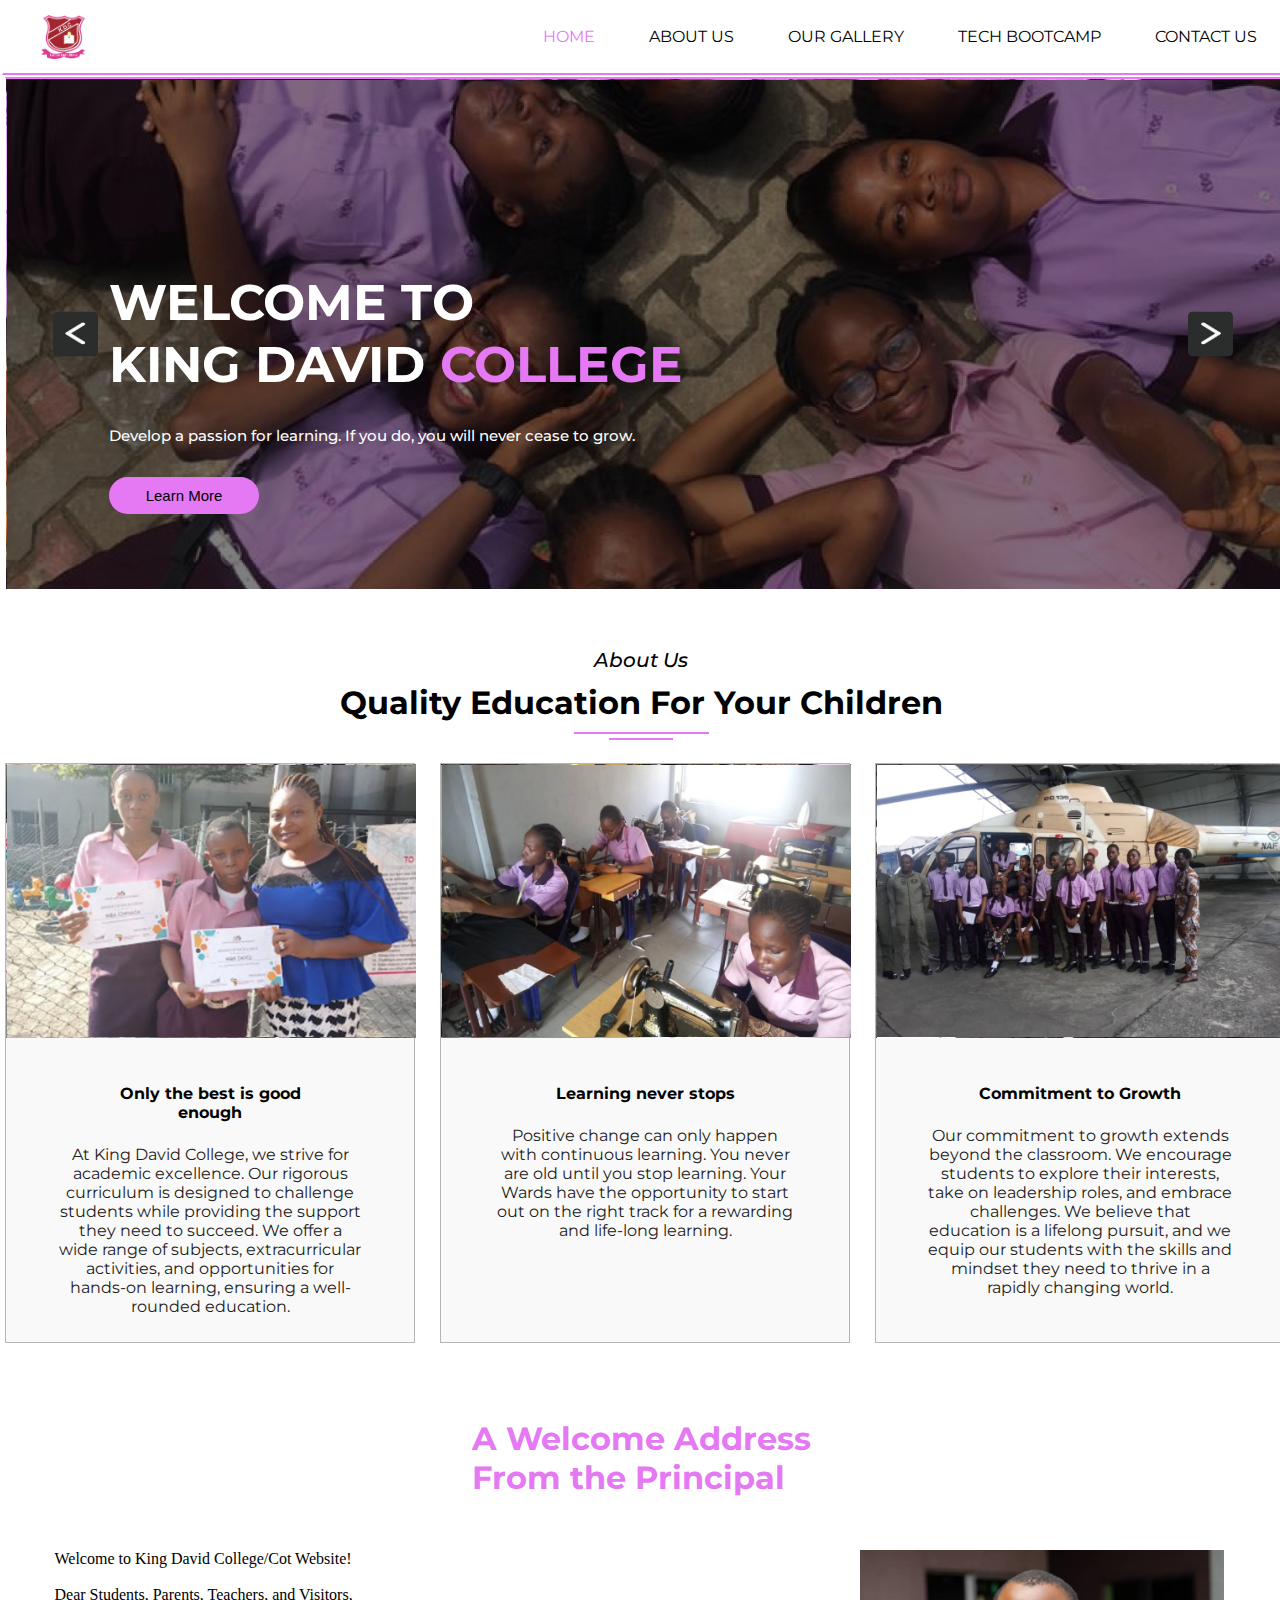
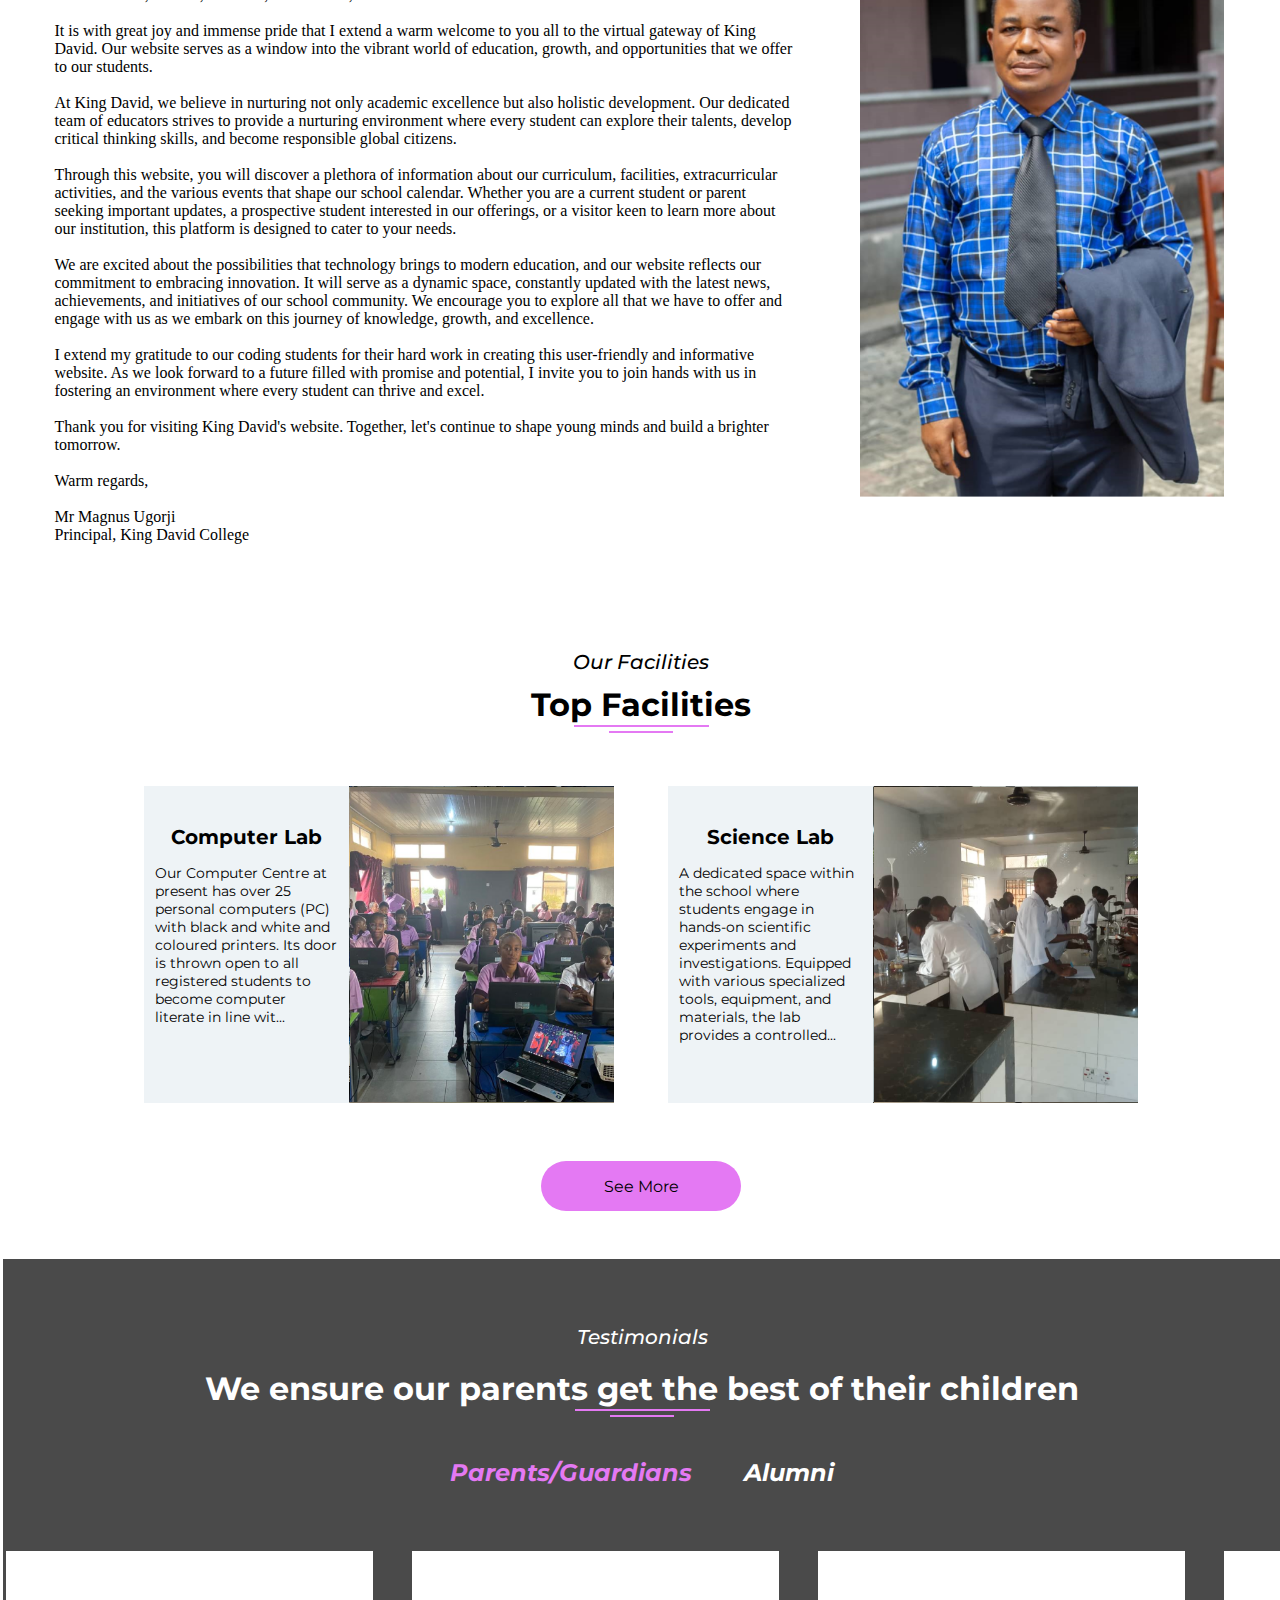
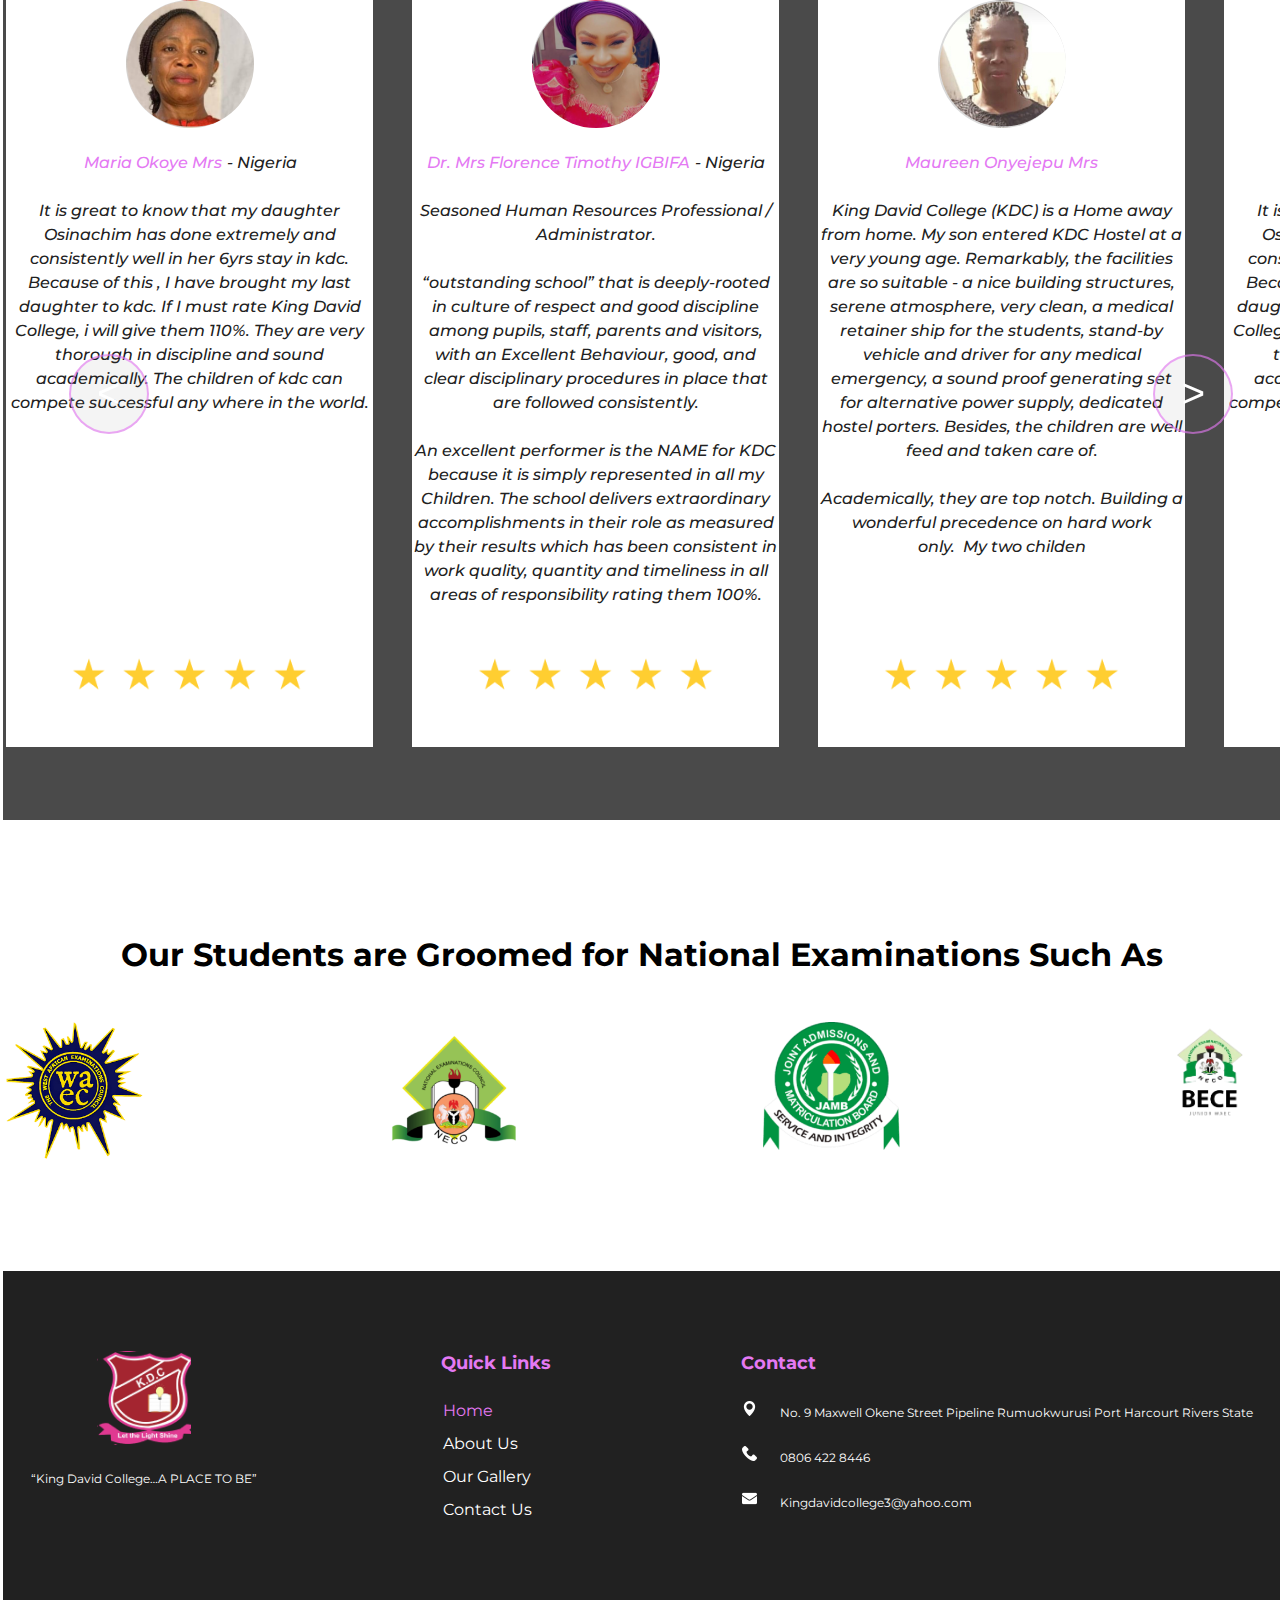
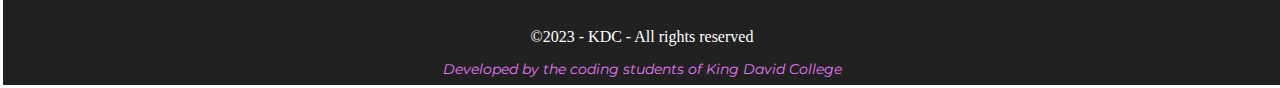
<file: index.html>
<!DOCTYPE html>
<html lang="en">

<head>
  <meta charset="UTF-8" />
  <meta name="viewport" content="width=device-width, initial-scale=1.0" />
  <link rel="stylesheet" href="./styles.css" />
  <link href="https://fonts.googleapis.com/css?family=Montserrat:400,500,700,900|Ubuntu:400,500,700" rel="stylesheet" />
  <title>King David College</title>
  <link rel="shortcut icon" href="./Resources/kdc bag.png" type="image/x-icon">
</head>

<body id="root">
  <div class="sandwichmenu">
    <button id="close"></button>
    <ul>
      <a href="./index.html"><li>Home</li></a>
      <a href="./AboutUsCollege/index.html"><li>About Us</li></a>
      <a href="./Bootcamp/index.html"><li>Tech Bootcamp</li></a>
      <a href="./Gallery/index.html"><li>Our Gallery</li></a>
      <a href="./ContactUs/index.html"><li>Contact Us</li></a>
      
    </ul>
  </div>
  <nav>
    <img src="./Resources/kdc bag.png" onclick="logoClick()">
    <ul>
      <a href="./index.html">
        <li>HOME</li>
      </a>
      <a href="./AboutUsCollege/index.html">
        <li>ABOUT US</li>
      </a>
      <a href="./Gallery/index.html">
        <li>OUR GALLERY</li>
      </a>
      <a href="./Bootcamp/index.html">
        <li>TECH BOOTCAMP</li>
      </a>
      <a href="./ContactUs/index.html">
        <li>CONTACT US</li>
      </a>
    </ul>
    <button id="sandwichbutton"></button>
  </nav>
  <main>
    <div class="slidercontainer">
      <div class="sliderwrapper">
        <button id='left' class="arrow"><img src="./Resources/arrowleft.png" alt=""></button>
        <button id='right' class="arrow"><img src="./Resources/arrowright.png" alt=""></button>
        <div class='slider' id="sliderid">

          <div id="slide1" class='slides'>
            <div class='overlay'>
              <h1>
                WELCOME TO <br />
                KING DAVID<span> COLLEGE</span>
              </h1>
              <p>
                Develop a passion for learning. If you do, you will never
                cease to grow.
              </p>
              <a href="./AboutUsCollege/index.html"><button>Learn More</button></a>
            </div>
          </div>
          <div id="slide2" class='slides'>
            <div class='overlay'>
              <h1>
                WELCOME TO <br />
                KING DAVID<span> COT</span>
              </h1>
              <p>
                Develop a passion for learning. If you do, you will never
                cease to grow.
              </p>
              <a href="./AboutUsCot/index.html"><button>Learn More</button></a>
            </div>
          </div>
          <div id="slide3" class="slides">
            <div class='overlay'>
              <h1>
                LEARN CODING<span> SKILLS</span>
              </h1>
              <p>
                Develop a passion for learning. If you do, you will never
                cease to grow.
              </p>
              <a href="./Bootcamp/index.html"><button>Learn More</button></a>
            </div>
          </div>
        </div>
      </div>
    </div>
    <section class="aboutus">
      <h6>About Us</h6>
      <h2>Quality Education For Your Children</h2>
      <div class="longline"></div>
      <div class="shortline"></div>
      <div class="mothercard">
        <div class="card">
          <div id="cardimage1"></div>
          <h6>Only the best is good<br>enough</h6>
          <p>At King David College, we strive for academic excellence. Our rigorous curriculum is designed to challenge
            students while providing the support they need to succeed. We offer a wide range of subjects,
            extracurricular activities, and opportunities for hands-on learning, ensuring a well-rounded education.</p>
        </div>
        <div class="card">
          <div id="cardimage2"></div>
          <h6>Learning never stops</h6>
          <p>Positive change can only happen with continuous learning. You never are old until you stop learning. Your
            Wards have the opportunity to start out on the right track for a rewarding and life-long learning.</p>
        </div>
        <div class="card">
          <div id="cardimage3"></div>
          <h6>Commitment to Growth</h6>
          <p>Our commitment to growth extends beyond the classroom. We encourage students to explore their interests,
            take on leadership roles, and embrace challenges. We believe that education is a lifelong pursuit, and we
            equip our students with the skills and mindset they need to thrive in a rapidly changing world.
          </p>
        </div>
      </div>
      </div>
    </section>
    <section id="WelcomeAddress">
      <h2>A Welcome Address<br>From the Principal</h2>
      <div id="flex">
        <article>
          Welcome to King David College/Cot Website! <br><br>

          Dear Students, Parents, Teachers, and Visitors,<br><br>

          It is with great joy and immense pride that I extend a warm welcome to you all to the virtual gateway of King
          David. Our website serves as a window into the vibrant world of education, growth, and opportunities that we
          offer to our students.<br><br>

          At King David, we believe in nurturing not only academic excellence but also holistic development. Our
          dedicated team of educators strives to provide a nurturing environment where every student can explore their
          talents, develop critical thinking skills, and become responsible global citizens.<br><br>

          Through this website, you will discover a plethora of information about our curriculum, facilities,
          extracurricular activities, and the various events that shape our school calendar. Whether you are a current
          student or parent seeking important updates, a prospective student interested in our offerings, or a visitor
          keen to learn more about our institution, this platform is designed to cater to your needs.<br><br>

          We are excited about the possibilities that technology brings to modern education, and our website reflects
          our commitment to embracing innovation. It will serve as a dynamic space, constantly updated with the latest
          news, achievements, and initiatives of our school community. We encourage you to explore all that we have to
          offer and engage with us as we embark on this journey of knowledge, growth, and excellence.<br><br>

          I extend my gratitude to our coding students for their hard work in creating this user-friendly and
          informative website. As we look forward to a future filled with promise and potential, I invite you to join
          hands with us in fostering an environment where every student can thrive and excel.<br><br>

          Thank you for visiting King David's website. Together, let's continue to shape young minds and build a
          brighter tomorrow.<br><br>

          Warm regards,<br><br>

          Mr Magnus Ugorji<br>
          Principal, King David College
        </article>
        <img src="./Resources/principal.png">
      </div>
    </section>
    <section id="facilities">
      <h6>Our Facilities</h6>
      <h3>Top Facilities</h3>
      <div class="longline"></div>
      <div class="shortline"></div>
      <div class="motherlab">
        <div class="labcard">
          <div class="labcardtextbox">
            <p>Computer Lab</p>
            <article>Our Computer Centre at present has over 25 personal computers (PC) with black and white and
              coloured printers. Its door is thrown open to all registered students to become computer literate in line
              wit...</article>
          </div>
          <div class="computerlab">
          </div>
        </div>
        <div class="labcard">
          <div class="labcardtextbox">
            <p> Science Lab</p>
            <article>A  dedicated space within the school where students engage in hands-on scientific experiments and investigations. Equipped with various specialized tools, equipment, and materials, the lab provides a controlled...</article>
          </div>
          <div class="sciencelab"></div>
        </div>
      </div>
      <a href="./Facilities/index.html"><button>See More</button></a>
    </section>
    <section id="Testimonials">
      <p>Testimonials</p>
      <h3>We ensure our parents get the best of their children</h3>
      <div class="longline"></div>
      <div class="shortline"></div>
      <ul>
        <li id='parentsbutton'>Parents/Guardians</li>
        <li id="alumnibutton">Alumni</li>
      </ul>
      <div class="testimonialswrapper">
        <div class="MTestimonialcardswrapper">
          <button id="testleft" class = 'testbuttons'><</button>
          <button id="testright" class = 'testbuttons'>></button>
          <div class="MTestimonialcards">
          <div class="Testimonialcard">
            <div class="circle" id="parent1"></div>
            <p id="comment"><span>Maria Okoye Mrs</span> - Nigeria <br><br> It is great to know that my daughter
              Osinachim
              has done extremely and consistently well in her 6yrs stay in kdc. Because of this , I have brought my last
              daughter to kdc. If I must rate King David College, i will give them 110%. They are very thorough in
              discipline and sound academically. The children of kdc can compete successful any where in the world.</p>
            <img src="./Resources/Stars.png">
          </div>
          <div class="Testimonialcard">
            <div class="circle" id="parent2"></div>
            <p id="comment"><span>Dr. Mrs Florence Timothy IGBIFA</span> - Nigeria <br><br> Seasoned Human Resources
              Professional / Administrator. <br><br> “outstanding school” that is deeply-rooted in culture of respect and good
              discipline among pupils, staff, parents and visitors, with an Excellent Behaviour, good, and clear
              disciplinary procedures in place that are followed consistently. <br><br> An excellent performer is the NAME for
              KDC
              because it is simply represented in all my Children. The school delivers extraordinary accomplishments in
              their role as measured by their results which has been consistent in work quality, quantity and timeliness
              in all areas of responsibility rating them 100%.</p>
            <img src="./Resources/Stars.png">
          </div>
          <div class="Testimonialcard">
            <div class="circle" id="parent3"></div>
            <p id="comment"><span>Maureen Onyejepu Mrs</span><br><br> 

              King David College (KDC) is a Home away from home.   My son entered KDC Hostel at a very young age.  Remarkably,  the facilities are so suitable - a nice building structures, serene atmosphere, very clean, a medical retainer ship for the students, stand-by vehicle and driver for any medical emergency, a sound proof generating set for alternative power supply, dedicated hostel porters.  Besides, the children are well feed and taken care of.
              
             <br><br> Academically, they are top notch.  Building a wonderful precedence on hard work only.  My two childen</p>
            <img src="./Resources/Stars.png">
          </div>
          <div class="Testimonialcard">
            <div class="circle" id="parent1"></div>
            <p id="comment"><span>Maria Okoye Mrs</span> - Nigeria <br><br> It is great to know that my daughter
              Osinachim
              has done extremely and consistently well in her 6yrs stay in kdc. Because of this , I have brought my last
              daughter to kdc. If I must rate King David College, i will give them 110%. They are very thorough in
              discipline and sound academically. The children of kdc can compete successful any where in the world.</p>
            <img src="./Resources/Stars.png">
          </div>
        </div>
      </div>
      <div class="MTestimonialcardswrapper">
        <button id="testleft2" class = 'testbuttons'><</button>
          <button id="testright2" class = 'testbuttons'>></button>
        <div class="MTestimonialcards">
          <div class="Testimonialcard">
            <div class="circle" id="alum1"></div>
            <p id="comment"><span>Chimdi Alexis Onyekesi.</span><br><br><strong> Ex-student King David College, 2010 graduating
              class. <br> Profession: Medical Doctor</strong><br><br> Rating - 10/10. King David College instilled the right values and
              confidence that propelled my growth in my career and in life. As our motto says; "let the light shine,"
              I'm
              doing just that as an alumnus of this great school.</p>
            <img src="./Resources/Stars.png">
          </div>
          <div class="Testimonialcard">
            <div class="circle" id="alum2"></div>
            <p id="comment"><span>Asanwana Senior Asanwana (LL.B, BL, LL.M)</span><br><br><strong>  Legal Practitioner (Currently a Legal Officer with one of the major oil marketers in Nigeria) <br> Area of specialization, Oil and Gas, Energy Law & Maritime Law. <br> Senior Prefect, graduation set of 2009/2010</strong><br><br> I rate KDC my Alma mater a 10/10 as the solid foundations that were laid guided me and shaped my path in life into becoming a beacon of shining light.</p>
            <img src="./Resources/Stars.png">
          </div>
          <div class="Testimonialcard">
            <div class="circle" id="alum3"></div>
            <p id="comment"><span> Elekwachi Godselect B.MLS,AMLSCN,MPH,MSC,HCPC</span> <br><br><strong>( Biomedical scientist, Chemical pathologist, public health expert) <br> Ex student King David College</strong> <br><br> Rating - 100 % Character and in learning</p>
            <img src="./Resources/Stars.png">
          </div>
        </div>
        </div>
      </div>
    </section>
    <section id="Exams">
      <h3>Our Students are Groomed for National Examinations Such As</h3>
      <div class="examlogos">
        <div class="logo" id="logo1"></div>
        <div class="logo" id="logo2"></div>
        <div class="logo" id="logo3"></div>
        <div class="logo" id="logo4"></div>
      </div>
    </section>
    <footer>
      <div class="links">
        <div class="badge" onclick="logoClick()">
          <div class="img"></div>
          <p>“King David College…A PLACE TO BE”</p>
        </div>
        <div class="quicklinks">
          <h3>Quick Links</h3>
          <ul>
            <li><a href="./index.html">Home</a></li>
            <li><a href="./AboutUsCollege/index.html">About Us</a></li>
            <li><a href="./Gallery/index.html">Our Gallery</a></li>
            <li><a href="./ContactUs/index.html">Contact Us</a></li>
          </ul>

        </div>
        <div class="contact">
          <h3>Contact </h3>
          <div class="location">
            <img src="./Resources/location-pin 1.png">
            <p>No. 9 Maxwell Okene Street Pipeline Rumuokwurusi Port Harcourt Rivers State</p>
          </div>
          <div class="contact">
            <img src="./Resources/phone-call 1.png">
            <p>0806 422 8446</p>
          </div>
          <div class="email">
            <img src="./Resources/email (1) 1.png">
            <p>Kingdavidcollege3@yahoo.com</p>
          </div>
        </div>
      </div>
      <p class="copyright">©2023 - KDC - All rights reserved</p>
      <p class="developers">Developed by the coding students of King David College</p>
    </footer>
  </main>
</body>
<script type="text/javascript">
  const logoClick = () => {
    window.open('./index.html', '_self')
  }

  if (screen.width <= 1275) {
    document.getElementById('root').style.width = `${screen.width}px`
  }

  document.getElementById('sandwichbutton').addEventListener('click', () => {
    document.getElementsByClassName('sandwichmenu')[0].classList.toggle('active')
  })
  document.getElementById('close').addEventListener('click', () => {
    document.getElementsByClassName('sandwichmenu')[0].classList.toggle('active')
  })
  document.addEventListener('click', ({target}) => {
    if(target != document.getElementById('sandwichbutton') && !document.getElementsByClassName('sandwichmenu')[0].contains(target)) {
      document.getElementsByClassName('sandwichmenu')[0].classList.remove('active')
    }
  })

  let navIcons = document.getElementsByTagName('a')
    for (let i = 0; i < navIcons.length; i++) {
        if (navIcons[i].getAttribute('href') === './index.html') {
            navIcons[i].style.color = '#E479F3'
            if (navIcons[i].children[0]) {
              navIcons[i].children[0].style.color = '#E479F3'
            }
        }
    }

  let sliderIndex = 0
  let sliderIndexLeft = 1

  const slider = document.getElementById('sliderid')
  let sliderClone = slider.cloneNode(true)

  const testimonialSlider = document.getElementsByClassName('testimonialswrapper')[0]
  document.getElementById("right").addEventListener("click", () => {
    if ((slider.children.length - 1) * slider.clientWidth <= slider.scrollLeft) {
      const first = slider.children[sliderIndex].cloneNode(true)
      slider.appendChild(first)
      sliderIndex++
    }
    document.getElementById("sliderid").scrollBy({
      top: 0,
      left: screen.width,
      scrollBehavior: "smooth"
    })
    console.log(slider.scrollLeft)

  })

  document.getElementById("left").addEventListener("click", () => {
    if (slider.scrollLeft < 100) {
      const last = sliderClone.children[sliderClone.children.length - sliderIndexLeft].cloneNode(true)
      slider.prepend(last)
      sliderIndexLeft >= sliderClone.children.length ? sliderIndexLeft = 1 : sliderIndexLeft++
    }
    document.getElementById("sliderid").scrollBy({
      top: 0,
      left: -screen.width,
      scrollBehavior: "smooth"
    })
  })

  if (testimonialSlider.scrollLeft < testimonialSlider.clientWidth) {
    document.getElementById('parentsbutton').style.color = '#E479F3'
    document.getElementById('alumnibutton').style.color = '#ffffff'
  }

  document.getElementById('parentsbutton').addEventListener('click', () => {
    testimonialSlider.scrollLeft = 0
  })

  document.getElementById('alumnibutton').addEventListener('click', () => {
    testimonialSlider.scrollLeft = testimonialSlider.clientWidth
  })

  testimonialSlider.addEventListener('scroll', () => {
    if (testimonialSlider.scrollLeft >= testimonialSlider.clientWidth) {
      document.getElementById('parentsbutton').style.color = '#ffffff'
      document.getElementById('alumnibutton').style.color = '#E479F3'
    } else {
      document.getElementById('parentsbutton').style.color = '#E479F3'
      document.getElementById('alumnibutton').style.color = '#ffffff'
    }
  })

  let carouselFocus = false
  slider.addEventListener('mouseenter', ()=>{
    carouselFocus = true
  })
  slider.addEventListener('mouseleave', ()=>{
    carouselFocus = false
  })

  setInterval(() => {
    if (!carouselFocus && !document.getElementsByClassName('sandwichmenu')[0].classList.contains('active')) {
      document.getElementById('right').click()
    }
  }, 5000)

  for (let i = 0; i < 2; i++) {
    if (document.getElementsByClassName('MTestimonialcards')[i].children.length < 4) {
      document.getElementsByClassName('MTestimonialcards')[i].style.justifyContent = 'center'
    }
  }

  let buttonRightFocus = false
  let buttonRightFocus2 = false
  let buttonLeftFocus = false
  let buttonLeftFocus2 = false
  document.getElementById('testright').addEventListener('mouseover', () => {
    buttonRightFocus = true
  })
  document.getElementById('testright2').addEventListener('mouseover', () => {
    buttonRightFocus2 = true
  })
  document.getElementById('testright').addEventListener('mouseleave', () => {
    buttonRightFocus = false
  })
  document.getElementById('testright2').addEventListener('mouseleave', () => {
    buttonRightFocus2 = false
  })

  document.getElementById('testleft').addEventListener('mouseover', () => {
    buttonLeftFocus = true
  })
  document.getElementById('testleft2').addEventListener('mouseover', () => {
    buttonLeftFocus2 = true
  })
  document.getElementById('testleft').addEventListener('mouseleave', () => {
    buttonLeftFocus = false
  })
  document.getElementById('testleft2').addEventListener('mouseleave', () => {
    buttonLeftFocus2 = false
  })

  setInterval(()=>{
    if(buttonRightFocus) {
      document.getElementsByClassName('MTestimonialcards')[0].scrollLeft = document.getElementsByClassName('MTestimonialcards')[0].scrollLeft + 10
      document.getElementById('testright').style.backgroundColor = '#4a4a4a'
    } else {
      document.getElementById('testright').style.backgroundColor = '#4a4a4a10'
    }
    if(buttonRightFocus2) {
      document.getElementsByClassName('MTestimonialcards')[1].scrollLeft = document.getElementsByClassName('MTestimonialcards')[1].scrollLeft + 10
      document.getElementById('testright2').style.backgroundColor = '#4a4a4a'
    } else {
      document.getElementById('testright2').style.backgroundColor = '#4a4a4a10'
    }

    if(buttonLeftFocus) {
      document.getElementsByClassName('MTestimonialcards')[0].scrollLeft = document.getElementsByClassName('MTestimonialcards')[0].scrollLeft - 10
      document.getElementById('testleft').style.backgroundColor = '#4a4a4a'
    } else {
      document.getElementById('testleft').style.backgroundColor = '#4a4a4a10'
    }
    if(buttonLeftFocus2) {
      document.getElementsByClassName('MTestimonialcards')[1].scrollLeft = document.getElementsByClassName('MTestimonialcards')[1].scrollLeft - 10
      document.getElementById('testleft2').style.backgroundColor = '#4a4a4a'
    } else {
      document.getElementById('testleft2').style.backgroundColor = '#4a4a4a10'
    }

    /*if (document.getElementsByClassName('MTestimonialcards')[0].scrollLeft + document.getElementsByClassName('MTestimonialcards')[0].offsetWidth >= document.getElementsByClassName('MTestimonialcards')[0].scrollWidth -50) {
        document.getElementById('testright').style.backgroundColor = '#4a4a4a80'
      } else {
        document.getElementById('testright').style.backgroundColor = '#4a4a4a'
      }
    if (document.getElementsByClassName('MTestimonialcards')[1].scrollLeft + document.getElementsByClassName('MTestimonialcards')[1].offsetWidth >= document.getElementsByClassName('MTestimonialcards')[1].scrollWidth -50) {
        document.getElementById('testright2').style.backgroundColor = '#4a4a4a80'
      } else {
        document.getElementById('testright2').style.backgroundColor = '#4a4a4a'
      }

    if (document.getElementsByClassName('MTestimonialcards')[0].scrollLeft === 0) {
      document.getElementById('testleft').style.backgroundColor = '#4a4a4a80'
    } else {
      document.getElementById('testleft').style.backgroundColor = '#4a4a4a'
    }
    if (document.getElementsByClassName('MTestimonialcards')[1].scrollLeft === 0) {
      document.getElementById('testleft2').style.backgroundColor = '#4a4a4a80'
    } else {
      document.getElementById('testleft2').style.backgroundColor = '#4a4a4a'
    }*/
  },10)

</script>

</html>
</file>
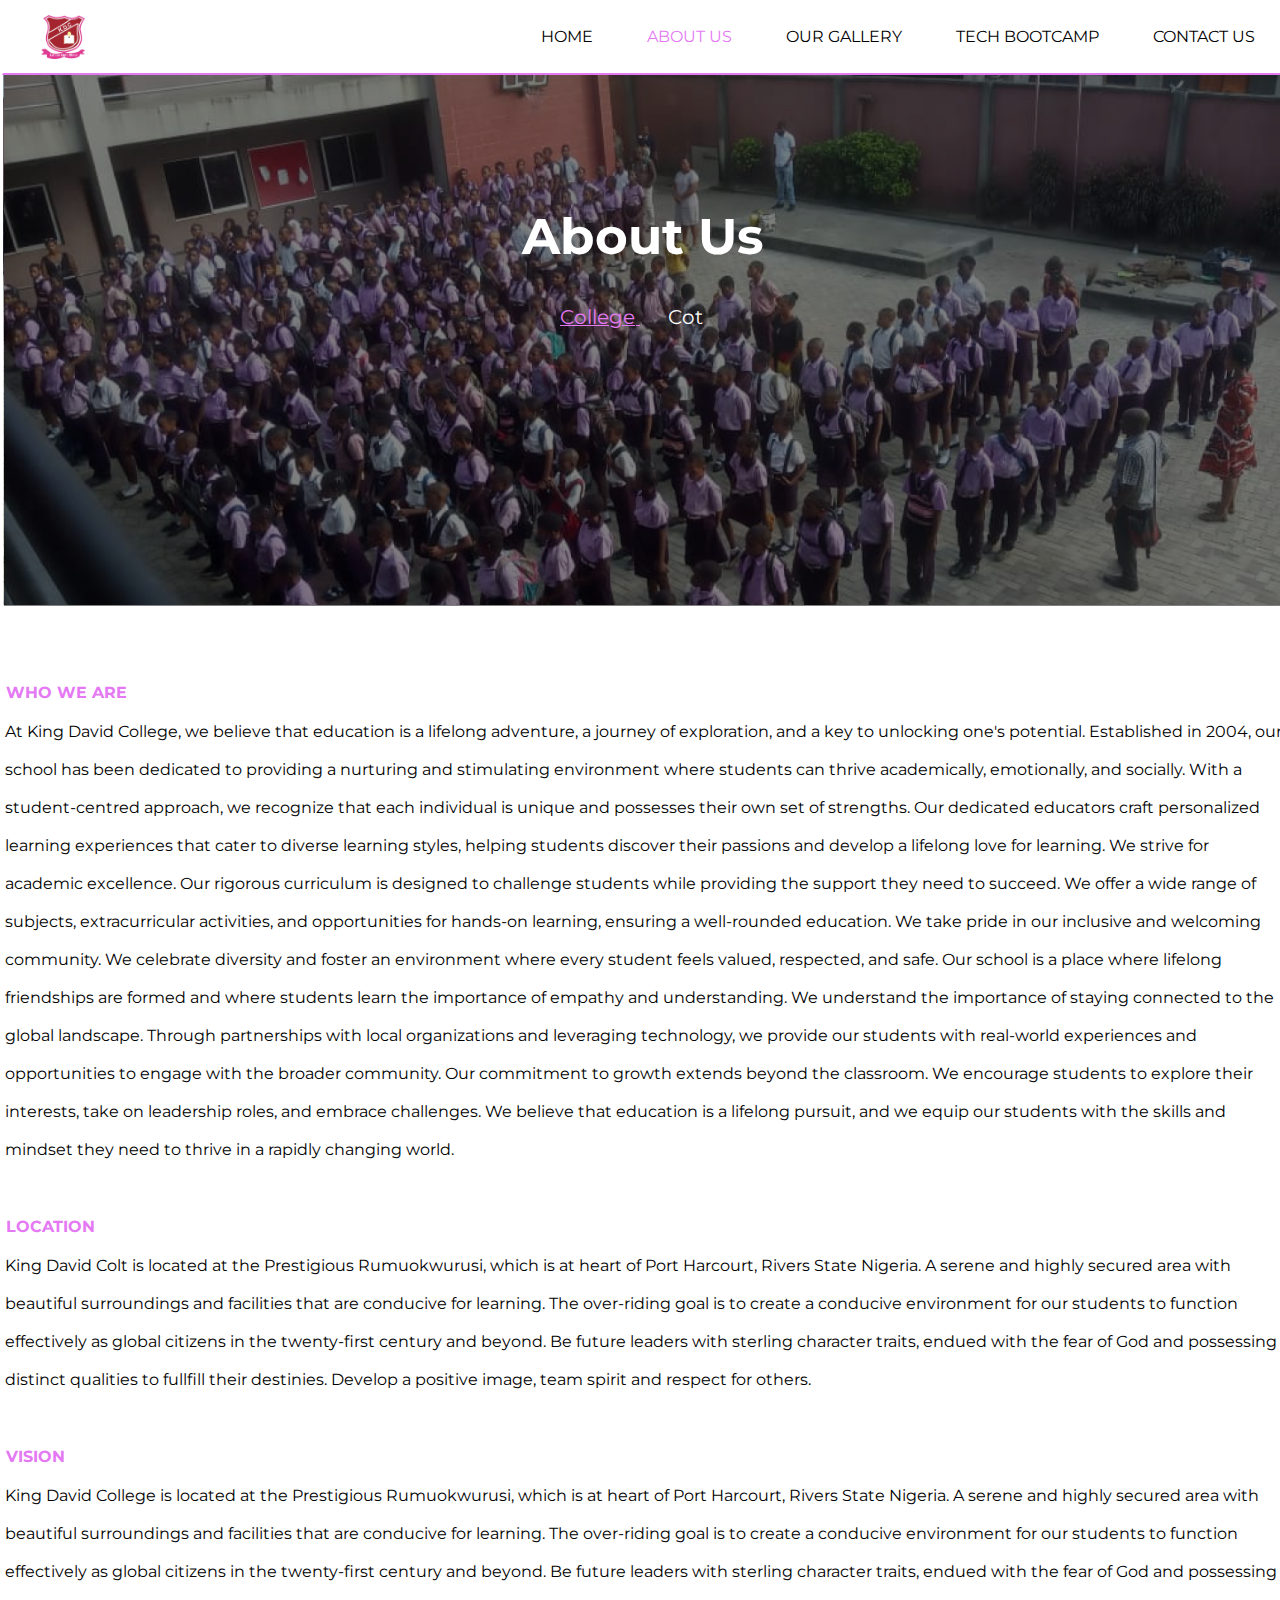
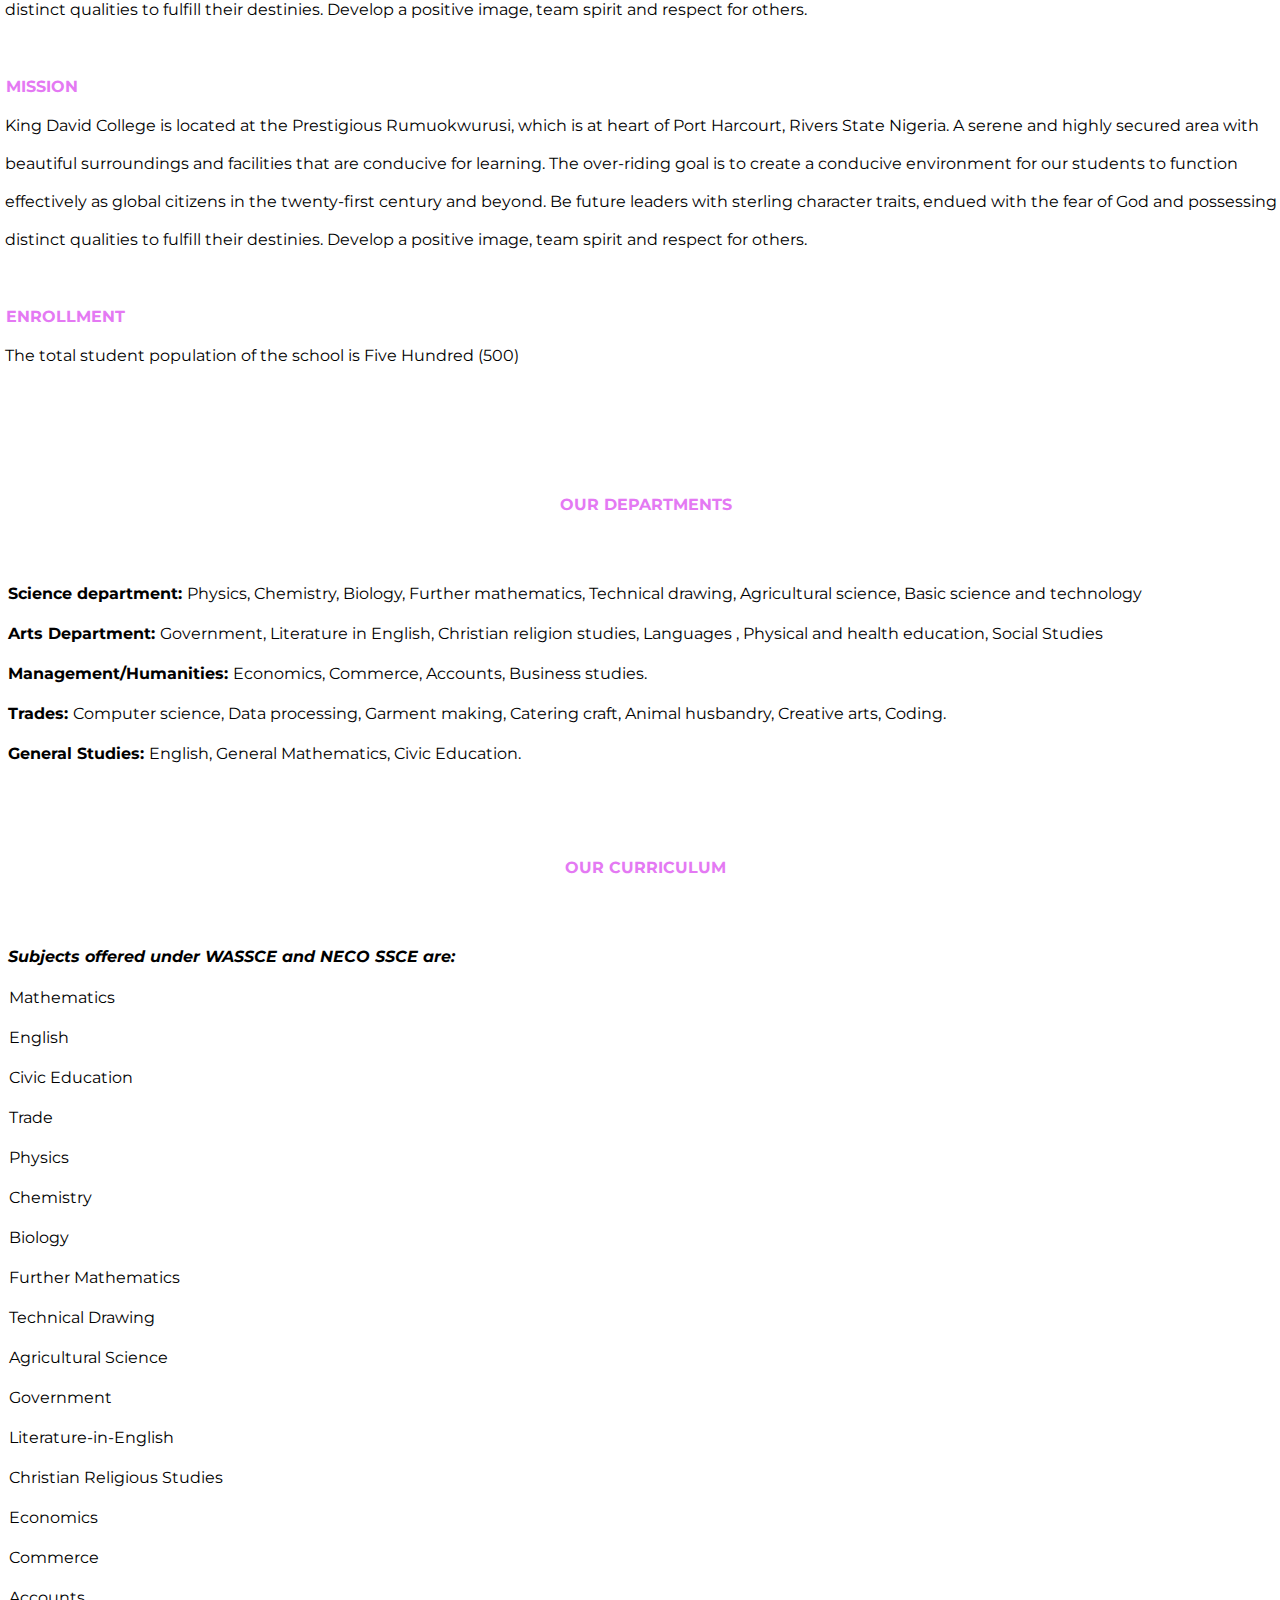
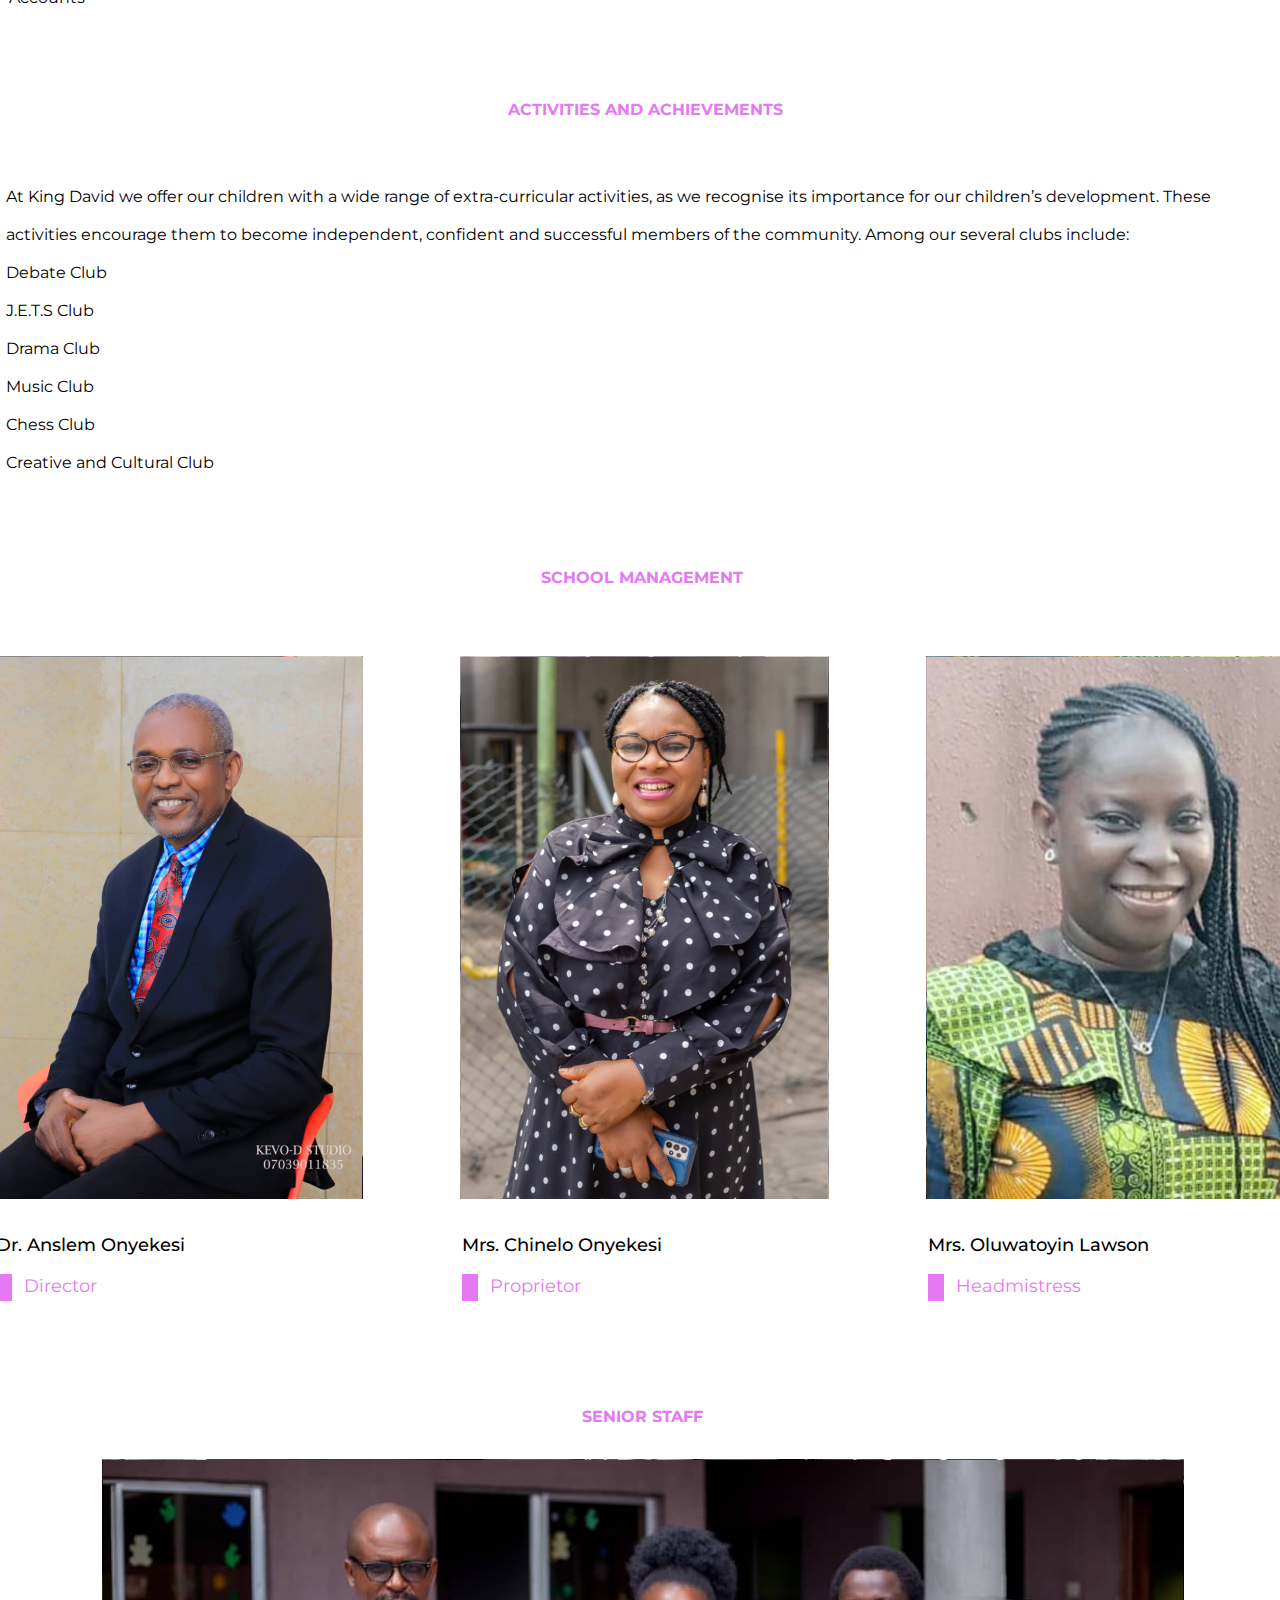
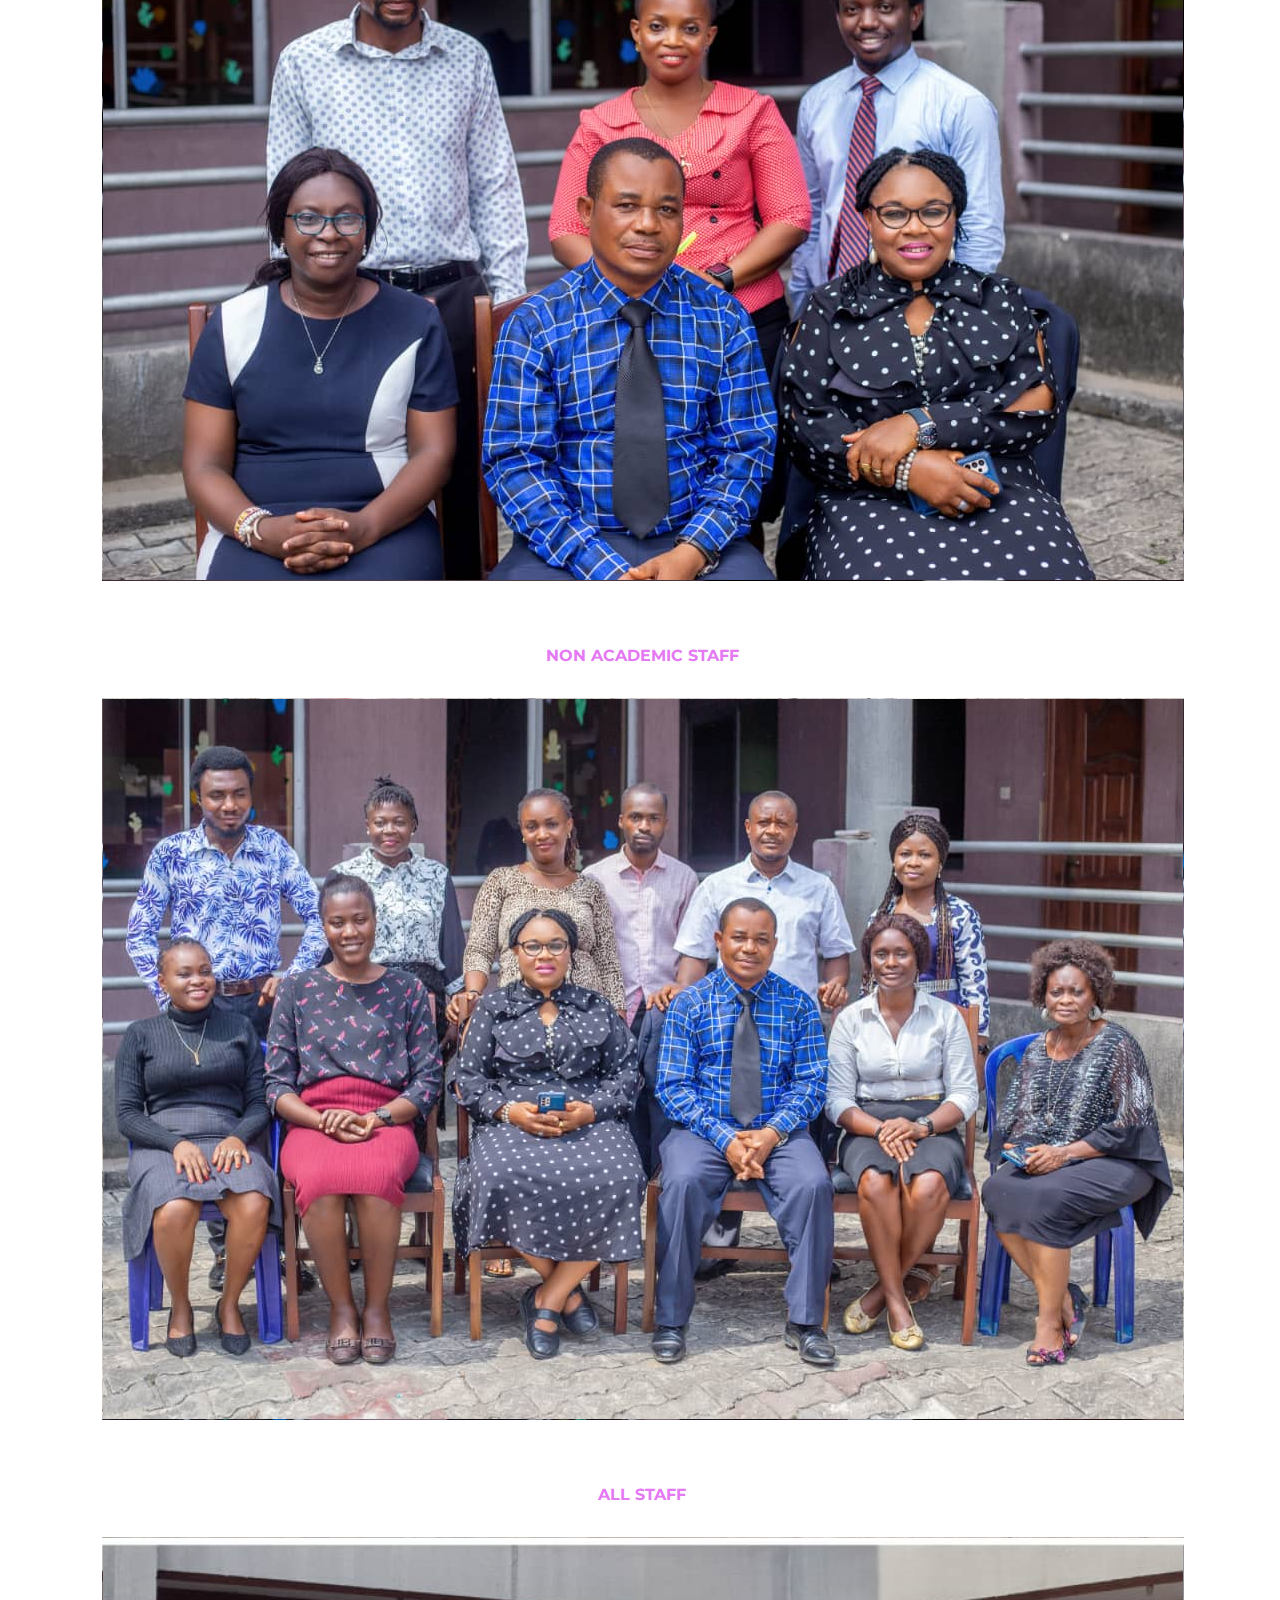
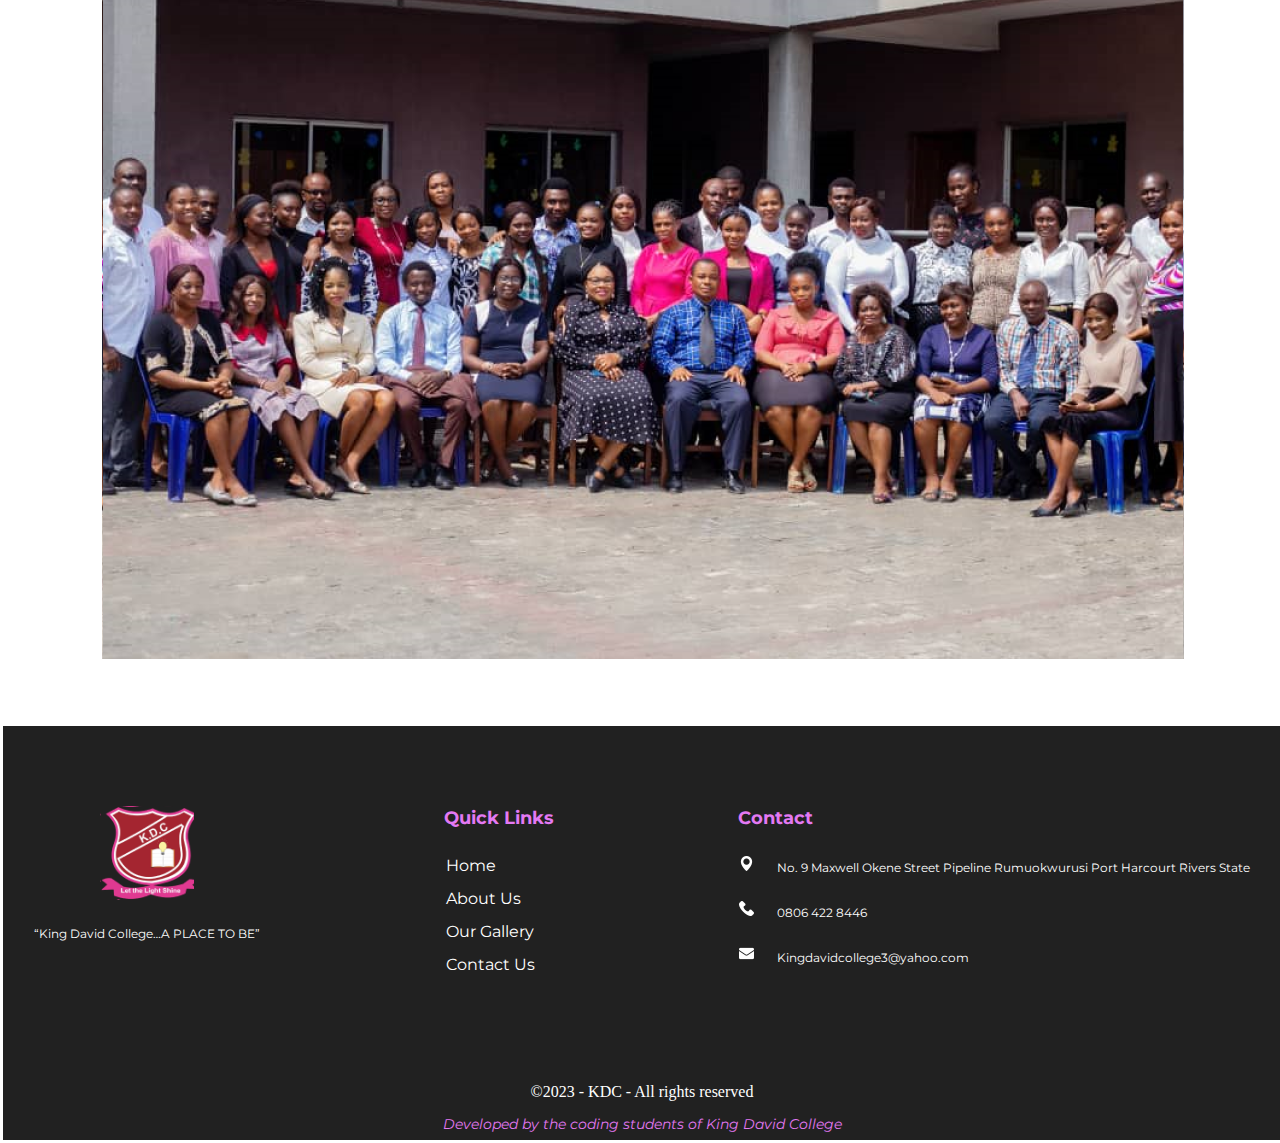
<file: AboutUsCollege/index.html>
<!DOCTYPE html>
<html lang="en">

<head>
    <meta charset="UTF-8" />
    <meta name="viewport" content="width=device-width, initial-scale=1.0" />
    <link rel="stylesheet" href="./styles.css" />
    <link href="https://fonts.googleapis.com/css?family=Montserrat:400,500,700,900|Ubuntu:400,500,700"
        rel="stylesheet" />
    <title>College | King David College</title>
    <link rel="shortcut icon" href="../Resources/kdc bag.png" type="image/x-icon">
</head>

<body>
    <div class="sandwichmenu">
        <button id="close"></button>
        <ul>
          <a href="../index.html"><li>Home</li></a>
          <a href="../AboutUsCollege/index.html"><li>About Us</li></a>
          <a href="../Bootcamp/index.html"><li>Tech Bootcamp</li></a>
          <a href="../Gallery/index.html"><li>Our Gallery</li></a>
          <a href="../ContactUs/index.html"><li>Contact Us</li></a>
          
        </ul>
      </div>
    <nav>
        <img src="../Resources/kdc bag.png" onclick="logoClick()">
        <ul>
            <a href="../index.html">
                <li>HOME</li>
            </a>
            <a href="../AboutUSCollege/index.html">
                <li>ABOUT US</li>
            </a>
            <a href="../Gallery/index.html">
                <li>OUR GALLERY</li>
            </a>
            <a href="../Bootcamp/index.html">
                <li>TECH BOOTCAMP</li>
            </a>
            <a href="../ContactUs/index.html">
                <li>CONTACT US</li>
            </a>
        </ul>
        <button id="sandwichbutton"></button>
    </nav>
    <main>
        <div class="banner">
            <div class="overlay">
                <h1>About Us</h1>
                <ul>
                    <span><a id="college" href="./index.html">
                            <li>College</li>
                        </a></span>
                    <a href="../AboutUsCot/index.html" id="cot">
                        <li>Cot</li>
                    </a>
                </ul>
            </div>
        </div>
        <section class="about">
            <article>
                <h6>WHO WE ARE</h6>
                At King David College, we believe that education is a lifelong adventure, a journey of exploration, and
                a key to unlocking one's potential. Established in 2004, our school has been dedicated to providing a
                nurturing and stimulating environment where students can thrive academically, emotionally, and socially.
                With a student-centred approach, we recognize that each individual is unique and possesses their own set
                of strengths. Our dedicated educators craft personalized learning experiences that cater to diverse
                learning styles, helping students discover their passions and develop a lifelong love for learning.
                We strive for academic excellence. Our rigorous curriculum is designed to challenge students while
                providing the support they need to succeed. We offer a wide range of subjects, extracurricular
                activities, and opportunities for hands-on learning, ensuring a well-rounded education. We take pride in
                our inclusive and welcoming community. We celebrate diversity and foster an environment where every
                student feels valued, respected, and safe. Our school is a place where lifelong friendships are formed
                and where students learn the importance of empathy and understanding.
                We understand the importance of staying connected to the global landscape. Through partnerships with
                local organizations and leveraging technology, we provide our students with real-world experiences and
                opportunities to engage with the broader community. Our commitment to growth extends beyond the
                classroom. We encourage students to explore their interests, take on leadership roles, and embrace
                challenges. We believe that education is a lifelong pursuit, and we equip our students with the skills
                and mindset they need to thrive in a rapidly changing world.
                <br><br>
                <h6>LOCATION</h6>
                King David Colt is located at the Prestigious Rumuokwurusi, which is at heart of Port Harcourt, Rivers
                State Nigeria. A serene and highly secured area with beautiful surroundings and facilities that are
                conducive for learning. The over-riding goal is to create a conducive environment for our students to
                function effectively as global citizens in the twenty-first century and beyond. Be future leaders with
                sterling character traits, endued with the fear of God and possessing distinct qualities to fullfill
                their destinies. Develop a positive image, team spirit and respect for others.
                <br><br>
                <h6>VISION</h6>
                King David College is located at the Prestigious Rumuokwurusi, which is at heart of Port Harcourt,
                Rivers State Nigeria. A serene and highly secured area with beautiful surroundings and facilities that
                are conducive for learning. The over-riding goal is to create a conducive environment for our students
                to function effectively as global citizens in the twenty-first century and beyond. Be future leaders
                with sterling character traits, endued with the fear of God and possessing distinct qualities to fulfill
                their destinies. Develop a positive image, team spirit and respect for others.
                <br><br>
                <h6>MISSION</h6>
                King David College is located at the Prestigious Rumuokwurusi, which is at heart of Port Harcourt,
                Rivers State Nigeria. A serene and highly secured area with beautiful surroundings and facilities that
                are conducive for learning. The over-riding goal is to create a conducive environment for our students
                to function effectively as global citizens in the twenty-first century and beyond. Be future leaders
                with sterling character traits, endued with the fear of God and possessing distinct qualities to fulfill
                their destinies. Develop a positive image, team spirit and respect for others.
                <br><br>
                <h6>ENROLLMENT</h6>
                The total student population of the school is Five Hundred (500)
                <br><br>
                <h6 class="our-departments">OUR DEPARTMENTS</h6>
                <div class="departments-container">
                    <p><span>Science department:</span> Physics, Chemistry, Biology, Further mathematics, Technical
                        drawing, Agricultural science, Basic science and technology</p>
                    <p><span>Arts Department:</span> Government, Literature in English, Christian religion studies,
                        Languages , Physical and health education, Social Studies</p>
                    <p><span>Management/Humanities:</span> Economics, Commerce, Accounts, Business studies.</p>
                    <p><span>Trades:</span> Computer science, Data processing, Garment making, Catering craft, Animal
                        husbandry, Creative arts, Coding. </p>
                    <p><span>General Studies:</span> English, General Mathematics, Civic Education.</p>
                </div>

 <div class="subjects">
                    <h6>OUR CURRICULUM</h6>
                    <div class="subjectsoffered">
                        <p style="font-weight: bolder;">Subjects offered under WASSCE and NECO SSCE are:</p>
                        <ul>
                            <li>Mathematics</li>
                            <li>English</li>
                            <li>Civic Education</li>
                            <li>Trade</li>
                            <li>Physics</li>
                            <li>Chemistry</li>
                            <li>Biology</li>
                            <li>Further Mathematics</li>
                            <li>Technical Drawing</li>
                            <li>Agricultural Science</li>
                            <li>Government</li>
                            <li>Literature-in-English</li>
                            <li>Christian Religious Studies</li>
                            <li>Economics</li>
                            <li>Commerce</li>
                            <li>Accounts</li>
                        </ul>
                    </div>
                    <br>
                    <br>
                    <h6 style="margin-top: 2rem;">ACTIVITIES AND ACHIEVEMENTS </h6>
                    At King David we offer our children with a wide range of extra-curricular activities, as we recognise its importance for our children’s development. These activities encourage them to become independent, confident and successful members of the community. Among our several clubs include:
                    <br>
                    Debate Club <br>
                    J.E.T.S Club <br>
                    Drama Club <br>
                    Music Club <br>
                    Chess Club <br>
                    Creative and Cultural Club
                </div>
            </article>
        </section>
        <section class="staff">
            <div class="management">
                <h6 style="margin-top: 5rem;">SCHOOL MANAGEMENT</h6>
                <div class="managementcards">
                    <div class="managementcard">
                        <div class="photo" id="mphoto1"></div>
                        <div class="details">
                            <p class="name">Dr. Anslem Onyekesi</p>
                            <div class="role">
                                <div class="bullet"></div>
                                <p>Director</p>
                            </div>
                        </div>
                    </div>
                    <div class="managementcard">
                        <div class="photo" id="mphoto2"></div>
                        <div class="details">
                            <p class="name">Mrs. Chinelo Onyekesi</p>
                            <div class="role">
                                <div class="bullet"></div>
                                <p>Proprietor</p>
                            </div>
                        </div>
                    </div>
                    <div class="managementcard">
                        <div class="photo" id="mphoto3"></div>
                        <div class="details">
                            <p class="name">Mrs. Oluwatoyin Lawson</p>
                            <div class="role">
                                <div class="bullet"></div>
                                <p>Headmistress</p>
                            </div>
                        </div>
                    </div>
                </div>

                <div class="staffpics">
                    <h6>SENIOR STAFF</h6>
                    <div class="sphoto" id="seniorstaffpic"></div>
                    <h6>NON ACADEMIC STAFF</h6>
                    <div class="sphoto" id="nacademicstaffpic"></div>
                    <h6>ALL STAFF</h6>
                    <div class="sphoto" id="allstaffpic"></div>
                </div>
            </div>
        </section>
        <footer>
            <div class="links">
                <div class="badge" onclick="logoClick()">
                    <div class="img"></div>
                    <p>“King David College…A PLACE TO BE”</p>
                </div>
                <div class="quicklinks">
                    <h3>Quick Links</h3>
                    <ul>
                        <li><a href="../index.html">Home</a></li>
                        <li><a href="../AboutUsCollege/index.html">About Us</a></li>
                        <li><a href="../Gallery/index.html">Our Gallery</a></li>
                        <li><a href="../ContactUs/index.html">Contact Us</a></li>
                    </ul>

                </div>
                <div class="contact">
                    <h3>Contact </h3>
                    <div class="location">
                        <img src="../Resources/location-pin 1.png">
                        <p>No. 9 Maxwell Okene Street Pipeline Rumuokwurusi Port Harcourt Rivers State</p>
                    </div>
                    <div class="contact">
                        <img src="../Resources/phone-call 1.png">
                        <p>0806 422 8446</p>
                    </div>
                    <div class="email">
                        <img src="../Resources/email (1) 1.png">
                        <p>Kingdavidcollege3@yahoo.com</p>
                    </div>
                </div>
            </div>
            <p class="copyright">©2023 - KDC - All rights reserved</p>
            <p class="developers">Developed by the coding students of King David College</p>
        </footer>

    </main>
</body>
<script type="text/javascript">
    const cot = document.getElementById('cot');
    console.log(cot)
    const college = document.getElementById('college');
    cot.style.color = "#ffffff";
    college.style.color = "#E479F3";
    const logoClick = () => {
        window.open('../index.html', '_self')
    }

    document.getElementById('sandwichbutton').addEventListener('click', () => {
    document.getElementsByClassName('sandwichmenu')[0].classList.toggle('active')
  })
  document.getElementById('close').addEventListener('click', () => {
    document.getElementsByClassName('sandwichmenu')[0].classList.toggle('active')
  })
  document.addEventListener('click', ({target}) => {
    if(target != document.getElementById('sandwichbutton') && !document.getElementsByClassName('sandwichmenu')[0].contains(target)) {
      document.getElementsByClassName('sandwichmenu')[0].classList.remove('active')
    }
  })

    let navIcons = document.getElementsByTagName('li')

    for (let i = 0; i < navIcons.length; i++) {
        if (navIcons[i].textContent.toLocaleUpperCase() === 'ABOUT US') {
            navIcons[i].style.color = '#E479F3'
        }
    }
</script>

</html>
</file>
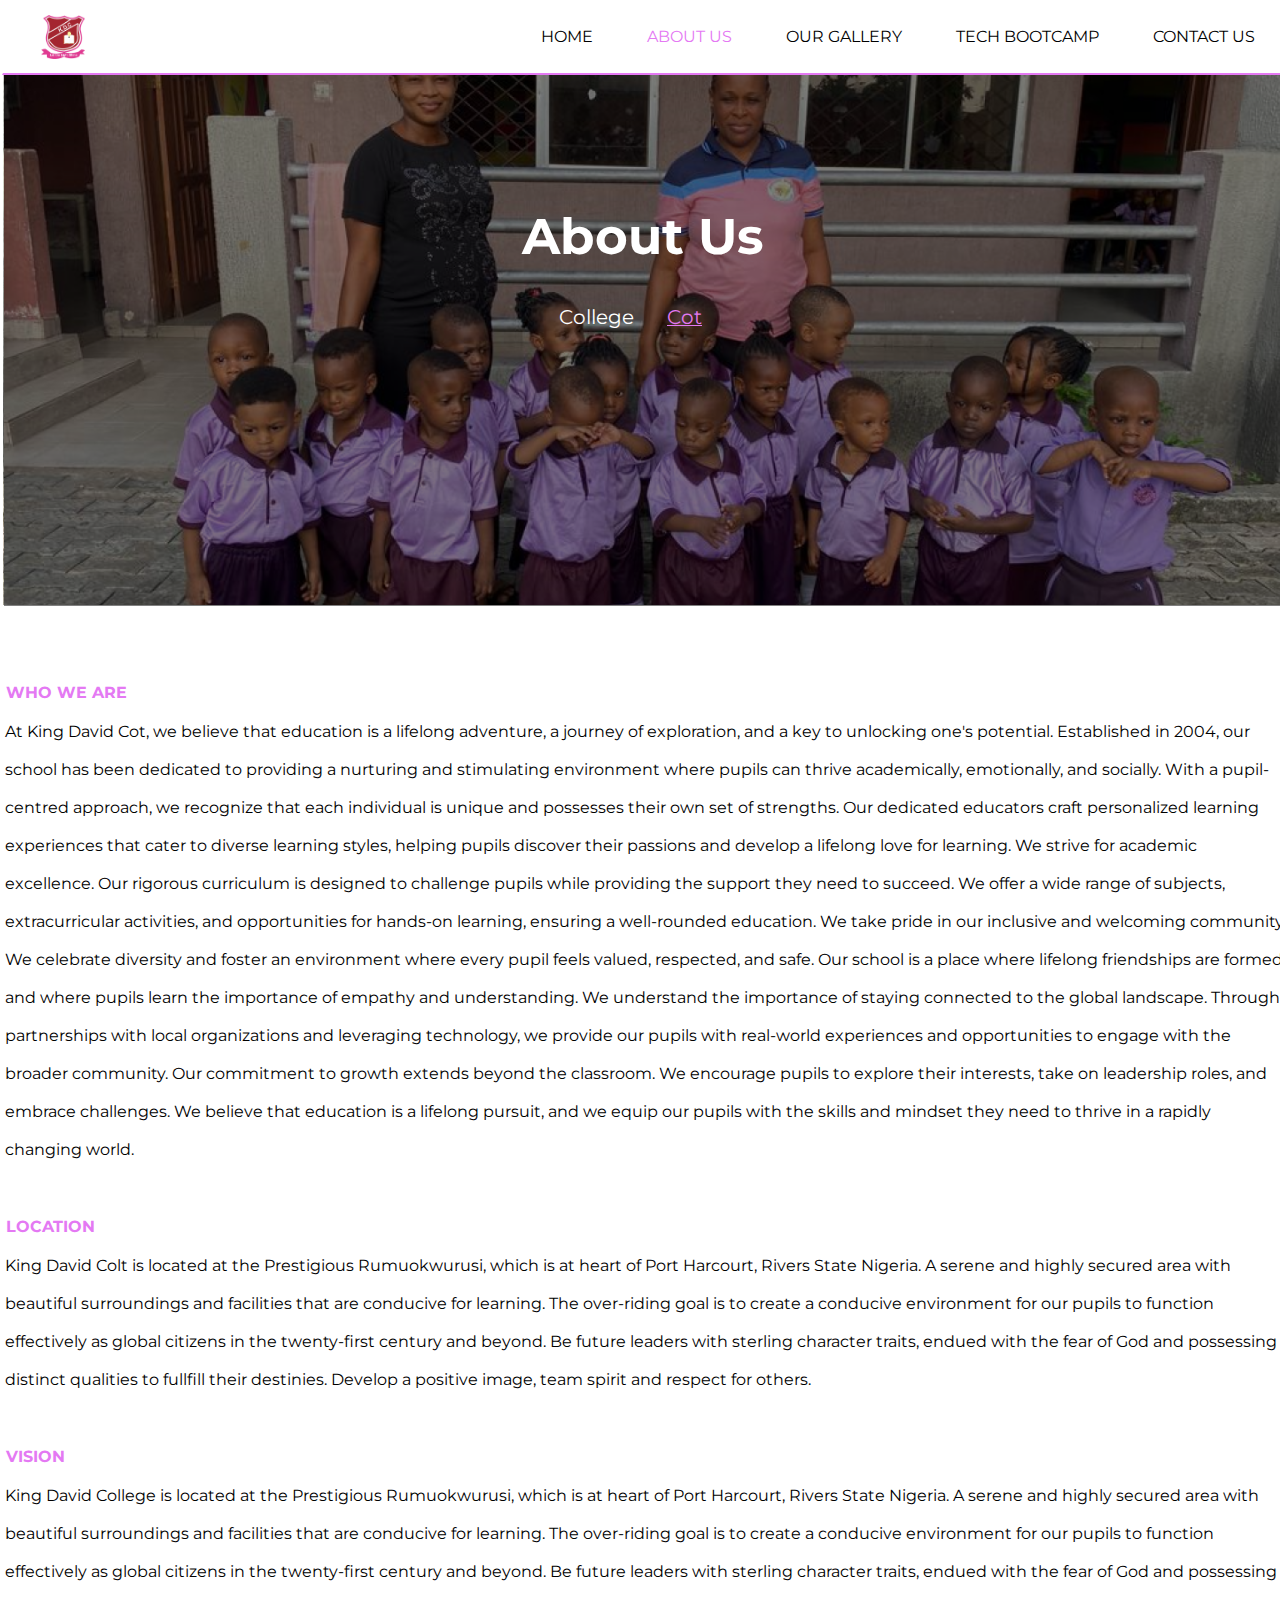
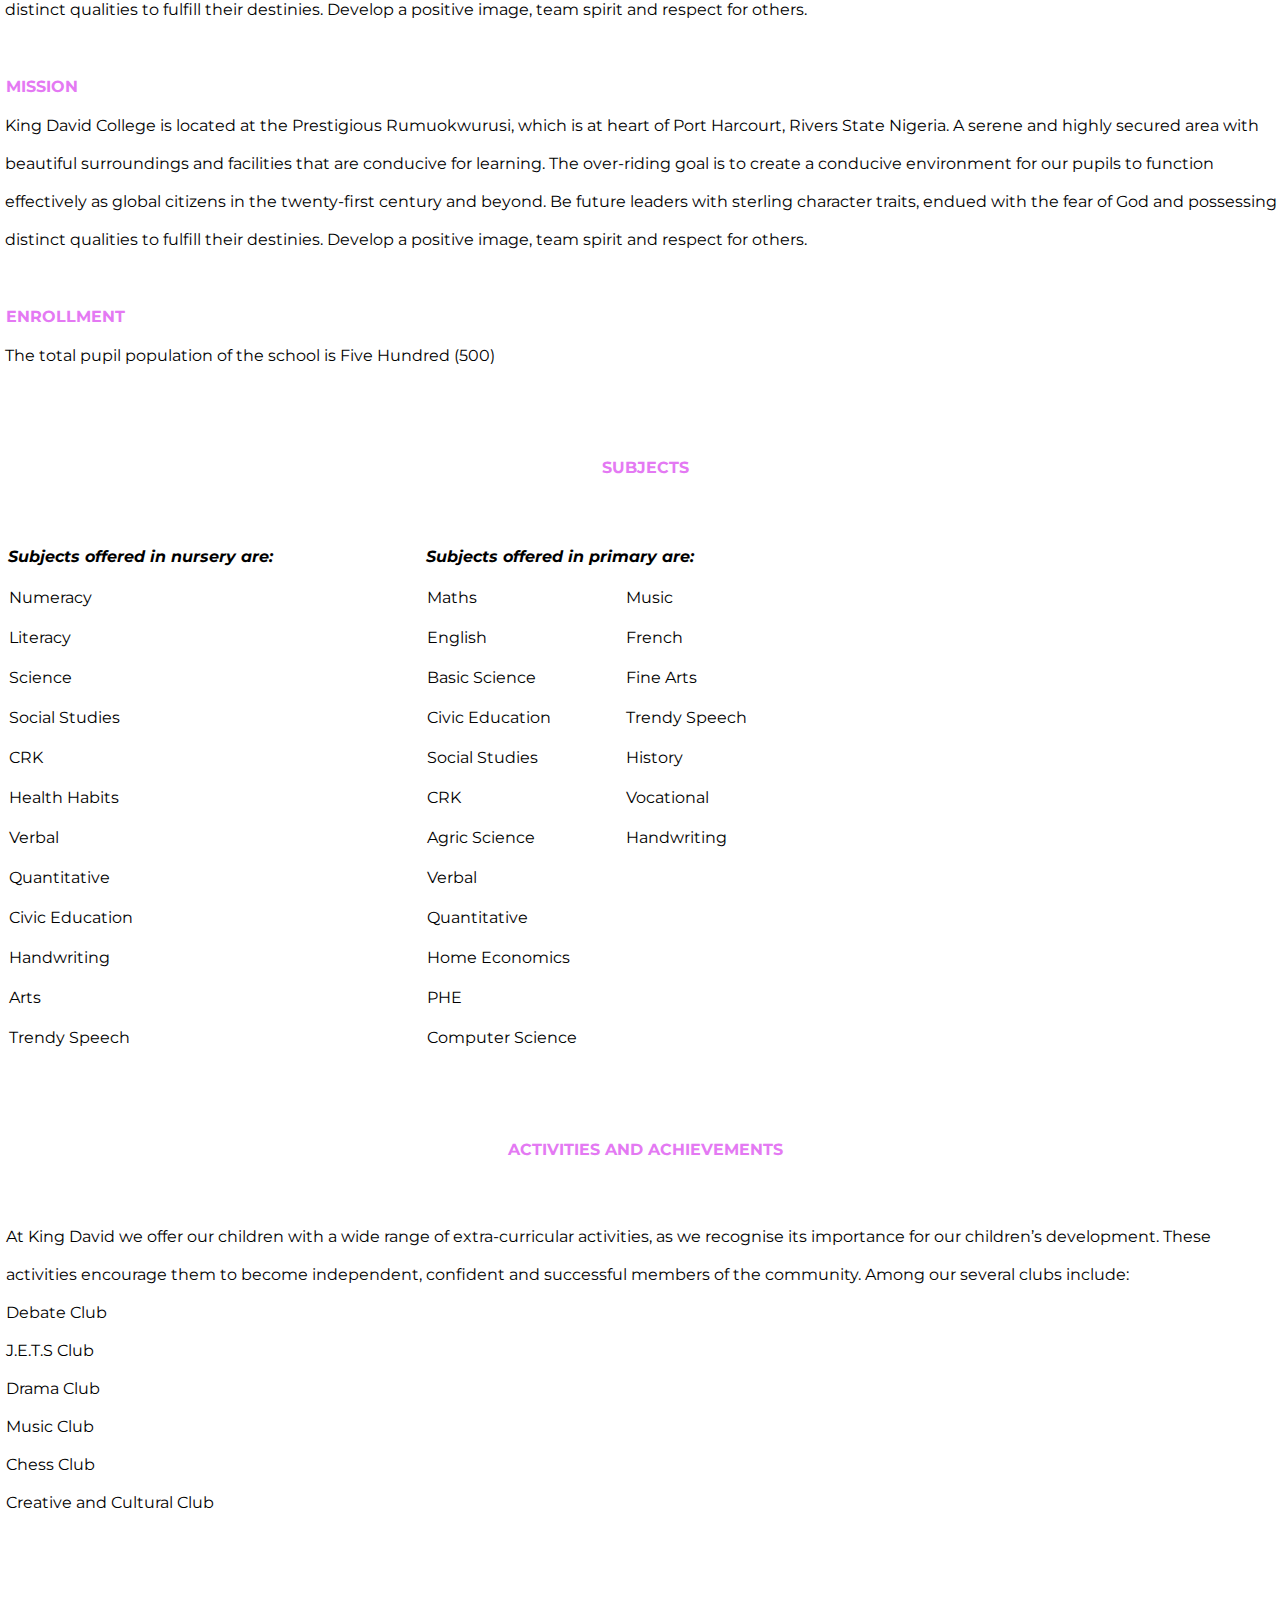
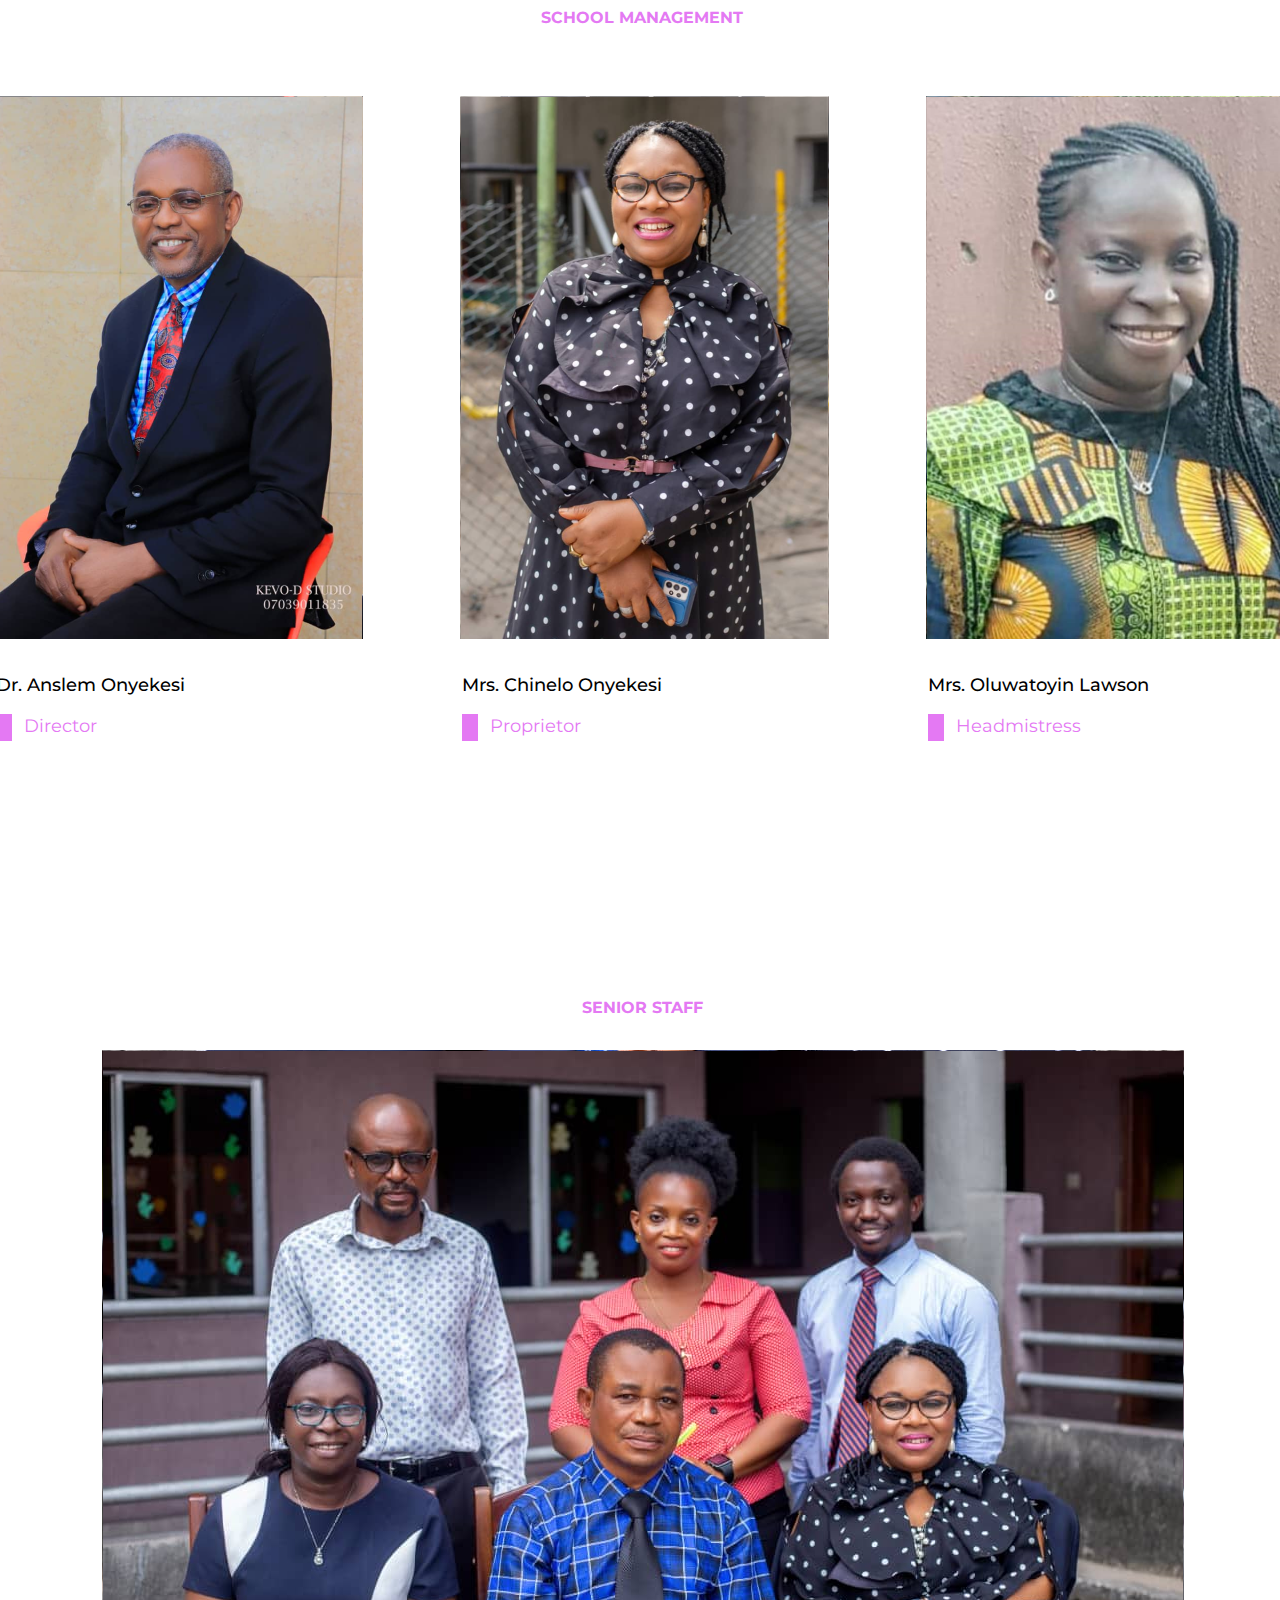
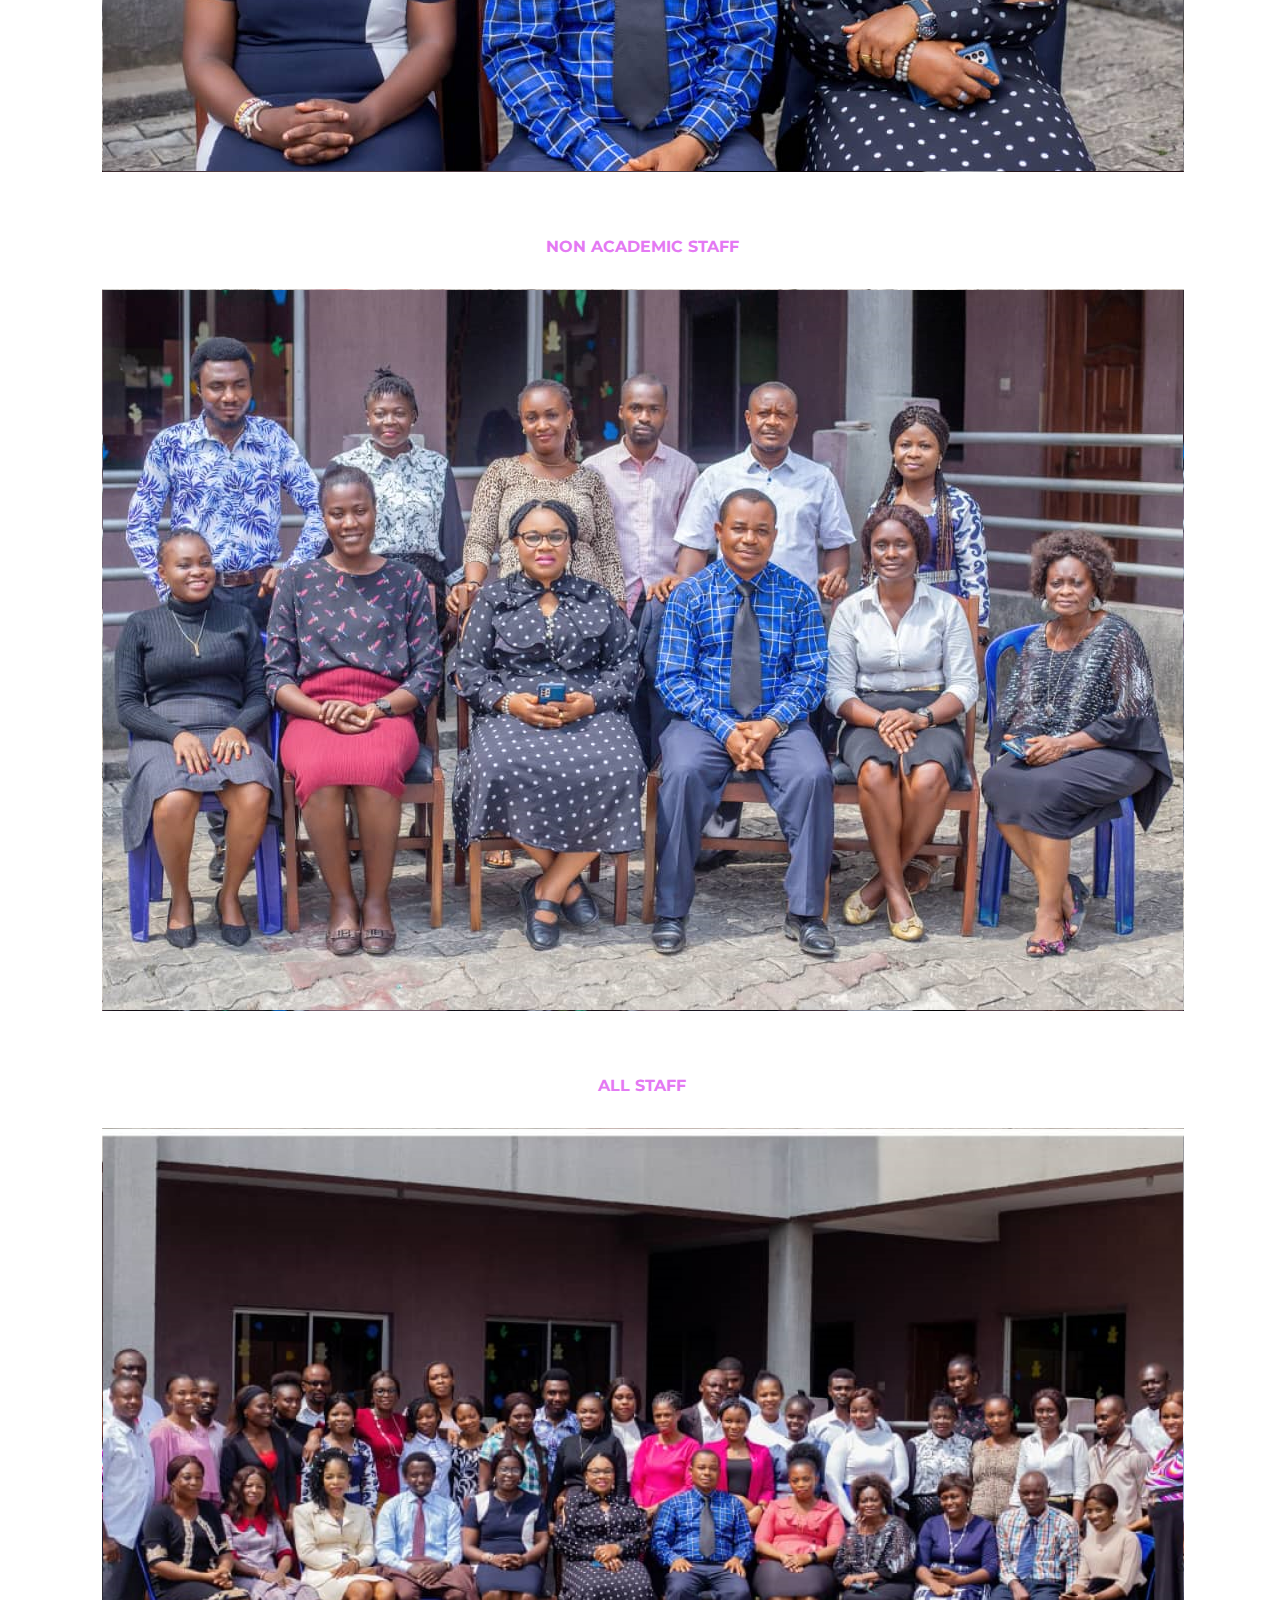
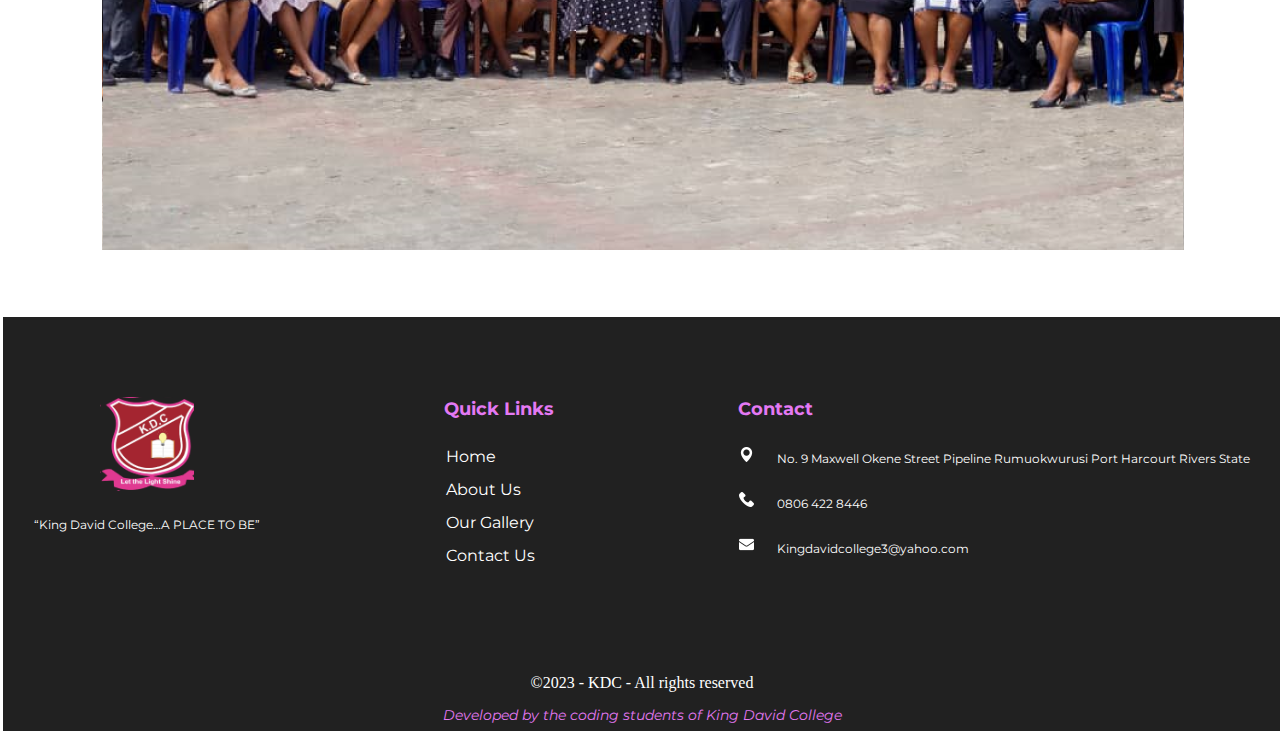
<file: AboutUsCot/index.html>
<!DOCTYPE html>
<html lang="en">

<head>
    <meta charset="UTF-8" />
    <meta name="viewport" content="width=device-width, initial-scale=1.0" />
    <link rel="stylesheet" href="./styles.css" />
    <link href="https://fonts.googleapis.com/css?family=Montserrat:400,500,700,900|Ubuntu:400,500,700"
        rel="stylesheet" />
    <title>Cot | King David College</title>
    <link rel="shortcut icon" href="../Resources/kdc bag.png" type="image/x-icon">
</head>

<body>
    <div class="sandwichmenu">
        <button id="close"></button>
        <ul>
          <a href="../index.html"><li>Home</li></a>
          <a href="../AboutUsCollege/index.html"><li>About Us</li></a>
          <a href="../Bootcamp/index.html"><li>Tech Bootcamp</li></a>
          <a href="../Gallery/index.html"><li>Our Gallery</li></a>
          <a href="../ContactUs/index.html"><li>Contact Us</li></a>
        </ul>
      </div>
    <nav>
        <img src="../Resources/kdc bag.png" onclick="logoClick()">
        <ul>
            <a href="../index.html">
                <li>HOME</li>
            </a>
            <a href="../AboutUSCollege/index.html">
                <li>ABOUT US</li>
            </a>
            <a href="../Gallery/index.html">
                <li>OUR GALLERY</li>
            </a>
            <a href="../Bootcamp/index.html">
                <li>TECH BOOTCAMP</li>
              </a>
            <a href="../ContactUs/index.html">
                <li>CONTACT US</li>
            </a>
        </ul>
        <button id="sandwichbutton"></button>
    </nav>
    <main>
        <div class="banner">
            <div class="overlay">
                <h1>About Us</h1>
                <ul>
                    <a id="college" href="../AboutUsCollege/index.html"><li>College</li></a>
                    <span><a id="cot" href="./index.html"><li>Cot</li></a></span>
                </ul>
            </div>
        </div>
        <section class="about">
            <article>
                <h6>WHO WE ARE</h6>
                At King David Cot, we believe that education is a lifelong adventure, a journey of exploration, and a key to unlocking one's potential. Established in 2004, our school has been dedicated to providing a nurturing and stimulating environment where pupils can thrive academically, emotionally, and socially. With a pupil-centred approach, we recognize that each individual is unique and possesses their own set of strengths. Our dedicated educators craft personalized learning experiences that cater to diverse learning styles, helping pupils discover their passions and develop a lifelong love for learning.
 We strive for academic excellence. Our rigorous curriculum is designed to challenge pupils while providing the support they need to succeed. We offer a wide range of subjects, extracurricular activities, and opportunities for hands-on learning, ensuring a well-rounded education. We take pride in our inclusive and welcoming community. We celebrate diversity and foster an environment where every pupil feels valued, respected, and safe. Our school is a place where lifelong friendships are formed and where pupils learn the importance of empathy and understanding.
We understand the importance of staying connected to the global landscape. Through partnerships with local organizations and leveraging technology, we provide our pupils with real-world experiences and opportunities to engage with the broader community. Our commitment to growth extends beyond the classroom. We encourage pupils to explore their interests, take on leadership roles, and embrace challenges. We believe that education is a lifelong pursuit, and we equip our pupils with the skills and mindset they need to thrive in a rapidly changing world.
<br><br>
                <h6>LOCATION</h6>
                King David Colt is located at the Prestigious Rumuokwurusi, which is at heart of Port Harcourt, Rivers State Nigeria. A serene and highly secured area with beautiful surroundings and facilities that are conducive for learning. The over-riding goal is to create a conducive environment for our pupils to function effectively as global citizens in the twenty-first century and beyond. Be future leaders with sterling character traits, endued with the fear of God and possessing distinct qualities to fullfill their destinies. Develop a positive image, team spirit and respect for others.
                <br><br>
                <h6>VISION</h6>
                King David College is located at the Prestigious Rumuokwurusi, which is at heart of Port Harcourt, Rivers State Nigeria. A serene and highly secured area with beautiful surroundings and facilities that are conducive for learning. The over-riding goal is to create a conducive environment for our pupils to function effectively as global citizens in the twenty-first century and beyond. Be future leaders with sterling character traits, endued with the fear of God and possessing distinct qualities to fulfill their destinies. Develop a positive image, team spirit and respect for others.
                <br><br>
                <h6>MISSION</h6>
                King David College is located at the Prestigious Rumuokwurusi, which is at heart of Port Harcourt, Rivers State Nigeria. A serene and highly secured area with beautiful surroundings and facilities that are conducive for learning. The over-riding goal is to create a conducive environment for our pupils to function effectively as global citizens in the twenty-first century and beyond. Be future leaders with sterling character traits, endued with the fear of God and possessing distinct qualities to fulfill their destinies. Develop a positive image, team spirit and respect for others.
                <br><br>
                <h6>ENROLLMENT</h6>
                The total pupil population of the school is Five Hundred (500)

                <div class="subjects">
                    <h6>SUBJECTS</h6>
                    <div class="subjectsoffered">
                        <p style="font-weight: bolder;">Subjects offered in nursery are:</p>
                        <ul>
                            <li>Numeracy</li>
                            <li>Literacy</li>
                            <li>Science</li>
                            <li>Social Studies</li>
                            <li>CRK</li>
                            <li>Health Habits</li>
                            <li>Verbal</li>
                            <li>Quantitative</li>
                            <li>Civic Education</li>
                            <li>Handwriting</li>
                            <li>Arts</li>
                            <li>Trendy Speech</li>
                        </ul>
                    </div>
                    <div class="subjectsoffered">
                        <p style="font-weight: bolder;">Subjects offered in primary are:</p>
                        <ul>
                            <li>Maths</li>
                            <li>English</li>
                            <li>Basic Science</li>
                            <li>Civic Education</li>
                            <li>Social Studies</li>
                            <li>CRK</li>
                            <li>Agric Science</li>
                            <li>Verbal</li>
                            <li>Quantitative</li>
                            <li>Home Economics</li>
                            <li>PHE</li>
                            <li>Computer Science</li>
                        </ul>
                        <ul>
                            <li>Music</li>
                            <li>French</li>
                            <li>Fine Arts</li>
                            <li>Trendy Speech</li>
                            <li>History</li>
                            <li>Vocational</li>
                            <li>Handwriting</li>
                        </ul>
                    </div>
                    <br>
                    <br>
                    <h6 style="margin-top: 2rem;">ACTIVITIES AND ACHIEVEMENTS </h6>
                    At King David we offer our children with a wide range of extra-curricular activities, as we recognise its importance for our children’s development. These activities encourage them to become independent, confident and successful members of the community. Among our several clubs include:
                    <br>
                    Debate Club <br>
                    J.E.T.S Club <br>
                    Drama Club <br>
                    Music Club <br>
                    Chess Club <br>
                    Creative and Cultural Club
                </div>
            </article>
        </section>
        <section class="staff">
            <div class="management">
                <h6 style="margin-top: 5rem;">SCHOOL MANAGEMENT</h6>
                <div class="managementcards">
                    <div class="managementcard">
                        <div class="photo" id="mphoto1"></div>
                        <div class="details">
                            <p class="name">Dr. Anslem Onyekesi</p>
                            <div class="role">
                                <div class="bullet"></div>
                                <p>Director</p>
                            </div>
                        </div>
                    </div>
                    <div class="managementcard">
                        <div class="photo" id="mphoto2"></div>
                        <div class="details">
                            <p class="name">Mrs. Chinelo Onyekesi</p>
                            <div class="role">
                                <div class="bullet"></div>
                                <p>Proprietor</p>
                            </div>
                        </div>
                    </div>
                    <div class="managementcard">
                        <div class="photo" id="mphoto3"></div>
                        <div class="details">
                            <p class="name">Mrs. Oluwatoyin Lawson</p>
                            <div class="role">
                                <div class="bullet"></div>
                                <p>Headmistress</p>
                            </div>
                        </div>
                    </div>
                </div>

                <div class="staffpics">
                    <h6>SENIOR STAFF</h6>
                    <div class="sphoto" id="seniorstaffpic"></div>
                    <h6>NON ACADEMIC STAFF</h6>
                    <div class="sphoto" id="nacademicstaffpic"></div>
                    <h6>ALL STAFF</h6>
                    <div class="sphoto" id="allstaffpic"></div>
                </div>
            </div>
        </section>
        <footer>
            <div class="links">
                <div class="badge" onclick="logoClick()">
                    <div class="img"></div>
                    <p>“King David College…A PLACE TO BE”</p>
                </div>
                <div class="quicklinks">
                    <h3>Quick Links</h3>
                    <ul>
                        <li><a href="../index.html">Home</a></li>
                        <li><a href="../AboutUsCollege/index.html">About Us</a></li>
                        <li><a href="../Gallery/index.html">Our Gallery</a></li>
                        <li><a href="../ContactUs/index.html">Contact Us</a></li>
                    </ul>

                </div>
                <div class="contact">
                    <h3>Contact </h3>
                    <div class="location">
                        <img src="../Resources/location-pin 1.png">
                        <p>No. 9 Maxwell Okene Street Pipeline Rumuokwurusi Port Harcourt Rivers State</p>
                    </div>
                    <div class="contact">
                        <img src="../Resources/phone-call 1.png">
                        <p>0806 422 8446</p>
                    </div>
                    <div class="email">
                        <img src="../Resources/email (1) 1.png">
                        <p>Kingdavidcollege3@yahoo.com</p>
                    </div>
                </div>
            </div>
            <p class="copyright">©2023 - KDC - All rights reserved</p>
            <p class="developers">Developed by the coding students of King David College</p>
        </footer>
    </main>
</body>
<script type="text/javascript">
    const cot = document.getElementById('cot');
    console.log(cot)
    const college = document.getElementById('college');
    college.style.color = "#ffffff";
    cot.style.color = "#E479F3";
    const logoClick = () => {
    window.open('../index.html', '_self')
  }

  document.getElementById('sandwichbutton').addEventListener('click', () => {
    document.getElementsByClassName('sandwichmenu')[0].classList.toggle('active')
  })
  document.getElementById('close').addEventListener('click', () => {
    document.getElementsByClassName('sandwichmenu')[0].classList.toggle('active')
  })
  document.addEventListener('click', ({target}) => {
    if(target != document.getElementById('sandwichbutton') && !document.getElementsByClassName('sandwichmenu')[0].contains(target)) {
      document.getElementsByClassName('sandwichmenu')[0].classList.remove('active')
    }
  })


  let navIcons = document.getElementsByTagName('li')
    for (let i = 0; i < navIcons.length; i++) {
        if (navIcons[i].textContent.toLocaleUpperCase() === 'ABOUT US') {
            navIcons[i].style.color = '#E479F3'
        }
    }
</script>

</html>
</file>
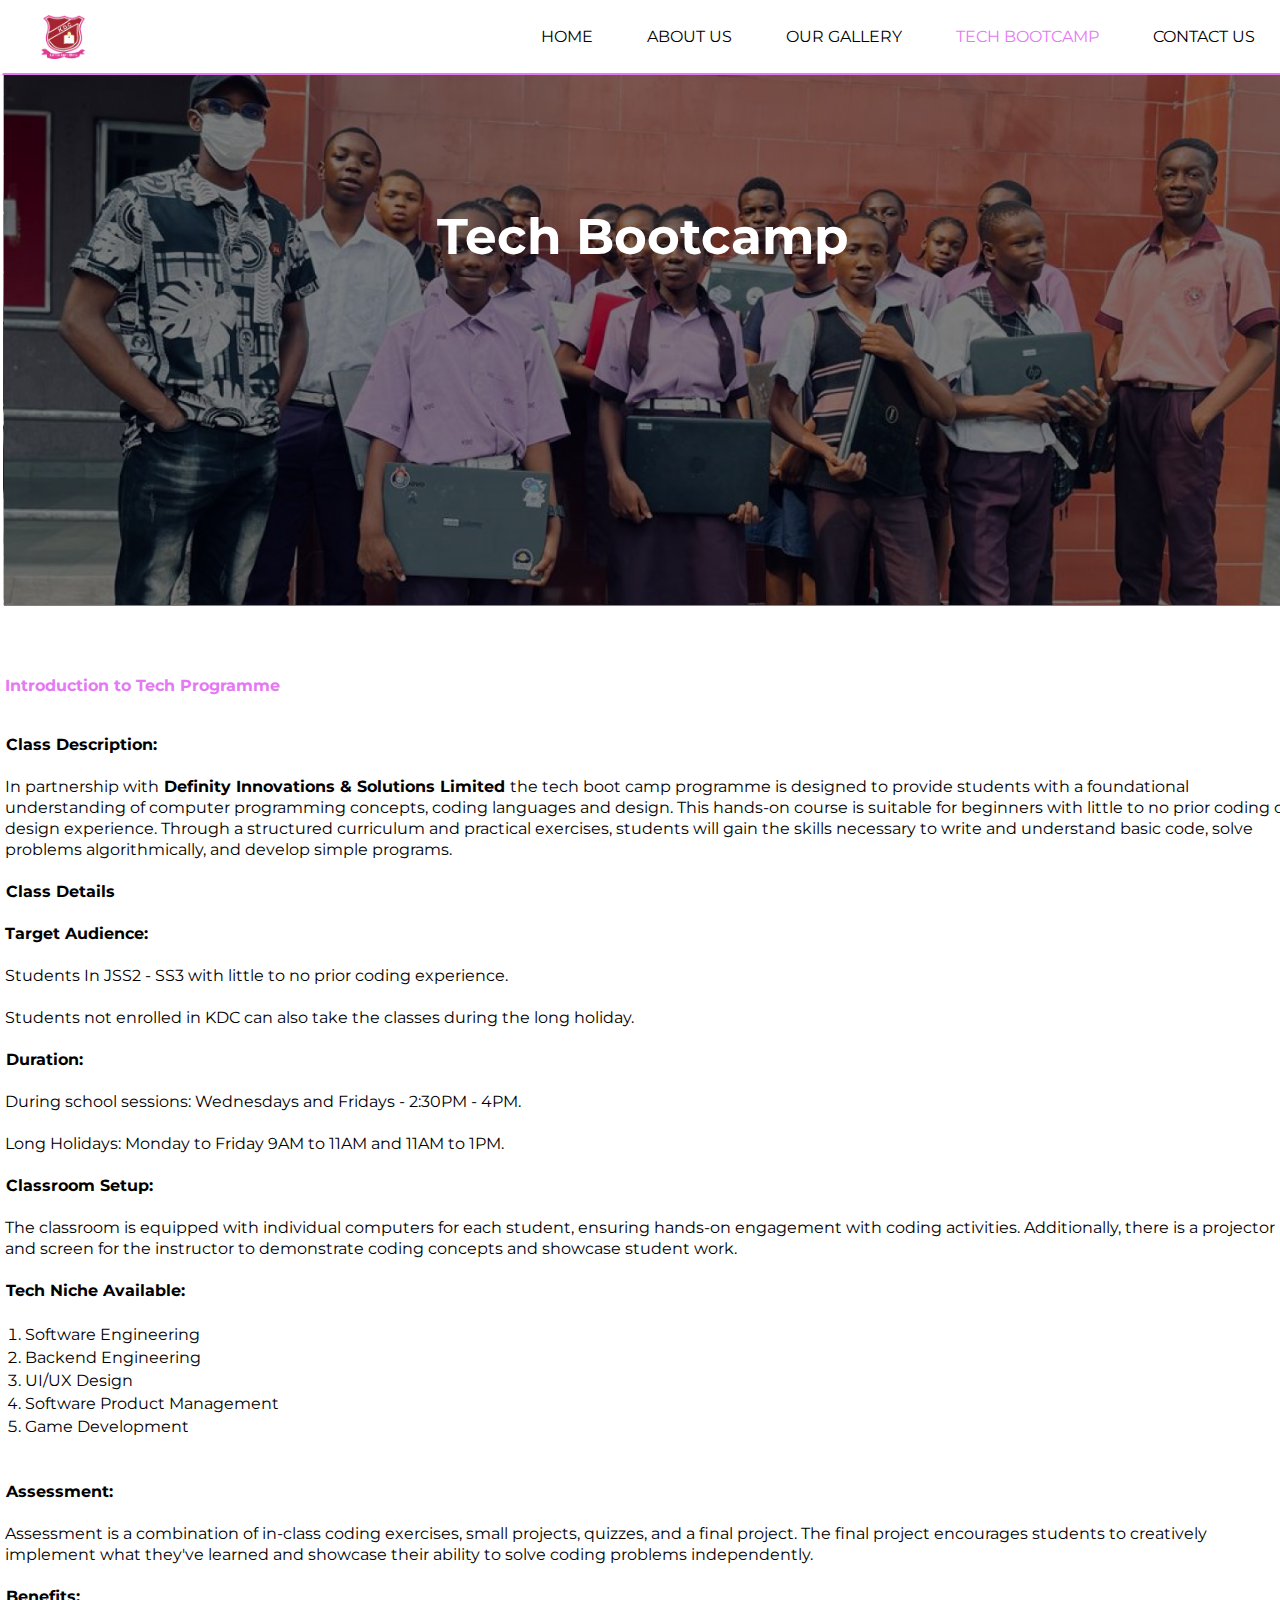
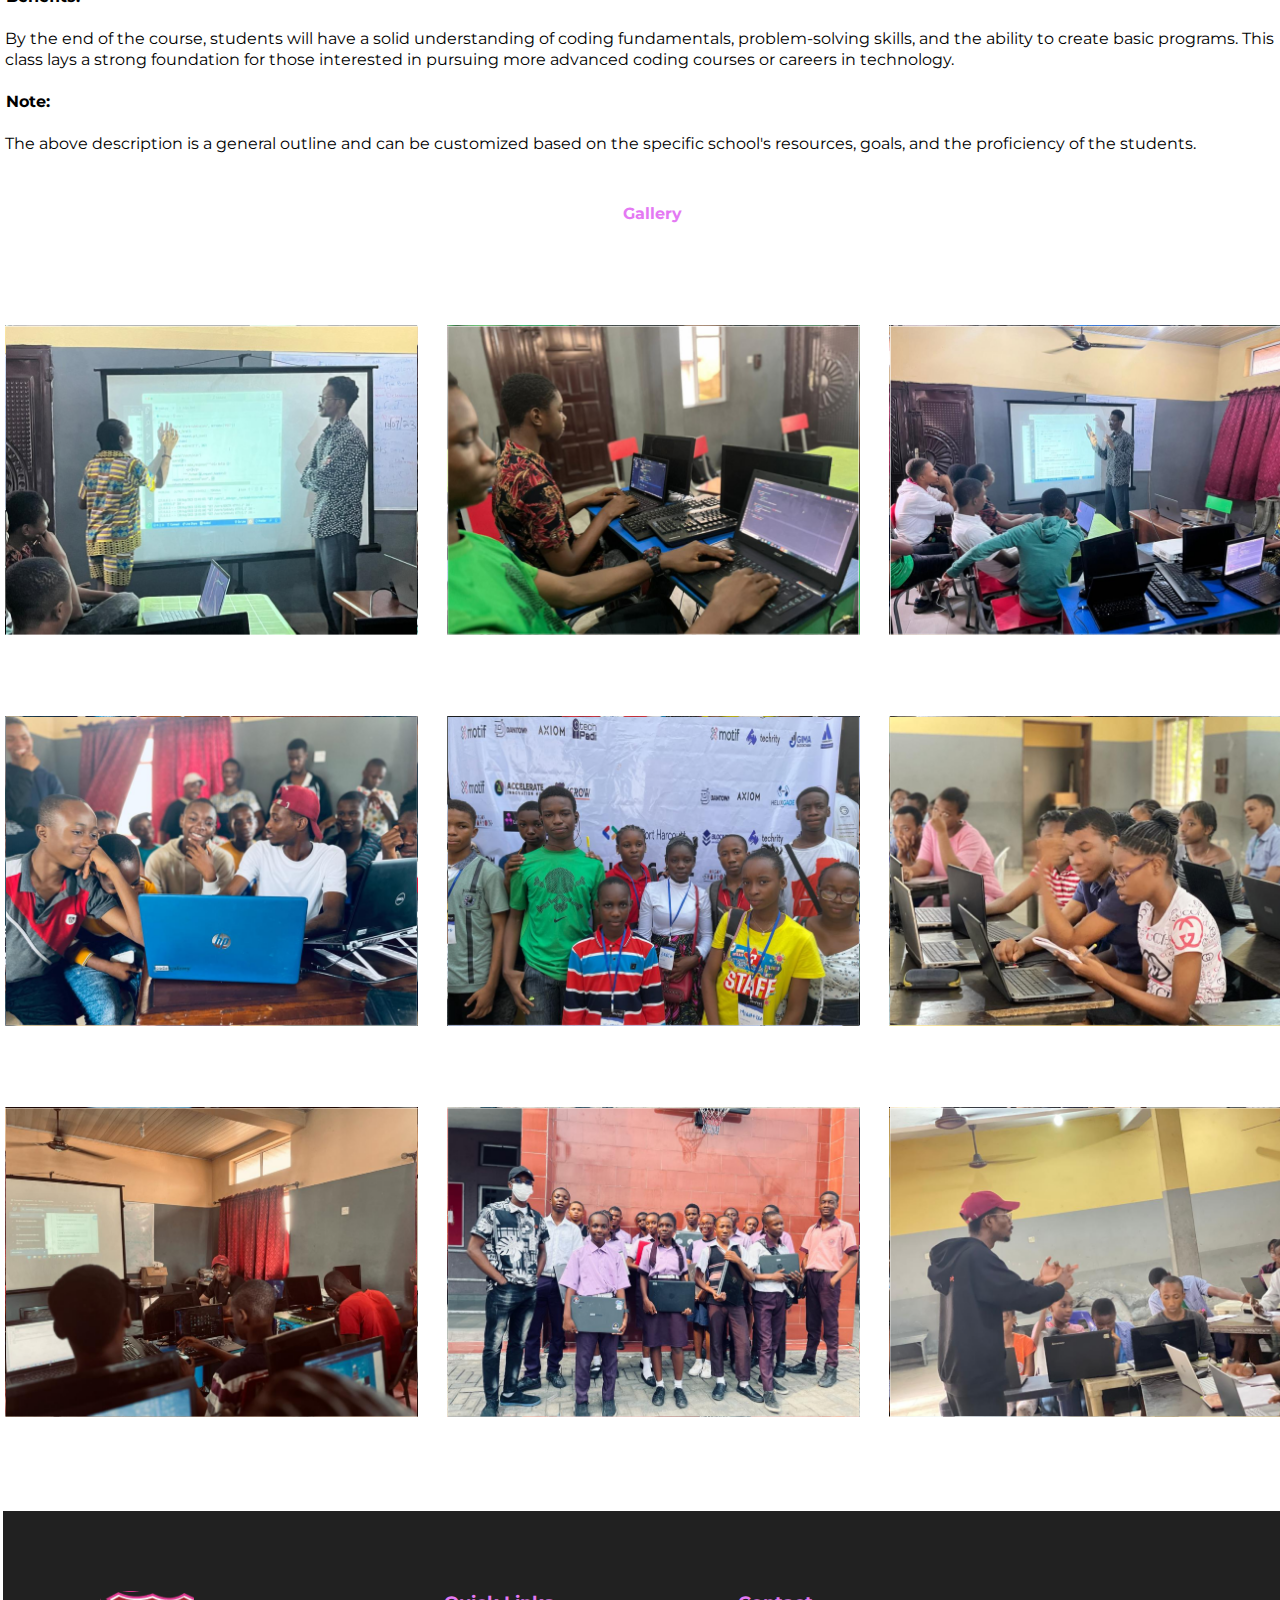
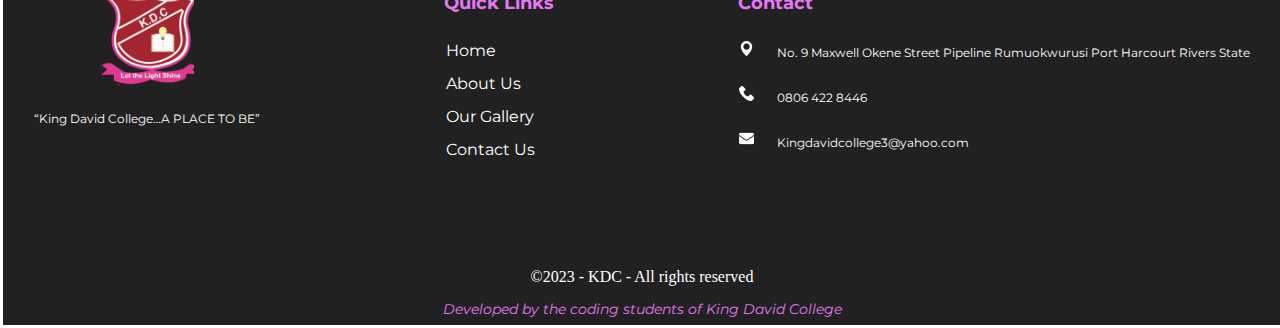
<file: Bootcamp/index.html>
<!DOCTYPE html>
<html lang="en">

<head>
    <meta charset="UTF-8" />
    <meta name="viewport" content="width=device-width, initial-scale=1.0" />
    <link rel="stylesheet" href="./styles.css" />
    <link href="https://fonts.googleapis.com/css?family=Montserrat:400,500,700,900|Ubuntu:400,500,700"
        rel="stylesheet" />
    <title>Tech Bootcamp | King David College</title>
    <link rel="shortcut icon" href="../Resources/kdc bag.png" type="image/x-icon">
</head>

<body>
    <div class="sandwichmenu">
        <button id="close"></button>
        <ul>
          <a href="../index.html"><li>Home</li></a>
          <a href="../AboutUsCollege/index.html"><li>About Us</li></a>
          <a href="./index.html"><li>Tech Bootcamp</li></a>
          <a href="../Gallery/index.html"><li>Our Gallery</li></a>
          <a href="../ContactUs/index.html"><li>Contact Us</li></a>
        </ul>
      </div>
    <nav>
        <img src="../Resources/kdc bag.png" onclick="logoClick()">
        <ul>
            <a href="../index.html">
                <li>HOME</li>
            </a>
            <a href="../AboutUSCollege/index.html">
                <li>ABOUT US</li>
            </a>
            <a href="../Gallery/index.html">
                <li>OUR GALLERY</li>
            </a>
            <a href="./index.html">
                <li>TECH BOOTCAMP</li>
            </a>
            <a href="../ContactUs/index.html">
                <li>CONTACT US</li>
            </a>
        </ul>
        <button id="sandwichbutton"></button>
    </nav>
    <main>
        <div class="banner">
            <div class="overlay">
                <h1>Tech Bootcamp</h1>

            </div>
        </div>
        <section class="programme">
            <h6>Introduction to Tech Programme</h6>
            <br><br>
            <article>
                <strong>Class Description:</strong>
                <br><br>
                In partnership with <strong>Definity Innovations & Solutions Limited</strong> the tech boot camp
                programme is designed to provide students with a foundational understanding of computer programming
                concepts, coding languages and design. This hands-on course is suitable for beginners with little to no
                prior coding or design experience. Through a structured curriculum and practical exercises, students
                will gain the skills necessary to write and understand basic code, solve problems algorithmically, and
                develop simple programs.
                <br><br>
                <strong>Class Details
                    <br><br>
                    Target Audience:</strong>
                <br><br>
                Students In JSS2 - SS3 with little to no prior coding experience.
                <br><br>
                Students not enrolled in KDC can also take the classes during the long holiday.
                <br><br>
                <strong>Duration:</strong>
                <br><br>
                During school sessions: Wednesdays and Fridays - 2:30PM - 4PM.
                <br><br>
                Long Holidays: Monday to Friday 9AM to 11AM and 11AM to 1PM.
                <br><br>
                <strong>Classroom Setup:</strong>
                <br><br>
                The classroom is equipped with individual computers for each student, ensuring hands-on engagement with
                coding activities. Additionally, there is a projector and screen for the instructor to demonstrate
                coding concepts and showcase student work.
                <br><br>
                <strong>Tech Niche Available:</strong>
                <br><br>
                <ol>
                    <li>Software Engineering</li>
                    <li>Backend Engineering</li>
                    <li>UI/UX Design</li>
                    <li>Software Product Management</li>
                    <li>Game Development</li>
                </ol>
                <br><br>
                <strong>Assessment:</strong>
                <br><br>
                Assessment is a combination of in-class coding exercises, small projects, quizzes, and a final project.
                The final project encourages students to creatively implement what they've learned and showcase their
                ability to solve coding problems independently.
                <br><br>
                <strong>Benefits:</strong>
                <br><br>
                By the end of the course, students will have a solid understanding of coding fundamentals,
                problem-solving skills, and the ability to create basic programs. This class lays a strong foundation
                for those interested in pursuing more advanced coding courses or careers in technology.
                <br><br>
                <strong>Note:</strong>
                <br><br>
                The above description is a general outline and can be customized based on the specific school's
                resources, goals, and the proficiency of the students.
            </article>
        </section>
        <section class="gallery">
            <h6>Gallery</h6>
            <div class="photogrid">
            </div>
        </section>
        <footer>
            <div class="links">
                <div class="badge" onclick="logoClick()">
                    <div class="img"></div>
                    <p>“King David College…A PLACE TO BE”</p>
                </div>
                <div class="quicklinks">
                    <h3>Quick Links</h3>
                    <ul>
                        <li><a href="../index.html">Home</a></li>
                        <li><a href="../AboutUsCollege/index.html">About Us</a></li>
                        <li><a href="../Gallery/index.html">Our Gallery</a></li>
                        <li><a href="../ContactUs/index.html">Contact Us</a></li>
                    </ul>

                </div>
                <div class="contact">
                    <h3>Contact </h3>
                    <div class="location">
                        <img src="../Resources/location-pin 1.png">
                        <p>No. 9 Maxwell Okene Street Pipeline Rumuokwurusi Port Harcourt Rivers State</p>
                    </div>
                    <div class="contact">
                        <img src="../Resources/phone-call 1.png">
                        <p>0806 422 8446</p>
                    </div>
                    <div class="email">
                        <img src="../Resources/email (1) 1.png">
                        <p>Kingdavidcollege3@yahoo.com</p>
                    </div>
                </div>
            </div>
            <p class="copyright">©2023 - KDC - All rights reserved</p>
            <p class="developers">Developed by the coding students of King David College</p>
        </footer>
    </main>
</body>
<script type="text/javascript">

    const logoClick = () => {
        window.open('../index.html', '_self')
    }

    document.getElementById('sandwichbutton').addEventListener('click', () => {
    document.getElementsByClassName('sandwichmenu')[0].classList.toggle('active')
  })
  document.getElementById('close').addEventListener('click', () => {
    document.getElementsByClassName('sandwichmenu')[0].classList.toggle('active')
  })
  document.addEventListener('click', ({target}) => {
    if(target != document.getElementById('sandwichbutton') && !document.getElementsByClassName('sandwichmenu')[0].contains(target)) {
      document.getElementsByClassName('sandwichmenu')[0].classList.remove('active')
    }
  })

    let navIcons = document.getElementsByTagName('a')
    for (let i = 0; i < navIcons.length; i++) {
        if (navIcons[i].getAttribute('href') === './index.html') {
            navIcons[i].style.color = '#E479F3'
            navIcons[i].children[0].style.color = '#E479F3'
        }
    }

    const photos = ['../Resources/bootcamp1.png', '../Resources/bootcamp2.png', '../Resources/bootcamp3.png', '../Resources/bootcamp4.png', '../Resources/bootcamp5.png', '../Resources/bootcamp6.png', '../Resources/bootcamp7.png', '../Resources/bootcamp8.png', '../Resources/bootcamp9.png']
    photos.forEach(photo => {
        const item = document.createElement('div')
        item.classList.add('photo')
        item.style.backgroundImage = `url(${photo})`
        document.getElementsByClassName('photogrid')[0].appendChild(item)
    })
</script>

</html>
</file>
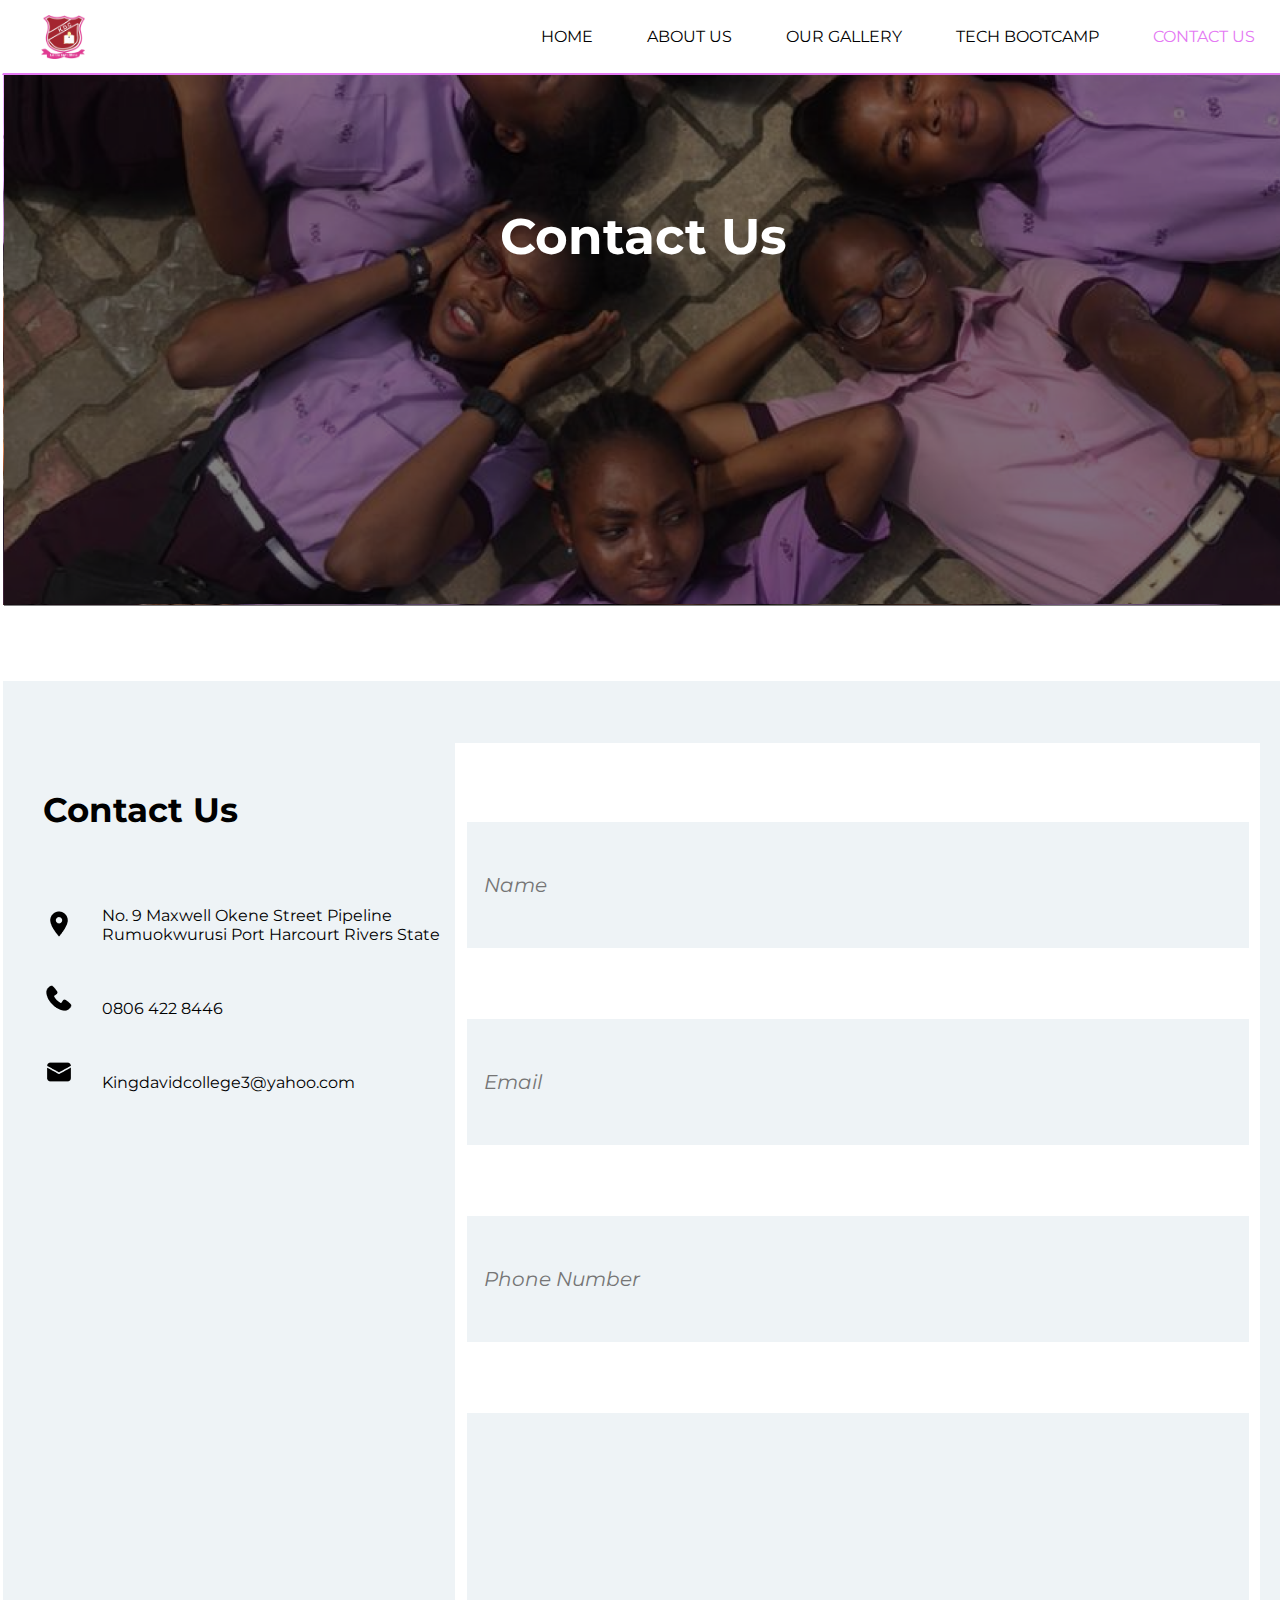
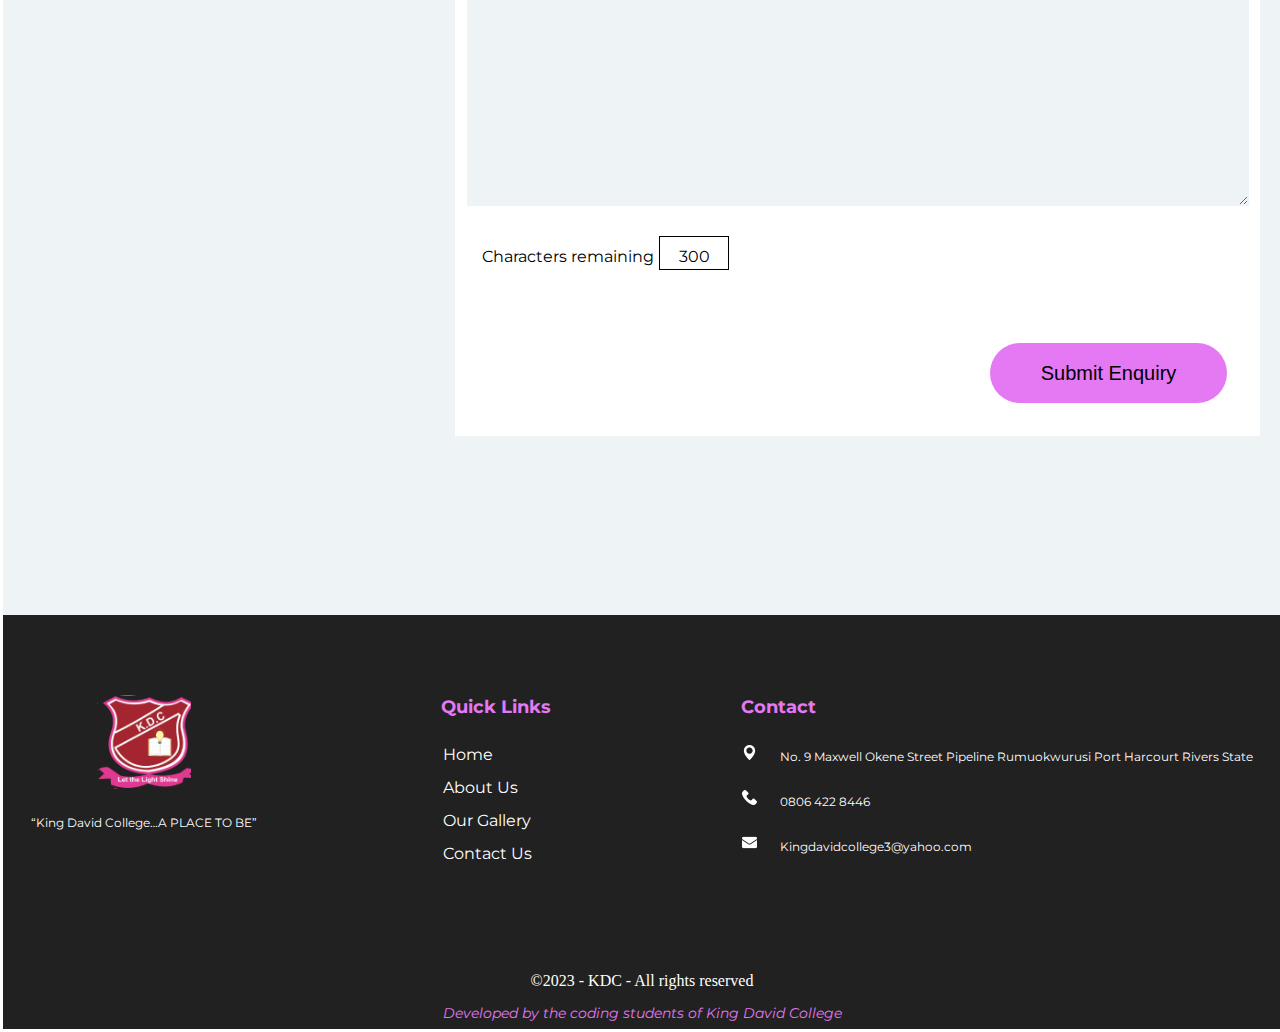
<file: ContactUs/index.html>
<!DOCTYPE html>
<html lang="en">

<head>
    <meta charset="UTF-8" />
    <meta name="viewport" content="width=device-width, initial-scale=1.0" />
    <link rel="stylesheet" href="./styles.css" />
    <link href="https://fonts.googleapis.com/css?family=Montserrat:400,500,700,900|Ubuntu:400,500,700"
        rel="stylesheet" />
    <title>Contact | King David College</title>
    <link rel="shortcut icon" href="../Resources/kdc bag.png" type="image/x-icon">
</head>

<body>
    <div class="sandwichmenu">
        <button id="close"></button>
        <ul>
          <a href="../index.html"><li>Home</li></a>
          <a href="../AboutUsCollege/index.html"><li>About Us</li></a>
          <a href="../Bootcamp/index.html"><li>Tech Bootcamp</li></a>
          <a href="../Gallery/index.html"><li>Our Gallery</li></a>
          <a href="./index.html"><li>Contact Us</li></a>
        </ul>
      </div>
    <nav>
        <img src="../Resources/kdc bag.png" onclick="logoClick()">
        <ul>
            <a href="../index.html">
                <li>HOME</li>
            </a>
            <a href="../AboutUSCollege/index.html">
                <li>ABOUT US</li>
            </a>
            <a href="../Gallery/index.html">
                <li>OUR GALLERY</li>
            </a>
            <a href="../Bootcamp/index.html">
                <li>TECH BOOTCAMP</li>
            </a>
            <a href="./index.html">
                <li>CONTACT US</li>
            </a>
        </ul>
        <button id="sandwichbutton"></button>
    </nav>
    <main>
        <div class="banner">
            <div class="overlay">
                <h1>Contact Us</h1>
            </div>
        </div>
        <div class="contactus">
            <div class="contactdetails">
                <h3>Contact Us</h3>
                <div class="location">
                    <img src="../Resources/mdi_location.png">
                    <p>No. 9 Maxwell Okene Street Pipeline Rumuokwurusi Port Harcourt Rivers State</p>
                </div>
                <div class="contact">
                    <img src="../Resources/mingcute_phone-fill.png">
                    <p>0806 422 8446</p>
                </div>
                <div class="email">
                    <img src="../Resources/fluent_mail-48-filled.png">
                    <p>Kingdavidcollege3@yahoo.com</p>
                </div>
            </div>
            <form><div>
                <input type="text" name="name" id="name" placeholder="Name" onchange="handleInputChange()" required>
                <input type="text" name="email" id="email" placeholder="Email" onchange="handleInputChange()">
                <input onchange="handleInputChange()" type="text" onkeypress='return event.charCode >= 48 && event.charCode <= 57' placeholder="Phone Number"></input>
                <textarea name="message" id="message" cols="30" rows="10" maxlength="300" onchange="handleInputChange()" required></textarea>
                <p>Characters remaining</p>
                <div id="remainingChar">300</div>

                <div><button id = 'sendMessage'>Submit Enquiry</button></div>
            </div></form>
        </div>
        <footer>
            <div class="links">
                <div class="badge" onclick="logoClick()">
                    <div class="img"></div>
                    <p>“King David College…A PLACE TO BE”</p>
                </div>
                <div class="quicklinks">
                    <h3>Quick Links</h3>
                    <ul>
                        <li><a href="../index.html">Home</a></li>
                        <li><a href="../AboutUs/index.html">About Us</a></li>
                        <li><a href="../Gallery/index.html">Our Gallery</a></li>
                        <li><a href="../ContactUs/index.html">Contact Us</a></li>
                    </ul>

                </div>
                <div class="contact">
                    <h3>Contact </h3>
                    <div class="location">
                        <img src="../Resources/location-pin 1.png">
                        <p>No. 9 Maxwell Okene Street Pipeline Rumuokwurusi Port Harcourt Rivers State</p>
                    </div>
                    <div class="contact">
                        <img src="../Resources/phone-call 1.png">
                        <p>0806 422 8446</p>
                    </div>
                    <div class="email">
                        <img src="../Resources/email (1) 1.png">
                        <p>Kingdavidcollege3@yahoo.com</p>
                    </div>
                </div>
            </div>
            <p class="copyright">©2023 - KDC - All rights reserved</p>
            <p class="developers">Developed by the coding students of King David College</p>
        </footer>
    </main>
</body>
<script type="text/javascript">
    const logoClick = () => {
    window.open('../index.html', '_self')
  }

  document.getElementById('sandwichbutton').addEventListener('click', () => {
    document.getElementsByClassName('sandwichmenu')[0].classList.toggle('active')
  })
  document.getElementById('close').addEventListener('click', () => {
    document.getElementsByClassName('sandwichmenu')[0].classList.toggle('active')
  })
  document.addEventListener('click', ({target}) => {
    if(target != document.getElementById('sandwichbutton') && !document.getElementsByClassName('sandwichmenu')[0].contains(target)) {
      document.getElementsByClassName('sandwichmenu')[0].classList.remove('active')
    }
  })

  let navIcons = document.getElementsByTagName('li')
  for (let i = 0; i < navIcons.length; i++) {
        if (navIcons[i].textContent.toLocaleUpperCase() === 'CONTACT US') {
            navIcons[i].style.color = '#E479F3'
        }
    }

  const handleInputChange = () => {
       if (document.getElementById('name').value && document.getElementById('message').value) {
        document.getElementById('sendMessage').addEventListener('click', () => {
            window.open(`mailto: Kingdavidcollege3@yahoo.com?subject=${'Web Inquiry'}&body=${document.getElementById('message').value}\n sent by ${document.getElementById('name').value}&cc=${document.getElementById('email').value ? document.getElementById('email').value : null}`)
        })
       }
    }

    const remainingChar = document.getElementById('remainingChar')
    const messageBox = document.getElementById('message')
    messageBox.addEventListener('keypress', ()=>{
        remainingChar.textContent = 300 - messageBox.value.length
    })
</script>

</html>
</file>
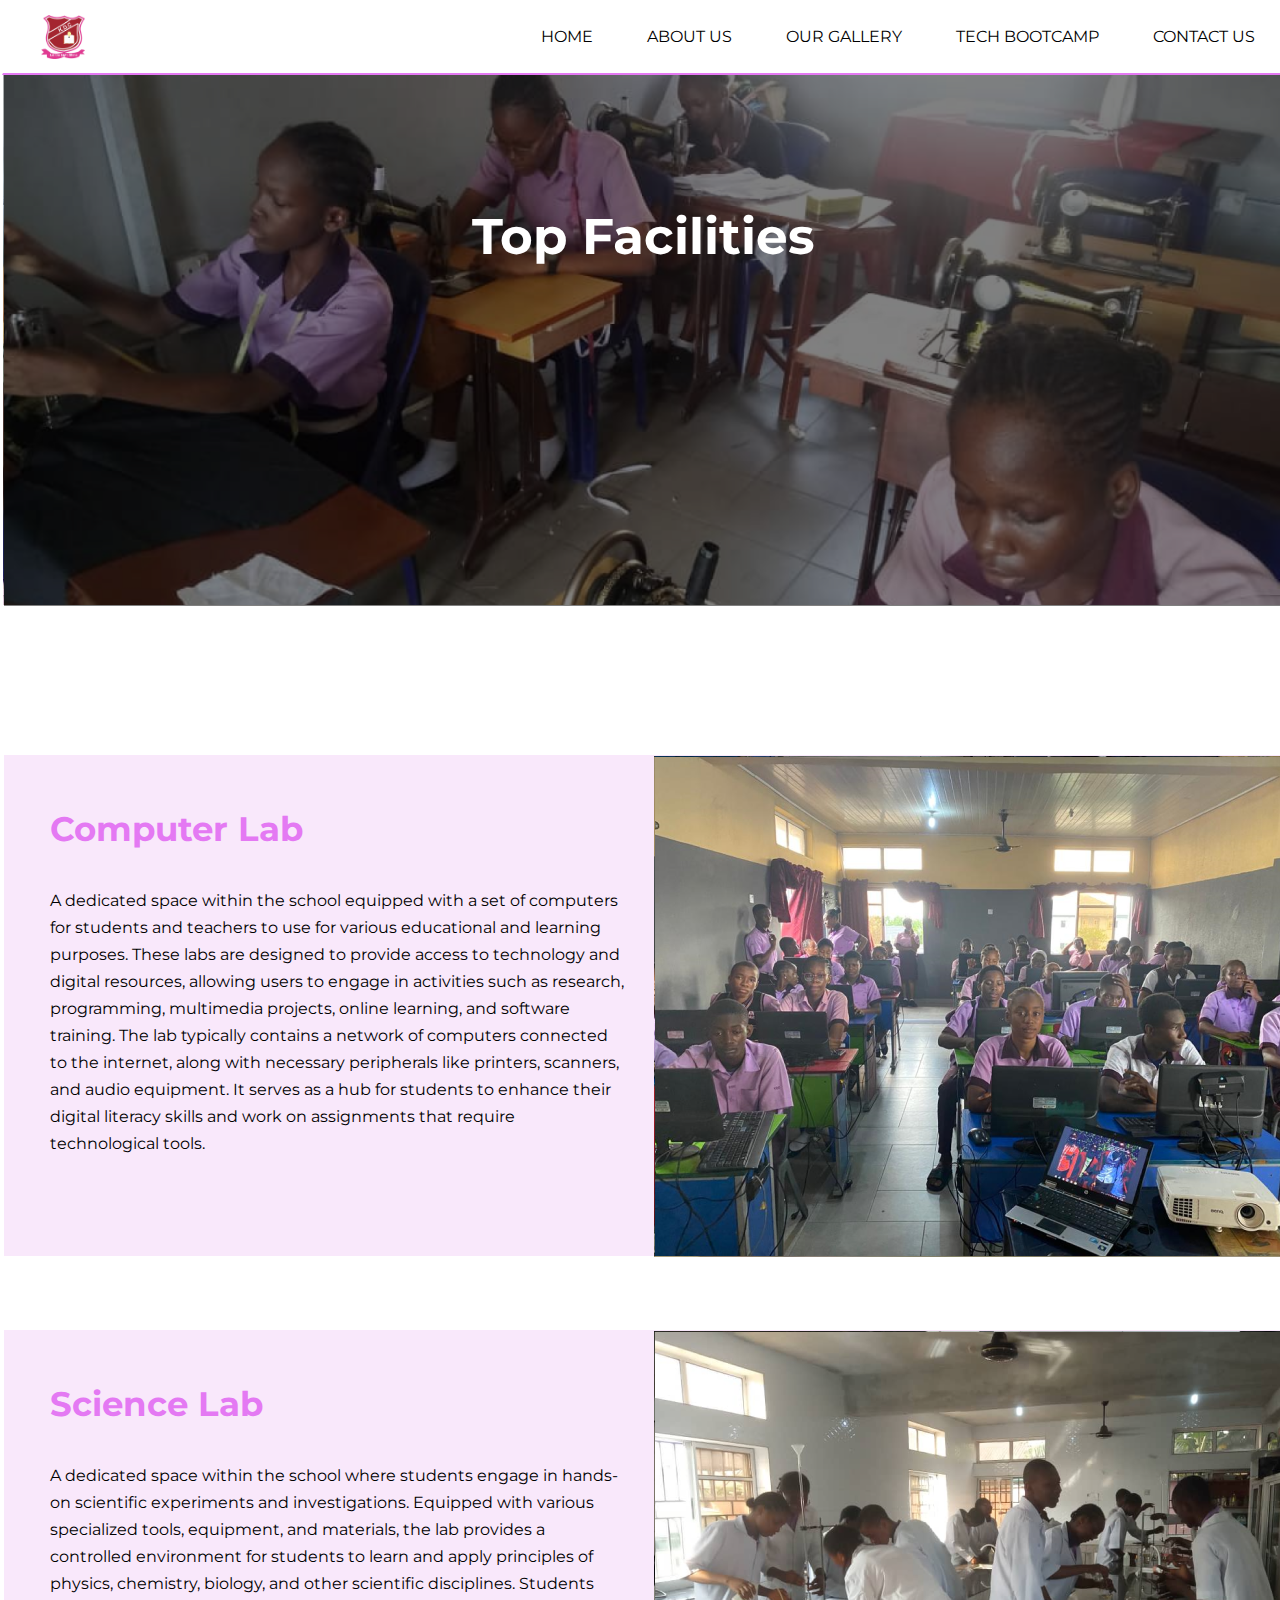
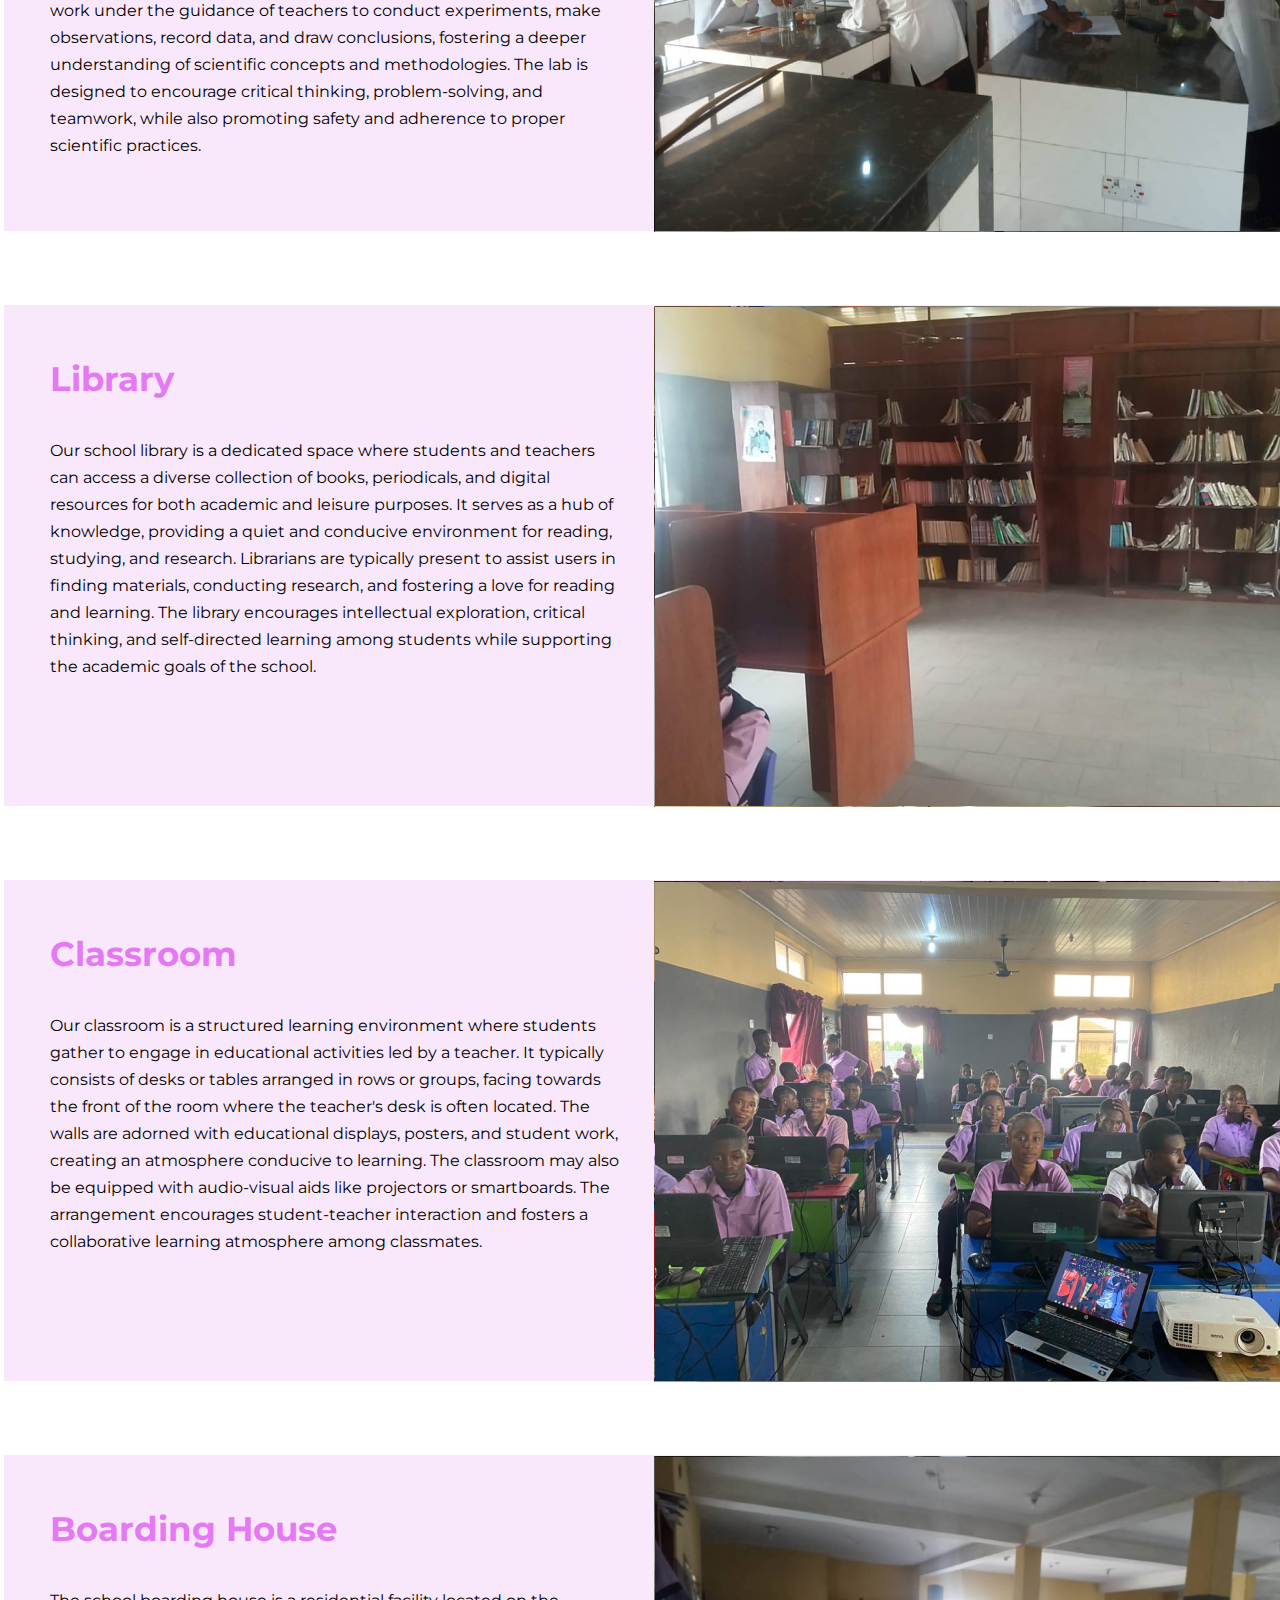
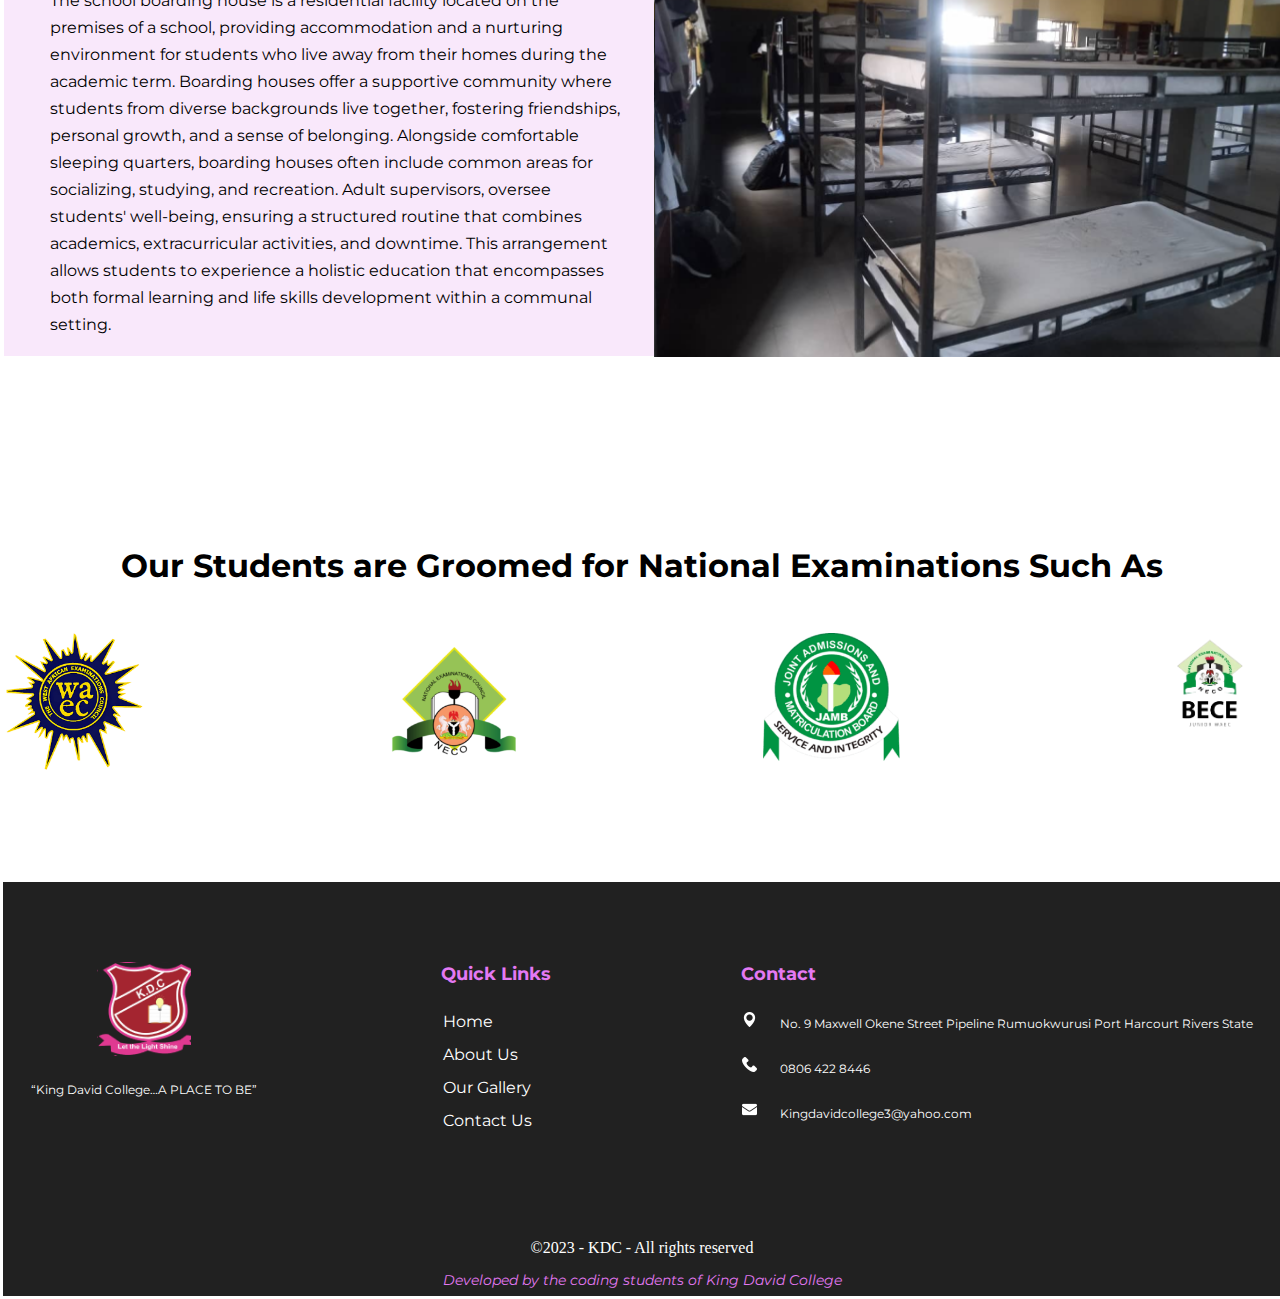
<file: Facilities/index.html>
<!DOCTYPE html>
<html lang="en">

<head>
  <meta charset="UTF-8" />
  <meta name="viewport" content="width=device-width, initial-scale=1.0" />
  <link rel="stylesheet" href="./styles.css" />
  <link href="https://fonts.googleapis.com/css?family=Montserrat:400,500,700,900|Ubuntu:400,500,700" rel="stylesheet" />
  <title>King David College</title>
  <link rel="shortcut icon" href="../Resources/kdc bag.png" type="image/x-icon">
</head>

<body>
  <div class="sandwichmenu">
    <button id="close"></button>
    <ul>
      <a href="../index.html"><li>Home</li></a>
      <a href="../AboutUsCollege/index.html"><li>About Us</li></a>
      <a href="../Bootcamp/index.html"><li>Tech Bootcamp</li></a>
      <a href="../Gallery/index.html"><li>Our Gallery</li></a>
      <a href="../ContactUs/index.html"><li>Contact Us</li></a>
    </ul>
  </div>
  <nav>
    <img src="../Resources/kdc bag.png" onclick="logoClick()">
    <ul>
      <a href="../index.html">
        <li>HOME</li>
      </a>
      <a href="../AboutUsCollege/index.html">
        <li>ABOUT US</li>
      </a>
      <a href="../Gallery/index.html">
        <li>OUR GALLERY</li>
      </a>
      <a href="./Bootcamp/index.html">
        <li>TECH BOOTCAMP</li>
      </a>
      <a href="../ContactUs/index.html">
        <li>CONTACT US</li>
      </a>
    </ul>
    <button id="sandwichbutton"></button>
  </nav>
  <main>
    <div class="banner">
        <div class="overlay">
            <h1>Top Facilities</h1>
        </div>
    </div>
    <section id="facilities">
        <div class="facilitiescard">
            <article>
                <h2>Computer Lab</h2>
                <p>A dedicated space within the school equipped with a set of computers for students and teachers to use for various educational and learning purposes. These labs are designed to provide access to technology and digital resources, allowing users to engage in activities such as research, programming, multimedia projects, online learning, and software training. The lab typically contains a network of computers connected to the internet, along with necessary peripherals like printers, scanners, and audio equipment. It serves as a hub for students to enhance their digital literacy skills and work on assignments that require technological tools.</p>
            </article>
            <div class="cardpic" id="cardpic1"></div>
        </div>
        <div class="facilitiescard">
            <article>
                <h2>Science Lab</h2>
                <p>A dedicated space within the school where students engage in hands-on scientific experiments and investigations. Equipped with various specialized tools, equipment, and materials, the lab provides a controlled environment for students to learn and apply principles of physics, chemistry, biology, and other scientific disciplines. Students work under the guidance of teachers to conduct experiments, make observations, record data, and draw conclusions, fostering a deeper understanding of scientific concepts and methodologies. The lab is designed to encourage critical thinking, problem-solving, and teamwork, while also promoting safety and adherence to proper scientific practices.</p>
            </article>
            <div class="cardpic" id="cardpic2"></div>
        </div>
        <div class="facilitiescard">
            <article>
                <h2>Library</h2>
                <p>Our school library is a dedicated space where students and teachers can access a diverse collection of books, periodicals, and digital resources for both academic and leisure purposes. It serves as a hub of knowledge, providing a quiet and conducive environment for reading, studying, and research. Librarians are typically present to assist users in finding materials, conducting research, and fostering a love for reading and learning. The library encourages intellectual exploration, critical thinking, and self-directed learning among students while supporting the academic goals of the school.</p>
            </article>
            <div class="cardpic" id="cardpic3"></div>
        </div>
        <div class="facilitiescard">
            <article>
                <h2>Classroom</h2>
                <p>Our classroom is a structured learning environment where students gather to engage in educational activities led by a teacher. It typically consists of desks or tables arranged in rows or groups, facing towards the front of the room where the teacher's desk is often located. The walls are adorned with educational displays, posters, and student work, creating an atmosphere conducive to learning. The classroom may also be equipped with audio-visual aids like projectors or smartboards. The arrangement encourages student-teacher interaction and fosters a collaborative learning atmosphere among classmates.</p>
            </article>
            <div class="cardpic" id="cardpic4"></div>
        </div>
        <div class="facilitiescard">
            <article>
                <h2>Boarding House</h2>
                <p>The school boarding house is a residential facility located on the premises of a school, providing accommodation and a nurturing environment for students who live away from their homes during the academic term. Boarding houses offer a supportive community where students from diverse backgrounds live together, fostering friendships, personal growth, and a sense of belonging. Alongside comfortable sleeping quarters, boarding houses often include common areas for socializing, studying, and recreation. Adult supervisors, oversee students' well-being, ensuring a structured routine that combines academics, extracurricular activities, and downtime. This arrangement allows students to experience a holistic education that encompasses both formal learning and life skills development within a communal setting.</p>
            </article>
            <div class="cardpic" id="cardpic5"></div>
        </div>
    </section>
    <section id="Exams">
      <h3>Our Students are Groomed for National Examinations Such As</h3>
      <div class="examlogos">
        <div class="logo" id="logo1"></div>
        <div class="logo" id="logo2"></div>
        <div class="logo" id="logo3"></div>
        <div class="logo" id="logo4"></div>
      </div>
    </section>
    <footer>
      <div class="links">
        <div class="badge" onclick="logoClick()">
          <div class="img"></div>
          <p>“King David College…A PLACE TO BE”</p>
        </div>
        <div class="quicklinks">
          <h3>Quick Links</h3>
          <ul>
            <li><a href="../index.html">Home</a></li>
            <li><a href="../AboutUsCollege/index.html">About Us</a></li>
            <li><a href="../Gallery/index.html">Our Gallery</a></li>
            <li><a href="../ContactUs/index.html">Contact Us</a></li>
          </ul>

        </div>
        <div class="contact">
          <h3>Contact </h3>
          <div class="location">
            <img src="../Resources/location-pin 1.png">
            <p>No. 9 Maxwell Okene Street Pipeline Rumuokwurusi Port Harcourt Rivers State</p>
          </div>
          <div class="contact">
            <img src="../Resources/phone-call 1.png">
            <p>0806 422 8446</p>
          </div>
          <div class="email">
            <img src="../Resources/email (1) 1.png">
            <p>Kingdavidcollege3@yahoo.com</p>
          </div>
        </div>
      </div>
      <p class="copyright">©2023 - KDC - All rights reserved</p>
      <p class="developers">Developed by the coding students of King David College</p>
    </footer>
  </main>
</body>
<script type="text/javascript">
  const logoClick = () => {
    window.open('../index.html', '_self')
  }

  document.getElementById('sandwichbutton').addEventListener('click', () => {
    document.getElementsByClassName('sandwichmenu')[0].classList.toggle('active')
  })
  document.getElementById('close').addEventListener('click', () => {
    document.getElementsByClassName('sandwichmenu')[0].classList.toggle('active')
  })
  document.addEventListener('click', ({target}) => {
    if(target != document.getElementById('sandwichbutton') && !document.getElementsByClassName('sandwichmenu')[0].contains(target)) {
      document.getElementsByClassName('sandwichmenu')[0].classList.remove('active')
    }
  })
</script>

</html>
</file>
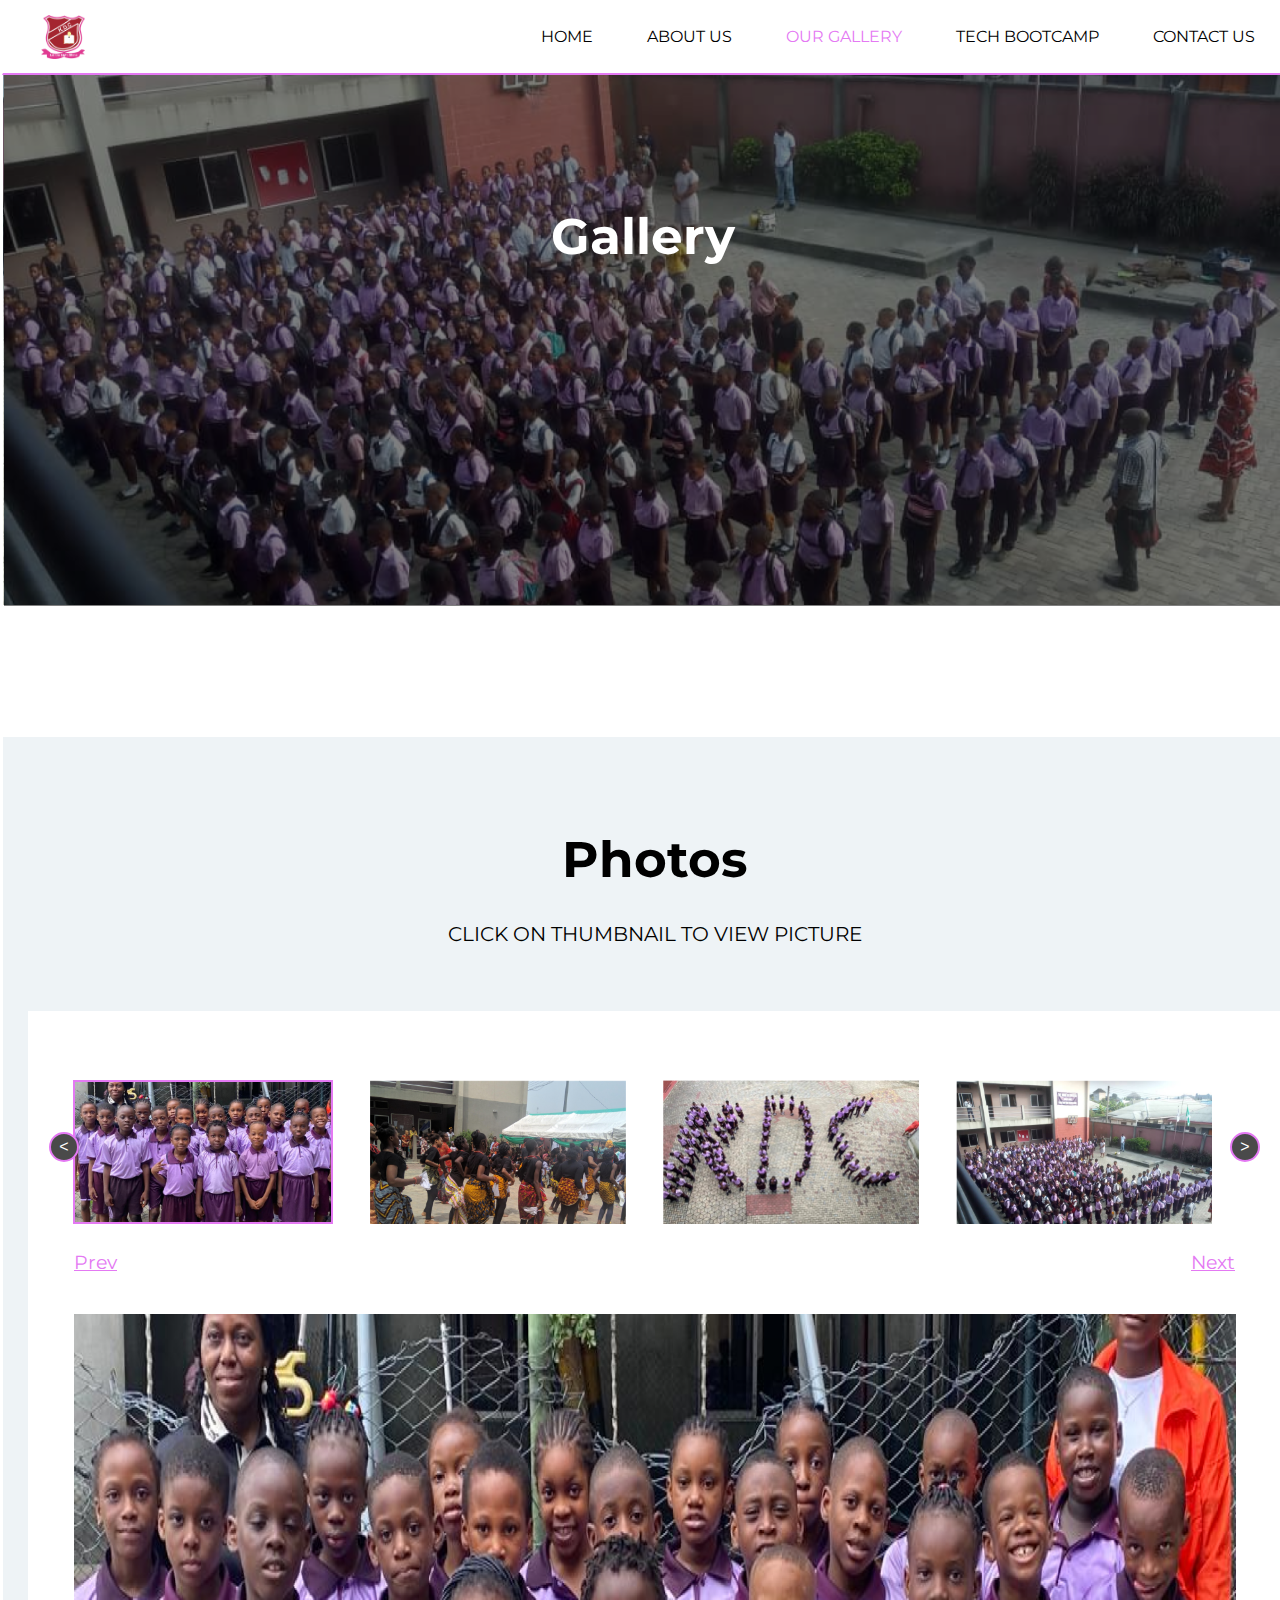
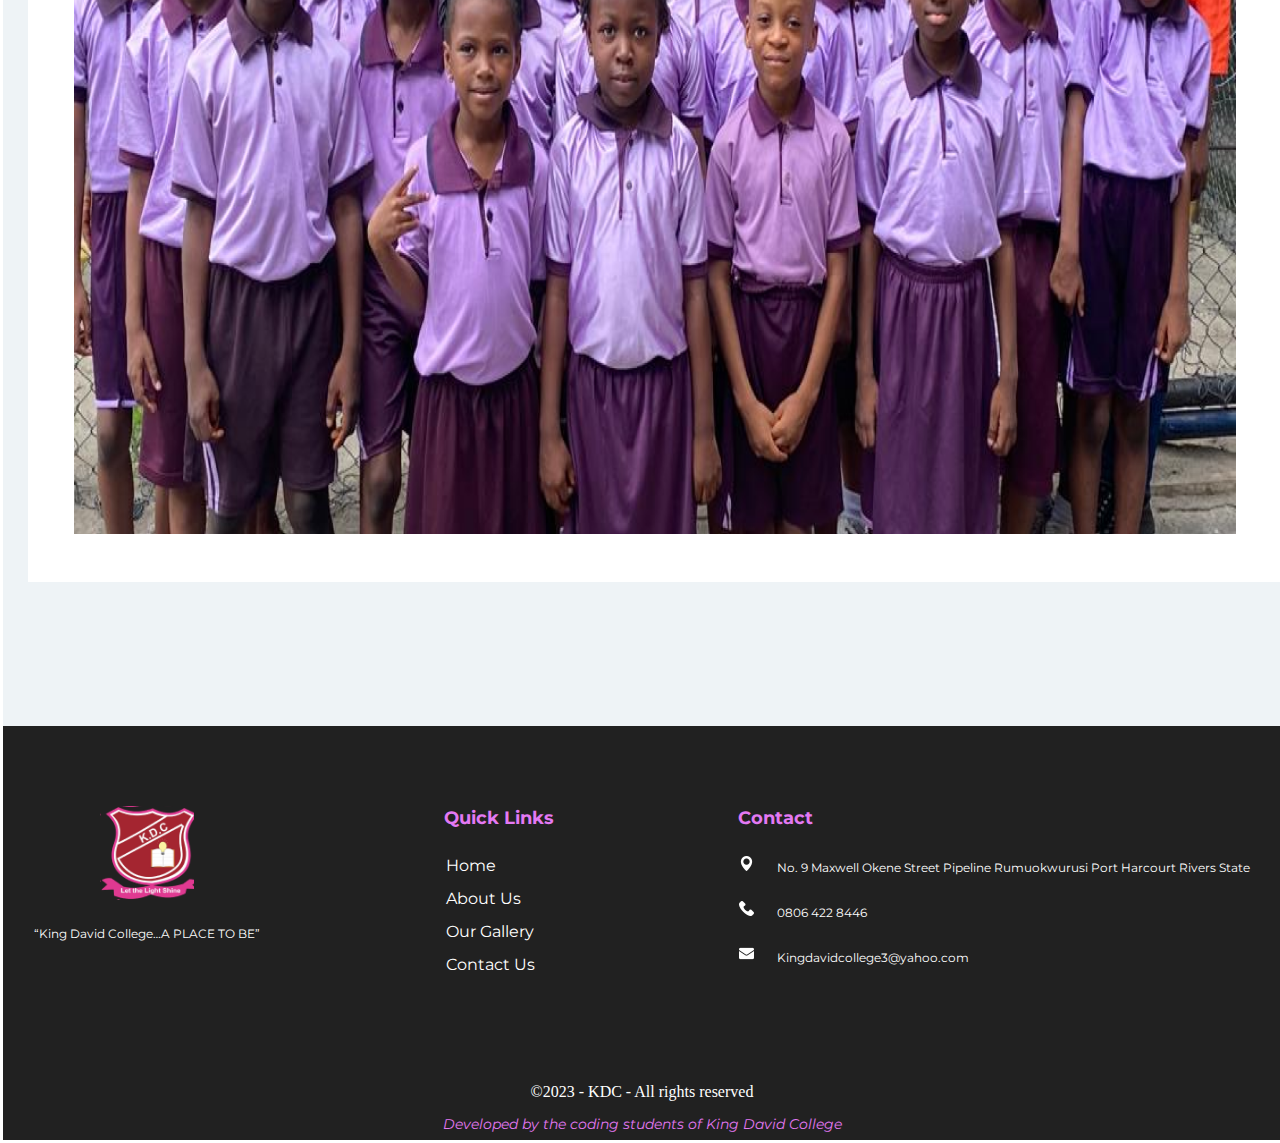
<file: Gallery/index.html>
<!DOCTYPE html>
<html lang="en">

<head>
    <meta charset="UTF-8" />
    <meta name="viewport" content="width=device-width, initial-scale=1.0" />
    <link rel="stylesheet" href="./styles.css" />
    <link href="https://fonts.googleapis.com/css?family=Montserrat:400,500,700,900|Ubuntu:400,500,700"
        rel="stylesheet" />
    <title>King David College</title>
    <link rel="shortcut icon" href="../Resources/kdc bag.png" type="image/x-icon">
</head>

<body>
    <div class="sandwichmenu">
        <button id="close"></button>
        <ul>
          <a href="../index.html"><li>Home</li></a>
          <a href="../AboutUsCollege/index.html"><li>About Us</li></a>
          <a href="../Bootcamp/index.html"><li>Tech Bootcamp</li></a>
          <a href="./index.html"><li>Our Gallery</li></a>
          <a href="../ContactUs/index.html"><li>Contact Us</li></a>
        </ul>
      </div>
    <nav>
        <img src="../Resources/kdc bag.png" onclick="logoClick()">
        <ul>
            <a href="../index.html">
                <li>HOME</li>
            </a>
            <a href="../AboutUSCollege/index.html">
                <li>ABOUT US</li>
            </a>
            <a href="./index.html">
                <li>OUR GALLERY</li>
            </a>
            <a href="../Bootcamp/index.html">
                <li>TECH BOOTCAMP</li>
            </a>
            <a href="../ContactUs/index.html">
                <li>CONTACT US</li>
            </a>
        </ul>
        <button id="sandwichbutton"></button>
    </nav>
    <main>
        <div class="banner">
            <div class="overlay">
                <h1>Gallery</h1>

            </div>
        </div>
        <div class="photos">
            <h1>Photos</h1>
            <p>CLICK ON THUMBNAIL TO VIEW PICTURE</p>
            <div class="photoswrapper">
                <button id="sliderleft"><</button>
                        <button id="sliderright">></button>
                        <div class="slider" id="galleryslider">

                        </div>
                        <div class="buttons">
                            <button id="prev" onclick="buttonPrev()">Prev</button>
                            <button id="next" onclick="buttonNext()">Next</button>
                        </div>
                        <img src="" alt="" id="bigpic">
            </div>
        </div>
        <footer>
            <div class="links">
                <div class="badge" onclick="logoClick()">
                    <div class="img"></div>
                    <p>“King David College…A PLACE TO BE”</p>
                </div>
                <div class="quicklinks">
                    <h3>Quick Links</h3>
                    <ul>
                        <li><a href="../index.html">Home</a></li>
                        <li><a href="../AboutUsCollege/index.html">About Us</a></li>
                        <li><a href="../Gallery/index.html">Our Gallery</a></li>
                        <li><a href="../ContactUs/index.html">Contact Us</a></li>
                    </ul>

                </div>
                <div class="contact">
                    <h3>Contact </h3>
                    <div class="location">
                        <img src="../Resources/location-pin 1.png">
                        <p>No. 9 Maxwell Okene Street Pipeline Rumuokwurusi Port Harcourt Rivers State</p>
                    </div>
                    <div class="contact">
                        <img src="../Resources/phone-call 1.png">
                        <p>0806 422 8446</p>
                    </div>
                    <div class="email">
                        <img src="../Resources/email (1) 1.png">
                        <p>Kingdavidcollege3@yahoo.com</p>
                    </div>
                </div>
            </div>
            <p class="copyright">©2023 - KDC - All rights reserved</p>
            <p class="developers">Developed by the coding students of King David College</p>
        </footer>
    </main>
</body>
<script type="text/javascript">

    let currentPicId = 'no id'
    const logoClick = () => {
        window.open('../index.html', '_self')
    }

    document.getElementById('sandwichbutton').addEventListener('click', () => {
    document.getElementsByClassName('sandwichmenu')[0].classList.toggle('active')
  })
  document.getElementById('close').addEventListener('click', () => {
    document.getElementsByClassName('sandwichmenu')[0].classList.toggle('active')
  })
  document.addEventListener('click', ({target}) => {
    if(target != document.getElementById('sandwichbutton') && !document.getElementsByClassName('sandwichmenu')[0].contains(target)) {
      document.getElementsByClassName('sandwichmenu')[0].classList.remove('active')
    }
  })


  let navIcons = document.getElementsByTagName('li')
  for (let i = 0; i < navIcons.length; i++) {
        if (navIcons[i].textContent.toLocaleUpperCase() === 'OUR GALLERY') {
            navIcons[i].style.color = '#E479F3'
        }
    }

    const sliderLeft = document.getElementById('sliderleft')
    const sliderRight = document.getElementById('sliderright')
    let sliderLeftFocus = false
    let sliderRightFocus = false

    sliderRight.addEventListener('mouseover', () => {
        sliderRightFocus = true
    })
    sliderRight.addEventListener('mouseleave', () => {
        sliderRightFocus = false
    })

    sliderLeft.addEventListener('mouseover', () => {
        sliderLeftFocus = true
    })
    sliderLeft.addEventListener('mouseleave', () => {
        sliderLeftFocus = false
    })

    setInterval(() => {
        if (sliderRightFocus) {
            document.getElementById('galleryslider').scrollLeft = document.getElementById('galleryslider').scrollLeft + 10
        }

        if (sliderLeftFocus) {
            document.getElementById('galleryslider').scrollLeft = document.getElementById('galleryslider').scrollLeft - 10
        }
    }, 10)

    const buttonNext = () => {
        if (currentPicId === 'no id') {
            currentPicId = 0
            document.getElementById('bigpic').src = gallerypics[currentPicId]
            document.getElementsByClassName('slide')[currentPicId].style.border = '2px solid #E479F3'
            for (let i = 0; i < document.getElementsByClassName('slide').length; i++) {
                if (document.getElementsByClassName('slide')[i].id != currentPicId) {
                    document.getElementsByClassName('slide')[i].style.border = 'none'
                }
            }
        } else if (currentPicId != document.getElementsByClassName('slide').length - 1) {
            currentPicId++
            document.getElementById('bigpic').src = gallerypics[currentPicId]
            document.getElementsByClassName('slide')[currentPicId].style.border = '2px solid #E479F3'
            for (let i = 0; i < document.getElementsByClassName('slide').length; i++) {
                if (document.getElementsByClassName('slide')[i].id != currentPicId) {
                    document.getElementsByClassName('slide')[i].style.border = 'none'
                }
            }
        }
    }

    const buttonPrev = () => {
        if (currentPicId === 'no id') {
            null
        } else if (currentPicId != 0) {
            currentPicId--
            document.getElementById('bigpic').src = gallerypics[currentPicId]
            document.getElementsByClassName('slide')[currentPicId].style.border = '2px solid #E479F3'
            for (let i = 0; i < document.getElementsByClassName('slide').length; i++) {
                if (document.getElementsByClassName('slide')[i].id != currentPicId) {
                    document.getElementsByClassName('slide')[i].style.border = 'none'
                }
            }
        }
    }



    const gallerypics = ['../Resources/PRIMARY1.png', '../Resources/gallery1.png', '../Resources/gallery2.png', '../Resources/gallery3.png', '../Resources/gallery4.png', '../Resources/gallery5.png']

    gallerypics.forEach((pic, index) => {
        const slide = document.createElement('div')
        slide.classList.add('slide')
        slide.id = index
        slide.style.backgroundImage = `url(${pic})`
        slide.addEventListener('click', e => {
            currentPicId = e.target.id
            e.target.style.border = '2px solid #E479F3'
            for (let i = 0; i < document.getElementsByClassName('slide').length; i++) {
                if (document.getElementsByClassName('slide')[i].id != currentPicId) {
                    document.getElementsByClassName('slide')[i].style.border = 'none'
                }
            }
            document.getElementById('bigpic').src = gallerypics[currentPicId]
        })
        document.getElementById('galleryslider').appendChild(slide)
    })

    document.getElementById('galleryslider').children[0].click()

</script>

</html>
</file>
<file: styles.css>
* {
    margin: 0;
    padding: 0;
    border: 1px solid transparent;
}


body {
    width: 100%;
    margin: 0 auto;
}

.sandwichmenu {
    display: none;
}

nav {
    width: 100%;
    height: 72px;
    position: fixed;
    top: 0;
    z-index: 6;
    background-color: white;
    border-bottom: 2px solid #E479F3;
    display: flex;
    flex-direction: row;
    align-items: center;
}
nav img{
    width: 44px;
    height: 44px;
    margin-left: 37px;
}

nav img:hover {
    cursor: pointer;
}

ul {
    height: 20px;
    margin-left: auto;
    width: fit-content;
}

nav ul a {
    text-decoration: none;
    color: #000000;
}
nav ul a:hover{
    color:#E479F3;
    text-decoration:underline; 
}


li {
    display: inline;
    margin: 0 23px;
    font-family: 'Montserrat';
    font-size: 16px;
    font-weight: 400;
}

nav #sandwichbutton {
    background-image: url('./Resources/sandwich.png');
    height: 24px;
    width: 24px;
    display: none;
}

.slidercontainer {
    margin: 0 auto;
    margin-top: 72px;
    width: 100%;
}

.sliderwrapper {
    position: relative;
    margin: 0 auto;
    width: 100%;
}

.slider {
    width: 100%;
    display: flex;
    flex-direction: row;
    overflow-x: auto;
    scroll-snap-type: x mandatory;
    scroll-behavior: smooth;
    margin: 0 auto;
    border-top: 2px solid #E479F3;
}

.slider::-webkit-scrollbar {
    display: none;
}
.sliderwrapper button.arrow{
    position: absolute;
    display: flex;
    justify-content: center;
    align-items: center;
    width: 45px;
    height: 45px;
    background-color: #2b2d2c;
    border-radius: 5px;
    color: #ffffff;
    font-size: 1.5em;
    font-weight: lighter;
}
.sliderwrapper button#left{
    top: 50%;
    transform: translateY(-50%);
    left: 48px;
}
.sliderwrapper button#right{
    top: 50%;
    transform: translateY(-50%);
    right: 48px;
}

.sliderwrapper button img {
    width: 50%;
    height: 50%;
    background-size: contain;
}
.slidercontainer .slider .slides {
    height: 508px;
    width: 100%;
    scroll-snap-align: center;
    flex-shrink: 0;
}

#slide1 {
    background-image: url('./Resources/WhatsApp\ Image\ 2023-08-16\ at\ 12.01\ 1.png');
    background-size: cover;
}

#slide2 {
    background-image: url('./Resources/PRIMARY1.png');
    background-size: cover;
}

#slide3 {
    background-image: url('./Resources/LAPTOP\ 1.png');
    background-size: cover;
}

.sliderwrapper h1 {
    font-family: 'Montserrat';
    width: 837px;
    height: 130px;
    color: #ffffff;
    font-size: 50px;
    line-height: 62px;
    font-weight: 700;
    margin-top: 190px;
    margin-left: 100px;
}
.sliderwrapper h1 span{
    color: #E479F3;
}

.sliderwrapper p {
    font-family: 'Montserrat';
    color: #ffffff;
    margin-top: 22px;
    margin-left: 100px;
    font-size: 15px;
    font-weight: 500;
}

.sliderwrapper a {
    margin-left: 100px;
    margin-top: 30px;
    display: inline-block;
}

.sliderwrapper .slides button {
    background-color: #E479F3;
    color: #000000;
    width: 150px;
    height: 37px;
    font-size: 15px;
    border: none;
    border-radius: 37px;
}

.slides .overlay {
    height: inherit;
    width: 100%;
    background-color: #0000007f;
}

.aboutus h6 {
    width: fit-content;
    margin: 0 auto;
    margin-top: 54px;
    font-family: 'Montserrat';
    font-style: italic;
    font-size: 20px;
    font-weight: 500;
}

.aboutus h2 {
    width: fit-content;
    margin: 9px auto;
    font-family: 'Montserrat';
    font-size: 32px;
    font-weight: 700;
}

.longline {
    width: 133px;
    border: 1.5px solid #E479F3;
    margin: 0 auto;
}

.shortline {
    width: 62px;
    border: 1.5px solid #E479F3;
    margin: 0 auto;
    margin-top: 4px;
}

.mothercard {
    width: fit-content;
    height: fit-content;
    margin: 22px auto;
    display: flex;
    flex-direction: row;
    gap: 25px;
}


.card {
    width: 408px;
    height: 578px;
    border: 1px solid #b6b6b6;
    background-color: #f9f9f9;
}
#cardimage1, #cardimage2, #cardimage3 {
    background-size: cover;
    height: 272px;
    width: inherit;
}
#cardimage1{
    background-image: url('./Resources/image\ 1.png');
}
#cardimage2{
    background-image: url('./Resources/image\ 2.png');
}
#cardimage3{
    background-image: url('./Resources/excursion.png');
}
.card h6 {
    font-family: 'Montserrat';
    margin-top: 45px;
    font-style: normal;
    text-align: center;
    font-size: 16px;
    font-weight: 700;    
}
.card p {
    font-size: 16px;
    font-family: "Montserrat";
    text-align: center;
    font-weight: 400;
    width: 304px;
    height: 180px;
    margin: 0 auto;
    margin-top: 21px;
    color: #212121;
}
#WelcomeAddress{
    width: 1177px;
    padding: 0px 42px;
    margin: 0 auto;
    margin-top: 50px;

}
#WelcomeAddress h2{
     font-family: "Montserrat";
     font-size: 32px;
     width: fit-content;
     margin: 0 auto;
     color: #E479F3;
}


#WelcomeAddress article{
    width: 63%;
    height: fit-content;
    font-size: 16px;
    display: inline-block;
}
#WelcomeAddress img{
    width: 31%;
    display: inline-block;

}
#flex {
    margin-top: 50px;
    display: flex;
    flex-direction: row;
    align-items: flex-start;
    gap: 63px;
}
#facilities{
    width: 1177px;
    margin: 0 auto;
    margin-top: 101px;
    text-align: center;
    font-family: 'Montserrat';
    
}
#facilities h6 {
    font-weight: 500;
    font-size: 20px;
    font-style: italic;
}
#facilities h3 {
    font-weight: 700;
    font-size: 32px;
    margin-top: 9px;
}

.motherlab {
    width: fit-content;
    display: flex;
    flex-direction: row;
    gap: 52px;
    justify-content: center;
    margin: 0 auto;
    margin-top: 51px;
}

.labcard {
    width: 470px;
    height: 315px;
    display: flex;
    flex-direction: row;
    flex-shrink: 0;
}

.computerlab  {
    background-image: url("./Resources/computer\ lab.png");
    height: 100%;
    width: 265px;
    background-size: cover;
}

.sciencelab {
    background-image: url("./Resources/science\ lab.png");
    height: 100%;
    width: 265px;
    background-size: cover;
}

.labcardtextbox{
    height: 100%;
    width: 205px;
    background-color: #EEF3F6;
}
.labcardtextbox p{
    margin-top: 37px;
    font-size: 20px;
    font-family: 'Montserrat';
    font-weight: 700;
}
.labcardtextbox article{
    font-size: 14px;
    font-family: 'Montserrat';
    font-weight: 400;
    width: 90%;
    margin: 0 auto;
    margin-top: 13px;
    text-align: left;
}
#facilities button{
    background-color: #E479F3;
    width: 200px;
    height: 50px;
    border-radius: 50px;
    margin-top: 58px;
    font-family: "Montserrat";
    font-size: 16px;
    font-weight: 400;
    margin-bottom: 47px;

}
#Testimonials{
    width: 100%;
    background-color: #4a4a4a;
}
#Testimonials p{
 color: #ffffff;
 width: fit-content;
 margin: 0 auto;
 margin-top: 64px;
 font-family: 'Montserrat';
 font-size: 20px;
 font-style: italic;
 font-weight: 500;
}
#Testimonials h3{
    width: fit-content;
    height: fit-content;
    margin: 0 auto;
    margin-top: 18px;
    color: #ffffff;
    font-family: 'Montserrat';
    font-weight: 700;
    font-size: 32px;
}

#Testimonials ul {
    height: fit-content;
    margin: 0 auto;
    margin-top: 40px;
}

#Testimonials ul li {
    color: white;
    font-size: 24px;
    font-weight: 700;
    font-style: italic;
}

#Testimonials ul li:hover {
    cursor: pointer;
}
.testimonialswrapper {
    width: inherit;
    display: flex;
    flex-direction: row;
    overflow-x: auto;
    scroll-snap-type: x mandatory;
    scroll-behavior: smooth;
}

.testimonialswrapper::-webkit-scrollbar {
    display: none;
}

.MTestimonialcardswrapper {
    width: inherit;
    position: relative;
    flex-shrink: 0;
}
.MTestimonialcards{
    margin: 0 auto;
    margin-bottom: 49px;
    display: flex;
    flex-direction: row;
    column-gap: 39px;
    width: inherit;
    flex-shrink: 0;
    scroll-snap-align: center;
    overflow-x: scroll;
    position: relative;
    top: -20px;
}

.MTestimonialcards::-webkit-scrollbar {
    display: none;
}

.testbuttons {
    height: 80px;
    width: 80px;
    flex-shrink: 0;
    border-radius: 50%;
    color: white;
    background-color: #4a4a4a20;
    font-size: 40px;
    z-index: 5;
}

#testright, #testright2 {
    position: sticky;
    left: 90%;
    top: 50%;
    border: 2px solid #E479F3a0;
}

#testleft, #testleft2 {
    position: sticky;
    left: 5%;
    top: 50%;
    border: 2px solid #E479F3a0;
}
.Testimonialcard{
    width: 402px;
    height: 794px;
    background-color: #ffffff;
    display: flex;
    flex-direction: column;

}

.Testimonialcard .circle{
    margin: 0 auto;
    margin-top: 48px;
    width: 126px;
    height: 126px;
    border-radius: 50%;
    background-color: #D9D9D9;
    background-size: cover;

}

#parent1 {
    background-image: url('./Resources/parent1.png');
}

#parent2 {
    background-image: url('./Resources/parent2.png');
}

#parent3 {
    background-image: url('./Resources/parent3.png');
}

#alum1 {
    background-image: url('./Resources/alum1.png');
}

#alum2 {
    background-image: url('./Resources/alum2.png');
}

#alum3 {
    background-image: url('./Resources/alum3.png');
}
.MTestimonialcards .Testimonialcard p#comment{
    margin: 0 auto;
    margin-top: 22px;
    width: 363px;
    text-align: center;
    color: #212121;
    font-style: italic;
    font-family: 'Montserrat';
    line-height: 24px;
    font-size: 16px;
}

#comment span {
    color: #E479F3;
}
.MTestimonialcards .Testimonialcard img {
    display: block;
    width: 235px;
    height: 34px;
    margin: 0 auto;
    margin-top: auto;
    margin-bottom: 54px;
}
#Exams{
    width: 100%;
}
#Exams h3{
    font-family: 'Montserrat';
    width: fit-content;
    font-size: 32px;
    font-weight: 700;
    margin: 0 auto;
    margin-top: 113px;
}
#Exams .examlogos {
    display: flex;
    flex-direction: row;
    margin: 0 auto;
    justify-content: center;
    margin-top: 45px;
    gap: 240px;
    margin-bottom: 57px;
}
#Exams .examlogos .logo{
    height: 189px;
    width: 189px;
    background-size: contain;
    background-repeat:no-repeat;



}
#logo1{
    background-image: url('./Resources/waec.png');
}
#logo2{
    background-image: url('./Resources/Neco.png');

}
#logo3{
    background-image: url('./Resources/Jamb.png');
}
#logo4{
    background-image: url('./Resources/Junior\ waec.png');
}

footer {
    width: 100%;
    background-color: #212121;
    margin: 0 auto;
}

footer .links {
    margin: 0 auto;
    margin-top: 77px;
    display: flex;
    flex-direction: row;
    width: fit-content;
    gap: 180px;
}

footer .badge {
    display: flex;
    flex-direction: column;
    align-items: center;
    width: fit-content;
}

footer .badge:hover {
    cursor: pointer;
}

footer .badge .img {
    background-image: url(./Resources/kdc\ bag.png);
    background-size: cover;
    width: 92px;
    height: 92px;
}

footer .badge p {
    margin-top: 25px;
    width: fit-content;
}

footer .links .quicklinks ul{
    display: flex;
    flex-direction: column;
    margin-top: 0;
    gap: 12px;
    padding: 0;
}

footer .links .quicklinks ul li {
    margin-left: 0;
}

footer .links .quicklinks ul a {
    text-decoration: none;
    color: #ffffff;
    margin-left: 0;
    text-align: left;
}

footer .links h3 {
    font-size: 18px;
    font-family: "Montserrat";
    font-weight: 700;
    color: #E479F3;
    margin-bottom: 24px;
}

footer .links img {
    width: 15px;
    height: 15px;
    margin-right: 17px;
}

footer .links p {
    color: #ffffff;
    display: inline-block;
    font-size: 12px;
    font-family: "Montserrat";
    margin-bottom: 22px;
}

.developers {
    font-family: "Montserrat";
    font-size: 14px;
    font-style: italic;
    width: fit-content;
    margin: 0 auto;
    margin-top: 12px;
    margin-bottom: 5px;
    color: #E479F3;
}

.copyright {
    width: fit-content;
    margin: 0 auto;
    color: #ffffff;
    font-size: 16px;
    margin-top: 91px;
}


@media(max-width: 1275px) {
    * {
        margin: 0;
        padding: 0;
        border: 1px solid transparent;
    }

    html {
        overflow-x: hidden;
    }
    
    body {
        width: 100%;
        overflow-x: hidden;
    }

    .sandwichmenu {
        display: block;
        position: fixed;
        top: 0;
        right: -100%;
        height: 100%;
        width: 271px;
        background-color: #212121;
        z-index: 20;
        transition: 0.4s;
        overflow-y: scroll;
    }

    .sandwichmenu.active {
        right: 0;
    }

    .sandwichmenu #close {
        height: 30px;
        width: 30px;
        margin-top: 25px;
        margin-left: 209px;
        background-image: url('./Resources/clarity_close-line.png');
        background-color: transparent;
    }

    .sandwichmenu ul {
        width: fit-content;
        height: fit-content;
        margin: 0 auto;
        margin-top: 49px;
        display: flex;
        flex-direction: column;
        gap: 48px;
        align-items: center;
    }

    .sandwichmenu ul a {
        text-decoration: none;
    }

    .sandwichmenu ul a li {
        color: white;
        font-size: 16px;
    }

    .sandwichmenu ul a li:hover {
        color: #E479F3;
    }
    
    nav {
        width: 100%;
        height: 64px;
        position: fixed;
        top: 0;
        z-index: 6;
        background-color: white;
        border-bottom: 2px solid #E479F3;
        display: flex;
        flex-direction: row;
        align-items: center;
    }
    nav img{
        width: 50px;
        height: 50px;
        margin-left: 16px;
    }
    
    nav img:hover {
        cursor: pointer;
    }
    
    ul {
        height: 20px;
        margin-left: auto;
        width: fit-content;
        display: none;
    }
    
    
    li {
        display: inline;
        margin: 0 23px;
        font-family: 'Montserrat';
        font-size: 16px;
        font-weight: 400;
    }
    
    nav #sandwichbutton {
        background-image: url('./Resources/sandwich.png');
        margin-left: auto;
        margin-right: 18px;
        height: 24px;
        width: 24px;
        display: block;
        background-color: transparent;
    }
    
    .slidercontainer {
        margin: 0 auto;
        margin-top: 64px;
        width: 100%;
    }
    
    .sliderwrapper {
        position: relative;
        margin: 0 auto;
        width: 100%;
    }
    
    .slider {
        width: 100%;
        display: flex;
        flex-direction: row;
        overflow-x: auto;
        scroll-snap-type: x mandatory;
        scroll-behavior: smooth;
        margin: 0 auto;
        border-top: 2px solid #E479F3;
    }
    
    .slider::-webkit-scrollbar {
        display: none;
    }
    .sliderwrapper button.arrow{
        position: absolute;
        display: flex;
        justify-content: center;
        align-items: center;
        width: 35px;
        height: 35px;
        background-color: #2b2d2c;
        border-radius: 2.4px;
        color: #ffffff;
        font-size: 1.5em;
        font-weight: lighter;
    }
    .sliderwrapper button#left{
        top: 250px;
        transform: translateY(0%);
        left: 29px;
    }
    .sliderwrapper button#right{
        top: 250px;
        transform: translateY(0%);
        right: 29px;
    }
    
    .sliderwrapper button img {
        width: 50%;
        height: 50%;
        background-size: contain;
    }
    .slidercontainer .slider .slides {
        height: 330px;
        width: 100%;
        scroll-snap-align: center;
        flex-shrink: 0;
    }
    
    .sliderwrapper h1 {
        font-family: 'Montserrat';
        width: 313px;
        height: 58px;
        color: #ffffff;
        font-size: 24px;
        line-height: 29px;
        font-weight: 700;
        margin-top: 40px;
        margin-left: 17px;
    }
    .sliderwrapper h1 span{
        color: #E479F3;
    }
    
    .sliderwrapper p {
        font-family: 'Montserrat';
        color: #ffffff;
        margin-top: 16px;
        margin-left: 17px;
        width: 303px;
        font-size: 14px;
        font-weight: 500;
    }
    
    .sliderwrapper a {
        margin-left: 28px;
        margin-top: 16px;
        display: inline-block;
    }
    
    .sliderwrapper .slides button {
        background-color: #E479F3;
        color: #000000;
        width: 128px;
        height: 40px;
        font-size: 12px;
        border: none;
        border-radius: 40px;
    }
    
    .slides .overlay {
        height: inherit;
        width: 100%;
        background-color: #0000007f;
    }
    
    .aboutus h6 {
        width: fit-content;
        margin: 0 auto;
        margin-top: 17px;
        font-family: 'Montserrat';
        font-style: italic;
        font-size: 14px;
        font-weight: 500;
    }
    
    .aboutus h2 {
        width: fit-content;
        margin: 12px auto;
        font-family: 'Montserrat';
        font-size: 16px;
        font-weight: 700;
    }
    
    .longline {
        width: 133px;
        border: 1.5px solid #E479F3;
        margin: 0 auto;
    }
    
    .shortline {
        width: 62px;
        border: 1.5px solid #E479F3;
        margin: 0 auto;
        margin-top: 4px;
    }
    
    .mothercard {
        width: fit-content;
        height: fit-content;
        margin: 16px auto;
        display: flex;
        flex-direction: column;
        gap: 25px;
    }
    
    
    .card {
        width: 330px;
        height: 460px;
        border: 1px solid #b6b6b6;
        background-color: #f9f9f9;
    }
    #cardimage1, #cardimage2, #cardimage3 {
        background-size: cover;
        height: 217px;
        width: inherit;
    }
    #cardimage1{
        background-image: url('./Resources/image\ 1.png');
    }
    #cardimage2{
        background-image: url('./Resources/image\ 2.png');
    }
    #cardimage3{
        background-image: url('./Resources/excursion.png');
    }
    .card h6 {
        font-family: 'Montserrat';
        margin-top: 16px;
        font-style: normal;
        text-align: center;
        font-size: 14px;
        font-weight: 700;    
    }
    .card p {
        font-size: 14px;
        font-family: "Montserrat";
        text-align: center;
        font-weight: 400;
        width: 283px;
        height: 153px;
        margin: 0 auto;
        margin-top: 13px;
        color: #212121;
    }
    #WelcomeAddress{
        width: 336px;
        padding: 0px 42px;
        margin: 0 auto;
        margin-top: 48px;
    
    }
    #WelcomeAddress h2{
         font-family: "Montserrat";
         font-size: 20px;
         width: 212px;
         margin: 0;
         color: #E479F3;
    }
    
    
    #WelcomeAddress article{
        width: 336px;
        height: fit-content;
        font-size: 14px;
        display: block;
    }

    #WelcomeAddress img{
        width: 100%;
        margin-top: 32px;
        display: block; 
    }

    #flex {
        margin-top: 24px;
        display: block;
    }

    #facilities{
        width: 343px;
        margin: 0 auto;
        margin-top: 32.5px;
        text-align: center;
        font-family: 'Montserrat';
    }

    #facilities h6 {
        font-weight: 500;
        font-size: 14px;
        font-style: italic;
    }
    
    #facilities h3 {
        font-weight: 700;
        font-size: 16px;
        margin-top: 12px;
    }
    
    .motherlab {
        width: fit-content;
        display: flex;
        flex-direction: column;
        gap: 28px;
        justify-content: center;
        margin: 0 auto;
        margin-top: 13px;
    }
    
    .labcard {
        width: 343px;
        height: 361px;
        display: flex;
        flex-direction: column-reverse;
        flex-shrink: 0;
    }
    
    .computerlab  {
        background-image: url("./Resources/computerlabsmall.png");
        height: 186px;
        width: 100%;
        background-size: cover;
    }
    
    .sciencelab {
        background-image: url("./Resources/sciencelabsmall.png");
        height: 186px;
        width: 100%;
        background-size: cover;
    }
    
    .labcardtextbox{
        height: 175px;
        width: 100%;
        background-color: #EEF3F6;
    }
    .labcardtextbox p{
        margin-top: 21px;
        font-size: 14px;
        font-family: 'Montserrat';
        font-weight: 700;
    }
    .labcardtextbox article{
        font-size: 14px;
        font-family: 'Montserrat';
        font-weight: 400;
        width: 303px;
        margin: 0 auto;
        margin-top: 17px;
        text-align: left;
    }
    #facilities button{
        background-color: #E479F3;
        width: 128px;
        height: 40px;
        border-radius: 40px;
        margin-top: 24px;
        font-family: "Montserrat";
        font-size: 12px;
        font-weight: 400;
        margin-bottom: 24px;
    
    }
    #Testimonials{
        width: 100%;
        background-color: #4a4a4a;
    }
    #Testimonials p{
     color: #ffffff;
     width: fit-content;
     margin: 0 auto;
     margin-top: 24px;
     font-family: 'Montserrat';
     font-size: 14px;
     font-style: italic;
     font-weight: 500;
    }
    #Testimonials h3{
        width: 343px;
        height: fit-content;
        margin: 0 auto;
        margin-top: 12px;
        color: #ffffff;
        font-family: 'Montserrat';
        font-weight: 700;
        font-size: 16px;
        text-align: center;
        line-height: 18.5px;
    }
    
    #Testimonials ul {
        height: fit-content;
        margin: 0 auto;
        margin-top: 24px;
        display: block;
    }
    
    #Testimonials ul li {
        color: white;
        font-size: 16px;
        font-weight: 700;
        font-style: italic;
    }
    
    #Testimonials ul li:hover {
        cursor: pointer;
    }
    .testimonialswrapper {
        width: inherit;
        display: flex;
        flex-direction: row;
        overflow-x: auto;
        scroll-snap-type: x mandatory;
        scroll-behavior: smooth;
    }
    
    .testimonialswrapper::-webkit-scrollbar {
        display: none;
    }
    
    .MTestimonialcardswrapper {
        width: inherit;
        position: relative;
        flex-shrink: 0;
    }
    .MTestimonialcards{
        margin: 0 auto;
        margin-top: 32px;
        margin-bottom: 49px;
        display: flex;
        flex-direction: column;
        justify-content: center;
        row-gap: 32px;
        width: inherit;
        flex-shrink: 0;
        scroll-snap-align: center;
        overflow-x: scroll;
        position: relative;
        top: 0px;
    }
    
    .MTestimonialcards::-webkit-scrollbar {
        display: none;
    }
    
    .testbuttons {
        height: 80px;
        width: 80px;
        flex-shrink: 0;
        border-radius: 50%;
        color: white;
        background-color: #4a4a4a20;
        font-size: 40px;
        z-index: 5;
        display: none;
    }
    
    #testright, #testright2 {
        position: sticky;
        left: 90%;
        top: 50%;
        border: 2px solid #E479F3a0;
    }
    
    #testleft, #testleft2 {
        position: sticky;
        left: 5%;
        top: 50%;
        border: 2px solid #E479F3a0;
    }
    .Testimonialcard{
        width: 329px;
        height: fit-content;
        background-color: #ffffff;
        display: flex;
        flex-direction: column;
        margin: 0 auto;
    
    }
    
    .Testimonialcard .circle{
        margin: 0 auto;
        margin-top: 24px;
        width: 103px;
        height: 103px;
        border-radius: 50%;
        background-color: #D9D9D9;
        background-size: cover;
        flex-shrink: 0;
    
    }
    
    #parent1 {
        background-image: url('./Resources/parent1.png');
    }
    
    #parent2 {
        background-image: url('./Resources/parent2.png');
    }
    
    #parent3 {
        background-image: url('./Resources/parent3.png');
    }
    
    #alum1 {
        background-image: url('./Resources/alum1.png');
    }
    
    #alum2 {
        background-image: url('./Resources/alum2.png');
    }
    
    #alum3 {
        background-image: url('./Resources/alum3.png');
    }
    .MTestimonialcards .Testimonialcard p#comment{
        margin: 0 auto;
        margin-top: 24px;
        width: 266px;
        text-align: center;
        color: #212121;
        font-style: italic;
        font-family: 'Montserrat';
        line-height: 23px;
        font-size: 14px;
    }
    
    #comment span {
        color: #E479F3;
    }
    .MTestimonialcards .Testimonialcard img {
        display: block;
        width: 175px;
        height: 24px;
        margin: 0 auto;
        margin-top: auto;
        margin-bottom: 12px;
    }
    #Exams{
        width: 100%;
    }
    #Exams h3{
        font-family: 'Montserrat';
        width: 343px;
        font-size: 16px;
        font-weight: 700;
        margin: 0 auto;
        margin-top: 48px;
        text-align: center;
    }
    #Exams .examlogos {
        display: flex;
        flex-direction: row;
        margin: 0 auto;
        justify-content: center;
        margin-top: 47px;
        gap: 23px;
        margin-bottom: 37px;
    }
    #Exams .examlogos .logo{
        height: 63px;
        width: 63px;
        background-size: contain;
        background-repeat:no-repeat;
    
    
    
    }
    #logo1{
        background-image: url('./Resources/waec.png');
    }
    #logo2{
        background-image: url('./Resources/Neco.png');
    
    }
    #logo3{
        background-image: url('./Resources/Jamb.png');
    }
    #logo4{
        background-image: url('./Resources/Junior\ waec.png');
    }
    
    footer {
        width: 100%;
        background-color: #212121;
        margin: 0 auto;
    }
    
    footer .links {
        margin: 0 auto;
        margin-left: 19px;
        margin-top: 21px;
        display: flex;
        flex-direction: column;
        width: fit-content;
        gap: 50px;
    }
    
    footer .badge {
        display: flex;
        flex-direction: column;
        align-items: start;
        width: fit-content;
        flex-shrink: 0;
    }
    
    footer .badge:hover {
        cursor: pointer;
    }
    
    footer .badge .img {
        background-image: url(./Resources/kdc\ bag.png);
        background-size: cover;
        width: 72px;
        height: 72px;
    }
    
    footer .badge p {
        margin-top: 12px;
        width: fit-content;
    }

    footer .links .quicklinks {
        display: block;
        flex-shrink: 0;
        height: 200px;
    }
    
    footer .links .quicklinks ul{
        display: flex;
        flex-direction: column;
        flex-shrink: 0;
        margin-top: 0;
        float: left;
        gap: 0;
        row-gap: 24px;
        padding: 0;
    }
    
    footer .links .quicklinks ul li {
        margin-left: 0;
    }
    
    footer .links .quicklinks ul a {
        text-decoration: none;
        color: #ffffff;
        margin-left: 0;
        text-align: left;
    }
    
    footer .links h3 {
        font-size: 14px;
        font-family: "Montserrat";
        font-weight: 700;
        color: #E479F3;
        margin-bottom: 16px;
    }
    
    footer .links img {
        width: 20px;
        height: 20px;
        margin-right: 16px;
    }
    
    footer .links p {
        color: #ffffff;
        display: inline-block;
        font-size: 14px;
        font-family: "Montserrat";
        width: 301px;
        line-height: 17px;
        margin-bottom: 22px;
    }
    
    .developers {
        font-family: "Montserrat";
        font-size: 12px;
        font-style: italic;
        width: fit-content;
        margin: 0 auto;
        margin-top: 12px;
        margin-bottom: 5px;
        color: #E479F3;
    }
    
    .copyright {
        width: fit-content;
        margin: 0 auto;
        color: #ffffff;
        font-size: 16px;
        margin-top: 91px;
    }
    
}
</file>
<file: AboutUsCollege/styles.css>
* {
    margin: 0;
    padding: 0;
    border: 1px solid transparent;
}

body {
    width: 100%;
}

.sandwichmenu {
    display: none;
}

nav {
    width: 100%;
    height: 72px;
    position: fixed;
    top: 0;
    z-index: 6;
    background-color: white;
    border-bottom: 2px solid #E479F3;
    display: flex;
    flex-direction: row;
    align-items: center;
}
nav img{
    width: 44px;
    height: 44px;
    margin-left: 37px;
}

nav img:hover {
    cursor: pointer;
}

nav ul {
    height: 20px;
    margin-left: auto;
    width: fit-content;
}

nav ul a {
    text-decoration: none;
    color: #000000;
}
nav ul a:hover{
    color:#E479F3;
    text-decoration:underline;
}


nav ul a li {
    display: inline;
    margin: 0 23px;
    font-family: 'Montserrat';
    font-size: 16px;
    font-weight: 400;
}

.banner{
    width: 100%;
    height: 600px;
    background-image: url('../Resources/gallery banner.png');
    background-size: cover;
    margin: 0 auto;
}
.banner .overlay{
    width: inherit;
    height: inherit;
    background-color: #0000007f;
}
.banner .overlay h1{
    color: #ffffff;
    font-family: "Montserrat";
    font-weight: 700;
    font-size:50px;
    margin: 0 auto;
    width: fit-content;
    margin-top: 200px;
}

.banner ul {
    margin: 36px auto;
    width: fit-content;
}

.banner ul a {
    text-decoration: none;
    color: #ffffff;
    margin-right: 24px;
}

.banner ul a:hover {
    color: #E479F3;
}

#college {
    text-decoration: underline;
}

.banner ul span a {
    text-decoration: underline;
    color: #E479F3;
}

.banner ul a li {
    display: inline;
    font-family: 'Montserrat';
    font-size: 20px;
    font-weight: 400;
}

.about article {
    width: 1281px;
    font-family: 'Montserrat';
    font-size: 16px;
    line-height: 38px;
    margin: 0 auto;
    margin-top: 66px;
}

.about article h6 {
    color: #E479F3;
    font-weight: bold;
    font-size: 16px;
}

.subjects {
    margin-top: 72px;
}

.about article .subjects h6, .our-departments {
    width: fit-content;
    margin: 0 auto;
    margin-bottom: 48px;
}

.our-departments {
    margin-top: 72px;
}

.departments-container span {
    font-weight: bold;
}

.subjectsoffered {
    display: inline-block;
    width: fit-content;
    margin-right: 145px;
}

.subjectsoffered p {
    font-size: 16px;
    font-style: italic;
}

.subjectsoffered ul {
    width: fit-content;
    display: inline-flex;
    flex-direction: column;
    margin-right: 41px;
}

.subjectsoffered ul li {
    list-style-type: none;
}

.staff {
    width: 100%;
}

.staff h6 {
    font-family: 'Montserrat';
    font-size: 16px;
    color: #E479F3;
    width: fit-content;
    margin: 0 auto;

}

.staff .managementcards {
    width: 100%;
    margin-top: 66px;
    display: flex;
    flex-direction: row;
    justify-content: center;
    gap: 97px;
}

.staff .managementcards .managementcard {
    width: 367px;
    height: 646.5px;
    display: flex;
    flex-direction: column;
}

.staff .managementcards .managementcard .photo {
    width: inherit;
    height: 557.6px;
    background-size: cover;
}

#mphoto1 {
    background-image: url('../Resources/anslem.png');
}

#mphoto2 {
    background-image: url('../Resources/chinelo.png');
}

#mphoto3 {
    background-image: url('../Resources/oluwatoyin.png');
}

.staff .managementcards .managementcard .details {
    margin-top: 33px;
}

.managementcards .managementcard .details .name {
    font-family: 'Montserrat';
    font-size: 18px;
    font-weight: 500;
}
.managementcards .managementcard .details .role {
    margin-top: 16px;
    display: flex;
    flex-direction: row;
    gap: 11px;
}

.managementcard .details .role .bullet {
    width: 14px;
    height: 25px;
    background-color: #E479F3;
}

.managementcard .details .role p {
    font-size: 18px;
    font-family: 'Montserrat';
    color: #E479F3;
}

.staff .staffpics {
    margin: 0 auto;
    margin-top: 100px;
    width: 1080px;
}

.staff .staffpics h6 {
    margin-bottom: 32px;
}

.staff .staffpics .sphoto {
    width: inherit;
    height: 720px;
    background-size: cover;
    margin-bottom: 64px;
}

#seniorstaffpic {
    background-image: url('../Resources/seniorstaff.png');
}

#nacademicstaffpic {
    background-image: url('../Resources/academicstaff.png');
}

#allstaffpic {
    background-image: url('../Resources/allstaff.png');
}

footer {
    width: 100%;
    background-color: #212121;
    margin: 0 auto;
}

footer .links {
    margin: 0 auto;
    margin-top: 77px;
    display: flex;
    flex-direction: row;
    width: fit-content;
    gap: 180px;
}

footer .badge {
    display: flex;
    flex-direction: column;
    align-items: center;
    width: fit-content;
}

footer .badge:hover {
    cursor: pointer;
}

footer .badge .img {
    background-image: url(../Resources/kdc\ bag.png);
    background-size: cover;
    width: 92px;
    height: 92px;
}

footer .badge p {
    margin-top: 25px;
    width: fit-content;
}

footer .links .quicklinks ul{
    display: flex;
    flex-direction: column;
    margin-top: 0;
    gap: 12px;
    padding: 0;
}

footer .links .quicklinks ul li {
    margin-left: 0;
    text-decoration: none;
    list-style-type: none;
    font-family: 'Montserrat';
}

footer .links .quicklinks ul a {
    text-decoration: none;
    color: #ffffff;
    margin-left: 0;
    text-align: left;
}

footer .links h3 {
    font-size: 18px;
    font-family: "Montserrat";
    font-weight: 700;
    color: #E479F3;
    margin-bottom: 24px;
}

footer .links img {
    width: 15px;
    height: 15px;
    margin-right: 17px;
}

footer .links p {
    color: #ffffff;
    display: inline-block;
    font-size: 12px;
    font-family: "Montserrat";
    margin-bottom: 22px;
}

.developers {
    font-family: "Montserrat";
    font-size: 14px;
    font-style: italic;
    width: fit-content;
    margin: 0 auto;
    margin-top: 12px;
    margin-bottom: 5px;
    color: #E479F3;
}

.copyright {
    width: fit-content;
    margin: 0 auto;
    color: #ffffff;
    font-size: 16px;
    margin-top: 91px;
}

@media(max-width: 1275px) {
    * {
        margin: 0;
        padding: 0;
        border: 1px solid transparent;
    }
    
    body {
        width: 100%;
    }

    .sandwichmenu {
        display: block;
        position: fixed;
        top: 0;
        right: -100%;
        height: 100%;
        width: 271px;
        background-color: #212121;
        z-index: 20;
        transition: 0.4s;
        overflow-y: scroll;
    }

    .sandwichmenu.active {
        right: 0;
    }

    .sandwichmenu #close {
        height: 30px;
        width: 30px;
        margin-top: 25px;
        margin-left: 209px;
        background-image: url('../Resources/clarity_close-line.png');
        background-color: transparent;
    }

    .sandwichmenu ul {
        width: fit-content;
        height: fit-content;
        margin: 0 auto;
        margin-top: 49px;
        display: flex;
        flex-direction: column;
        gap: 48px;
        align-items: center;
    }

    .sandwichmenu ul a {
        text-decoration: none;
    }

    .sandwichmenu ul a li {
        color: white;
        font-size: 16px;
    }

    .sandwichmenu ul a li:hover {
        color: #E479F3;
    }
    
    nav {
        width: 100%;
        height: 64px;
        position: fixed;
        top: 0;
        z-index: 6;
        background-color: white;
        border-bottom: 2px solid #E479F3;
        display: flex;
        flex-direction: row;
        align-items: center;
    }
    nav img{
        width: 50px;
        height: 50px;
        margin-left: 16px;
    }
    
    nav img:hover {
        cursor: pointer;
    }
    
    ul {
        height: 20px;
        margin-left: auto;
        width: fit-content;
        display: none;
    }
    
    
    li {
        display: inline;
        margin: 0 23px;
        font-family: 'Montserrat';
        font-size: 16px;
        font-weight: 400;
    }
    
    nav #sandwichbutton {
        background-image: url('../Resources/sandwich.png');
        margin-left: auto;
        margin-right: 18px;
        height: 24px;
        width: 24px;
        display: block;
        background-color: transparent;
    }
    
    .banner{
        width: 100%;
        height: 284px;
        background-image: url('../Resources/cot\ banner.png');
        background-size: cover;
        margin: 0 auto;
        margin-top: 64px;
    }
    .banner .overlay{
        width: inherit;
        height: inherit;
        background-color: #0000007f;
    }
    .banner .overlay h1{
        color: #ffffff;
        font-family: "Montserrat";
        font-weight: 700;
        font-size:24px;
        margin: 0 auto;
        width: fit-content;
        margin-top: 51px;
    }
    
    .banner ul {
        margin: 27px auto;
        width: fit-content;
        display: block;
    }
    
    .banner ul a {
        text-decoration: none;
        color: #ffffff;
        margin-right: 18px;
        margin-left: 0;
    }
    
    .banner ul a li:hover {
        color: #E479F3;
    }
    
    #cot {
        text-decoration: underline;
        color: #E479F3;
    }
    
    
    .banner ul a li {
        display: inline;
        font-family: 'Montserrat';
        font-size: 14px;
        font-weight: 500;
        margin: 0;
    }
    
    .about article {
        width: 335px;
        font-family: 'Montserrat';
        font-size: 14px;
        line-height: 34px;
        margin: 0 auto;
        margin-top: 24px;
    }
    
    .about article h6 {
        color: #E479F3;
        font-weight: bold;
        font-size: 14px;
    }
    
    .subjects {
        margin-top: 32px;
    }
    
    .about article .subjects h6 {
        width: fit-content;
        margin: 0;
        margin-bottom: 16px;
        margin-right: auto;
    }
    
    .subjectsoffered {
        display: block;
        width: fit-content;
        margin: 0;
        margin-right: auto;
    }
    
    .subjectsoffered p {
        font-size: 16px;
        font-style: italic;
        margin-top: 18px;
    }
    
    .subjectsoffered ul {
        width: fit-content;
        height: fit-content;
        display: flex;
        flex-direction: column;
        margin: 0;
        margin-right: auto;
    }
    
    .subjectsoffered ul li {
        list-style-type: none;
        margin: 0;
        margin-right: auto;
    }
    
    .staff {
        width: 100%;
    }
    
    .staff h6 {
        font-family: 'Montserrat';
        font-size: 16px;
        color: #E479F3;
        width: fit-content;
        margin: 0 auto;
        
    }
    
    .staff .managementcards {
        width: fit-content;
        margin: 0 auto;
        margin-top: 16px;
        display: flex;
        flex-direction: column;
        justify-content: center;
        gap: 47.5px;
    }
    
    .staff .managementcards .managementcard {
        width: 335px;
        height: 598.5px;
        display: flex;
        flex-direction: column;
    }
    
    .staff .managementcards .managementcard .photo {
        width: inherit;
        height: 502.5px;
        background-size: cover;
    }
    
    #mphoto1 {
        background-image: url('../Resources/anslem.png');
    }
    
    #mphoto2 {
        background-image: url('../Resources/chinelo.png');
    }
    
    #mphoto3 {
        background-image: url('../Resources/oluwatoyin.png');
    }
    
    .staff .managementcards .managementcard .details {
        margin-top: 33px;
    }
    
    .managementcards .managementcard .details .name {
        font-family: 'Montserrat';
        font-size: 18px;
        font-weight: 500;
    }
    .managementcards .managementcard .details .role {
        margin-top: 16px;
        display: flex;
        flex-direction: row;
        gap: 11px;
    }
    
    .managementcard .details .role .bullet {
        width: 14px;
        height: 25px;
        background-color: #E479F3;
    }
    
    .managementcard .details .role p {
        font-size: 18px;
        font-family: 'Montserrat';
        color: #E479F3;
    }
    
    .staff .staffpics {
        margin: 0 auto;
        margin-top: 48px;
        width: 342px;
    }
    
    .staff .staffpics h6 {
        margin-bottom: 16px;
    }
    
    .staff .staffpics .sphoto {
        width: inherit;
        height: 228px;
        background-size: cover;
        margin-bottom: 64px;
    }
    
    #seniorstaffpic {
        background-image: url('../Resources/seniorstaff.png');
    }
    
    #nacademicstaffpic {
        background-image: url('../Resources/academicstaff.png');
    }
    
    #allstaffpic {
        background-image: url('../Resources/allstaff.png');
    }
    
    footer {
        width: 100%;
        background-color: #212121;
        margin: 0 auto;
    }
    
    footer .links {
        margin: 0 auto;
        margin-left: 19px;
        margin-top: 21px;
        display: flex;
        flex-direction: column;
        width: fit-content;
        gap: 50px;
    }
    
    footer .badge {
        display: flex;
        flex-direction: column;
        align-items: start;
        width: fit-content;
        flex-shrink: 0;
    }
    
    footer .badge:hover {
        cursor: pointer;
    }
    
    footer .badge .img {
        background-image: url(../Resources/kdc\ bag.png);
        background-size: cover;
        width: 72px;
        height: 72px;
    }
    
    footer .badge p {
        margin-top: 12px;
        width: fit-content;
    }

    footer .links .quicklinks {
        display: block;
        flex-shrink: 0;
        height: 200px;
    }
    
    footer .links .quicklinks ul{
        display: flex;
        flex-direction: column;
        flex-shrink: 0;
        margin-top: 0;
        float: left;
        gap: 0;
        row-gap: 24px;
        padding: 0;
    }
    
    footer .links .quicklinks ul li {
        margin-left: 0;
    }
    
    footer .links .quicklinks ul a {
        text-decoration: none;
        color: #ffffff;
        margin-left: 0;
        text-align: left;
    }
    
    footer .links h3 {
        font-size: 14px;
        font-family: "Montserrat";
        font-weight: 700;
        color: #E479F3;
        margin-bottom: 16px;
    }
    
    footer .links img {
        width: 20px;
        height: 20px;
        margin-right: 16px;
    }
    
    footer .links p {
        color: #ffffff;
        display: inline-block;
        font-size: 14px;
        font-family: "Montserrat";
        width: 301px;
        line-height: 17px;
        margin-bottom: 22px;
    }
    
    .developers {
        font-family: "Montserrat";
        font-size: 12px;
        font-style: italic;
        width: fit-content;
        margin: 0 auto;
        margin-top: 12px;
        margin-bottom: 5px;
        color: #E479F3;
    }
    
    .copyright {
        width: fit-content;
        margin: 0 auto;
        color: #ffffff;
        font-size: 16px;
        margin-top: 91px;
    }
    
}
</file>
<file: AboutUsCot/styles.css>
* {
    margin: 0;
    padding: 0;
    border: 1px solid transparent;
}

body {
    width: 100%;
}

.sandwichmenu {
    display: none;
}

nav {
    width: 100%;
    height: 72px;
    position: fixed;
    top: 0;
    z-index: 6;
    background-color: white;
    border-bottom: 2px solid #E479F3;
    display: flex;
    flex-direction: row;
    align-items: center;
}
nav img{
    width: 44px;
    height: 44px;
    margin-left: 37px;
}

nav img:hover {
    cursor: pointer;
}

nav ul {
    height: 20px;
    margin-left: auto;
    width: fit-content;
}

nav ul a {
    text-decoration: none;
    color: #000000;
}
nav ul a:hover{
    color:#E479F3;
    text-decoration:underline; 
}


nav ul a li {
    display: inline;
    margin: 0 23px;
    font-family: 'Montserrat';
    font-size: 16px;
    font-weight: 400;
}

.banner{
    width: 100%;
    height: 600px;
    background-image: url('../Resources/cot\ banner.png');
    background-size: cover;
    margin: 0 auto;
}
.banner .overlay{
    width: inherit;
    height: inherit;
    background-color: #0000007f;
}
.banner .overlay h1{
    color: #ffffff;
    font-family: "Montserrat";
    font-weight: 700;
    font-size:50px;
    margin: 0 auto;
    width: fit-content;
    margin-top: 200px;
}

.banner ul {
    margin: 36px auto;
    width: fit-content;
}

.banner ul a {
    text-decoration: none;
    color: #ffffff;
    margin-right: 24px;
}

.banner ul a li:hover {
    color: #E479F3;
}

#cot {
    text-decoration: underline;
    color: #E479F3;
}


.banner ul a li {
    display: inline;
    font-family: 'Montserrat';
    font-size: 20px;
    font-weight: 400;
}

.about article {
    width: 1281px;
    font-family: 'Montserrat';
    font-size: 16px;
    line-height: 38px;
    margin: 0 auto;
    margin-top: 66px;
}

.about article h6 {
    color: #E479F3;
    font-weight: bold;
    font-size: 16px;
}

.subjects {
    margin-top: 72px;
}

.about article .subjects h6 {
    width: fit-content;
    margin: 0 auto;
    margin-bottom: 48px;
}

.subjectsoffered {
    display: inline-block;
    width: fit-content;
    margin-right: 145px;
}

.subjectsoffered p {
    font-size: 16px;
    font-style: italic;
}

.subjectsoffered ul {
    width: fit-content;
    display: inline-flex;
    flex-direction: column;
    margin-right: 41px;
}

.subjectsoffered ul li {
    list-style-type: none;
}

.staff {
    width: 100%;
}

.staff h6 {
    font-family: 'Montserrat';
    font-size: 16px;
    color: #E479F3;
    width: fit-content;
    margin: 0 auto;
    
}

.staff .managementcards {
    width: 100%;
    margin-top: 66px;
    display: flex;
    flex-direction: row;
    justify-content: center;
    gap: 97px;
}

.staff .managementcards .managementcard {
    width: 367px;
    height: 646.5px;
    display: flex;
    flex-direction: column;
}

.staff .managementcards .managementcard .photo {
    width: inherit;
    height: 557.6px;
    background-size: cover;
}

#mphoto1 {
    background-image: url('../Resources/anslem.png');
}

#mphoto2 {
    background-image: url('../Resources/chinelo.png');
}

#mphoto3 {
    background-image: url('../Resources/oluwatoyin.png');
}

.staff .managementcards .managementcard .details {
    margin-top: 33px;
}

.managementcards .managementcard .details .name {
    font-family: 'Montserrat';
    font-size: 18px;
    font-weight: 500;
}
.managementcards .managementcard .details .role {
    margin-top: 16px;
    display: flex;
    flex-direction: row;
    gap: 11px;
}

.managementcard .details .role .bullet {
    width: 14px;
    height: 25px;
    background-color: #E479F3;
}

.managementcard .details .role p {
    font-size: 18px;
    font-family: 'Montserrat';
    color: #E479F3;
}

.staff .staffpics {
    margin: 0 auto;
    margin-top: 251px;
    width: 1080px;
}

.staff .staffpics h6 {
    margin-bottom: 32px;
}

.staff .staffpics .sphoto {
    width: inherit;
    height: 720px;
    background-size: cover;
    margin-bottom: 64px;
}

#seniorstaffpic {
    background-image: url('../Resources/seniorstaff.png');
}

#nacademicstaffpic {
    background-image: url('../Resources/academicstaff.png');
}

#allstaffpic {
    background-image: url('../Resources/allstaff.png');
}

footer {
    width: 100%;
    background-color: #212121;
    margin: 0 auto;
}

footer .links {
    margin: 0 auto;
    margin-top: 77px;
    display: flex;
    flex-direction: row;
    width: fit-content;
    gap: 180px;
}

footer .badge {
    display: flex;
    flex-direction: column;
    align-items: center;
    width: fit-content;
}

footer .badge:hover {
    cursor: pointer;
}

footer .badge .img {
    background-image: url(../Resources/kdc\ bag.png);
    background-size: cover;
    width: 92px;
    height: 92px;
}

footer .badge p {
    margin-top: 25px;
    width: fit-content;
}

footer .links .quicklinks ul{
    display: flex;
    flex-direction: column;
    margin-top: 0;
    gap: 12px;
    padding: 0;
}

footer .links .quicklinks ul li {
    margin-left: 0;
    text-decoration: none;
    list-style-type: none;
    font-family: 'Montserrat';
}

footer .links .quicklinks ul a {
    text-decoration: none;
    color: #ffffff;
    margin-left: 0;
    text-align: left;
}

footer .links h3 {
    font-size: 18px;
    font-family: "Montserrat";
    font-weight: 700;
    color: #E479F3;
    margin-bottom: 24px;
}

footer .links img {
    width: 15px;
    height: 15px;
    margin-right: 17px;
}

footer .links p {
    color: #ffffff;
    display: inline-block;
    font-size: 12px;
    font-family: "Montserrat";
    margin-bottom: 22px;
}

.developers {
    font-family: "Montserrat";
    font-size: 14px;
    font-style: italic;
    width: fit-content;
    margin: 0 auto;
    margin-top: 12px;
    margin-bottom: 5px;
    color: #E479F3;
}

.copyright {
    width: fit-content;
    margin: 0 auto;
    color: #ffffff;
    font-size: 16px;
    margin-top: 91px;
}

@media(max-width: 1275px) {
    * {
        margin: 0;
        padding: 0;
        border: 1px solid transparent;
    }
    
    body {
        width: 100%;
    }

    .sandwichmenu {
        display: block;
        position: fixed;
        top: 0;
        right: -100%;
        height: 100%;
        width: 271px;
        background-color: #212121;
        z-index: 20;
        transition: 0.4s;
        overflow-y: scroll;
    }

    .sandwichmenu.active {
        right: 0;
    }

    .sandwichmenu #close {
        height: 30px;
        width: 30px;
        margin-top: 25px;
        margin-left: 209px;
        background-image: url('../Resources/clarity_close-line.png');
        background-color: transparent;
    }

    .sandwichmenu ul {
        width: fit-content;
        height: fit-content;
        margin: 0 auto;
        margin-top: 49px;
        display: flex;
        flex-direction: column;
        gap: 48px;
        align-items: center;
    }

    .sandwichmenu ul a {
        text-decoration: none;
    }

    .sandwichmenu ul a li {
        color: white;
        font-size: 16px;
    }

    .sandwichmenu ul a li:hover {
        color: #E479F3;
    }
    
    nav {
        width: 100%;
        height: 64px;
        position: fixed;
        top: 0;
        z-index: 6;
        background-color: white;
        border-bottom: 2px solid #E479F3;
        display: flex;
        flex-direction: row;
        align-items: center;
    }
    nav img{
        width: 50px;
        height: 50px;
        margin-left: 16px;
    }
    
    nav img:hover {
        cursor: pointer;
    }
    
    ul {
        height: 20px;
        margin-left: auto;
        width: fit-content;
        display: none;
    }
    
    
    li {
        display: inline;
        margin: 0 23px;
        font-family: 'Montserrat';
        font-size: 16px;
        font-weight: 400;
    }
    
    nav #sandwichbutton {
        background-image: url('../Resources/sandwich.png');
        margin-left: auto;
        margin-right: 18px;
        height: 24px;
        width: 24px;
        display: block;
        background-color: transparent;
    }
    
    .banner{
        width: 100%;
        height: 284px;
        background-image: url('../Resources/cot\ banner.png');
        background-size: cover;
        margin: 0 auto;
        margin-top: 64px;
    }
    .banner .overlay{
        width: inherit;
        height: inherit;
        background-color: #0000007f;
    }
    .banner .overlay h1{
        color: #ffffff;
        font-family: "Montserrat";
        font-weight: 700;
        font-size:24px;
        margin: 0 auto;
        width: fit-content;
        margin-top: 51px;
    }
    
    .banner ul {
        margin: 27px auto;
        width: fit-content;
        display: block;
    }
    
    .banner ul a {
        text-decoration: none;
        color: #ffffff;
        margin-right: 18px;
        margin-left: 0;
    }
    
    .banner ul a li:hover {
        color: #E479F3;
    }
    
    #cot {
        text-decoration: underline;
        color: #E479F3;
    }
    
    
    .banner ul a li {
        display: inline;
        font-family: 'Montserrat';
        font-size: 14px;
        font-weight: 500;
        margin: 0;
    }
    
    .about article {
        width: 335px;
        font-family: 'Montserrat';
        font-size: 14px;
        line-height: 34px;
        margin: 0 auto;
        margin-top: 24px;
    }
    
    .about article h6 {
        color: #E479F3;
        font-weight: bold;
        font-size: 14px;
    }
    
    .subjects {
        margin-top: 32px;
    }
    
    .about article .subjects h6 {
        width: fit-content;
        margin: 0;
        margin-bottom: 16px;
        margin-right: auto;
    }
    
    .subjectsoffered {
        display: block;
        width: fit-content;
        margin: 0;
        margin-right: auto;
    }
    
    .subjectsoffered p {
        font-size: 16px;
        font-style: italic;
        margin-top: 18px;
    }
    
    .subjectsoffered ul {
        width: fit-content;
        height: fit-content;
        display: flex;
        flex-direction: column;
        margin: 0;
        margin-right: auto;
    }
    
    .subjectsoffered ul li {
        list-style-type: none;
        margin: 0;
        margin-right: auto;
    }
    
    .staff {
        width: 100%;
    }
    
    .staff h6 {
        font-family: 'Montserrat';
        font-size: 16px;
        color: #E479F3;
        width: fit-content;
        margin: 0 auto;
        
    }
    
    .staff .managementcards {
        width: fit-content;
        margin: 0 auto;
        margin-top: 16px;
        display: flex;
        flex-direction: column;
        justify-content: center;
        gap: 47.5px;
    }
    
    .staff .managementcards .managementcard {
        width: 335px;
        height: 598.5px;
        display: flex;
        flex-direction: column;
    }
    
    .staff .managementcards .managementcard .photo {
        width: inherit;
        height: 502.5px;
        background-size: cover;
    }
    
    #mphoto1 {
        background-image: url('../Resources/anslem.png');
    }
    
    #mphoto2 {
        background-image: url('../Resources/chinelo.png');
    }
    
    #mphoto3 {
        background-image: url('../Resources/oluwatoyin.png');
    }
    
    .staff .managementcards .managementcard .details {
        margin-top: 33px;
    }
    
    .managementcards .managementcard .details .name {
        font-family: 'Montserrat';
        font-size: 18px;
        font-weight: 500;
    }
    .managementcards .managementcard .details .role {
        margin-top: 16px;
        display: flex;
        flex-direction: row;
        gap: 11px;
    }
    
    .managementcard .details .role .bullet {
        width: 14px;
        height: 25px;
        background-color: #E479F3;
    }
    
    .managementcard .details .role p {
        font-size: 18px;
        font-family: 'Montserrat';
        color: #E479F3;
    }
    
    .staff .staffpics {
        margin: 0 auto;
        margin-top: 48px;
        width: 342px;
    }
    
    .staff .staffpics h6 {
        margin-bottom: 16px;
    }
    
    .staff .staffpics .sphoto {
        width: inherit;
        height: 228px;
        background-size: cover;
        margin-bottom: 64px;
    }
    
    #seniorstaffpic {
        background-image: url('../Resources/seniorstaff.png');
    }
    
    #nacademicstaffpic {
        background-image: url('../Resources/academicstaff.png');
    }
    
    #allstaffpic {
        background-image: url('../Resources/allstaff.png');
    }
    
    footer {
        width: 100%;
        background-color: #212121;
        margin: 0 auto;
    }
    
    footer .links {
        margin: 0 auto;
        margin-left: 19px;
        margin-top: 21px;
        display: flex;
        flex-direction: column;
        width: fit-content;
        gap: 50px;
    }
    
    footer .badge {
        display: flex;
        flex-direction: column;
        align-items: start;
        width: fit-content;
        flex-shrink: 0;
    }
    
    footer .badge:hover {
        cursor: pointer;
    }
    
    footer .badge .img {
        background-image: url(../Resources/kdc\ bag.png);
        background-size: cover;
        width: 72px;
        height: 72px;
    }
    
    footer .badge p {
        margin-top: 12px;
        width: fit-content;
    }

    footer .links .quicklinks {
        display: block;
        flex-shrink: 0;
        height: 200px;
    }
    
    footer .links .quicklinks ul{
        display: flex;
        flex-direction: column;
        flex-shrink: 0;
        margin-top: 0;
        float: left;
        gap: 0;
        row-gap: 24px;
        padding: 0;
    }
    
    footer .links .quicklinks ul li {
        margin-left: 0;
    }
    
    footer .links .quicklinks ul a {
        text-decoration: none;
        color: #ffffff;
        margin-left: 0;
        text-align: left;
    }
    
    footer .links h3 {
        font-size: 14px;
        font-family: "Montserrat";
        font-weight: 700;
        color: #E479F3;
        margin-bottom: 16px;
    }
    
    footer .links img {
        width: 20px;
        height: 20px;
        margin-right: 16px;
    }
    
    footer .links p {
        color: #ffffff;
        display: inline-block;
        font-size: 14px;
        font-family: "Montserrat";
        width: 301px;
        line-height: 17px;
        margin-bottom: 22px;
    }
    
    .developers {
        font-family: "Montserrat";
        font-size: 12px;
        font-style: italic;
        width: fit-content;
        margin: 0 auto;
        margin-top: 12px;
        margin-bottom: 5px;
        color: #E479F3;
    }
    
    .copyright {
        width: fit-content;
        margin: 0 auto;
        color: #ffffff;
        font-size: 16px;
        margin-top: 91px;
    }
    
}
</file>
<file: Bootcamp/styles.css>
* {
    margin: 0;
    padding: 0;
    border: 1px solid transparent;
}

body {
    width: 100%;
}

.sandwichmenu {
    display: none;
}

nav {
    width: 100%;
    height: 72px;
    position: fixed;
    top: 0;
    z-index: 6;
    background-color: white;
    border-bottom: 2px solid #E479F3;
    display: flex;
    flex-direction: row;
    align-items: center;
}
nav img{
    width: 44px;
    height: 44px;
    margin-left: 37px;
}

nav img:hover {
    cursor: pointer;
}

nav ul {
    height: 20px;
    margin-left: auto;
    width: fit-content;
}

nav ul a {
    text-decoration: none;
    color: #000000;
}
nav ul a:hover{
    color:#E479F3;
    text-decoration:underline; 
}


nav ul a li {
    display: inline;
    margin: 0 23px;
    font-family: 'Montserrat';
    font-size: 16px;
    font-weight: 400;
}

.banner{
    width: 100%;
    height: 600px;
    background-image: url('../Resources/bootcamp\ banner.png');
    background-size: cover;
    margin: 0 auto;
}
.banner .overlay{
    width: inherit;
    height: inherit;
    background-color: #0000007f;
}
.banner .overlay h1{
    color: #ffffff;
    font-family: "Montserrat";
    font-weight: 700;
    font-size:50px;
    margin: 0 auto;
    width: fit-content;
    margin-top: 200px;
}

.banner ul {
    margin: 36px auto;
    width: fit-content;
}

.banner ul a {
    text-decoration: none;
    color: #ffffff;
    margin-right: 24px;
}

.banner ul a:hover {
    color: #E479F3;
}

.banner ul span a {
    text-decoration: underline;
    color: #E479F3;
}

.banner ul a li {
    display: inline;
    font-family: 'Montserrat';
    font-size: 20px;
    font-weight: 400;
}

.programme {
    width: 1289px;
    margin: 0 auto;
    margin-top: 68px;
}

.programme h6 {
    font-family: 'Montserrat';
    font-size: 16px;
    font-weight: 700;
    color: #E479F3;
    line-height: 21px;
}

.programme article {
    font-family: 'Montserrat';
    font-size: 16px;
    line-height: 21px;
}

.programme article ol li {
    list-style-position: inside;
}

.gallery {
    width: 1296px;
    margin: 0 auto;
    margin-top: 46px;
}

.gallery h6 {
    width: fit-content;
    margin: 0 auto;
    font-family: 'Montserrat';
    font-size: 16px;
    font-weight: 700;
    color: #E479F3;
}

.gallery .photogrid {
    margin-top: 100px;
    margin-bottom: 92px;
    width: inherit;
    display: grid;
    grid-template-columns: repeat(3, 413px);
    grid-auto-rows: 310px;
    grid-row-gap: 81px;
    grid-column-gap: 29px;

}

.gallery .photogrid .photo {
    background-size: cover;
}

footer {
    width: 100%;
    background-color: #212121;
    margin: 0 auto;
}

footer .links {
    margin: 0 auto;
    margin-top: 77px;
    display: flex;
    flex-direction: row;
    width: fit-content;
    gap: 180px;
}

footer .badge {
    display: flex;
    flex-direction: column;
    align-items: center;
    width: fit-content;
}

footer .badge:hover {
    cursor: pointer;
}

footer .badge .img {
    background-image: url(../Resources/kdc\ bag.png);
    background-size: cover;
    width: 92px;
    height: 92px;
}

footer .badge p {
    margin-top: 25px;
    width: fit-content;
}

footer .links .quicklinks ul{
    display: flex;
    flex-direction: column;
    margin-top: 0;
    gap: 12px;
    padding: 0;
}

footer .links .quicklinks ul li {
    margin-left: 0;
    text-decoration: none;
    list-style-type: none;
    font-family: 'Montserrat';
}

footer .links .quicklinks ul a {
    text-decoration: none;
    color: #ffffff;
    margin-left: 0;
    text-align: left;
}

footer .links h3 {
    font-size: 18px;
    font-family: "Montserrat";
    font-weight: 700;
    color: #E479F3;
    margin-bottom: 24px;
}

footer .links img {
    width: 15px;
    height: 15px;
    margin-right: 17px;
}

footer .links p {
    color: #ffffff;
    display: inline-block;
    font-size: 12px;
    font-family: "Montserrat";
    margin-bottom: 22px;
}

.developers {
    font-family: "Montserrat";
    font-size: 14px;
    font-style: italic;
    width: fit-content;
    margin: 0 auto;
    margin-top: 12px;
    margin-bottom: 5px;
    color: #E479F3;
}

.copyright {
    width: fit-content;
    margin: 0 auto;
    color: #ffffff;
    font-size: 16px;
    margin-top: 91px;
}

@media(max-width: 1275px) {
    * {
        margin: 0;
        padding: 0;
        border: 1px solid transparent;
    }
    
    body {
        width: 100%;
    }

    .sandwichmenu {
        display: block;
        position: fixed;
        top: 0;
        right: -100%;
        height: 100%;
        width: 271px;
        background-color: #212121;
        z-index: 20;
        transition: 0.4s;
        overflow-y: scroll;
    }

    .sandwichmenu.active {
        right: 0;
    }

    .sandwichmenu #close {
        height: 30px;
        width: 30px;
        margin-top: 25px;
        margin-left: 209px;
        background-image: url('../Resources/clarity_close-line.png');
        background-color: transparent;
    }

    .sandwichmenu ul {
        width: fit-content;
        height: fit-content;
        margin: 0 auto;
        margin-top: 49px;
        display: flex;
        flex-direction: column;
        gap: 48px;
        align-items: center;
    }

    .sandwichmenu ul a {
        text-decoration: none;
    }

    .sandwichmenu ul a li {
        color: white;
        font-size: 16px;
    }

    .sandwichmenu ul a li:hover {
        color: #E479F3;
    }
    
    nav {
        width: 100%;
        height: 64px;
        position: fixed;
        top: 0;
        z-index: 6;
        background-color: white;
        border-bottom: 2px solid #E479F3;
        display: flex;
        flex-direction: row;
        align-items: center;
    }
    nav img{
        width: 50px;
        height: 50px;
        margin-left: 16px;
    }
    
    nav img:hover {
        cursor: pointer;
    }
    
    ul {
        height: 20px;
        margin-left: auto;
        width: fit-content;
        display: none;
    }
    
    
    li {
        display: inline;
        margin: 0 23px;
        font-family: 'Montserrat';
        font-size: 16px;
        font-weight: 400;
    }
    
    nav #sandwichbutton {
        background-image: url('../Resources/sandwich.png');
        margin-left: auto;
        margin-right: 18px;
        height: 24px;
        width: 24px;
        display: block;
        background-color: transparent;
    }
    
    .banner{
        width: 100%;
        height: 284px;
        background-size: cover;
        margin: 0 auto;
        margin-top: 64px;
    }
    .banner .overlay{
        width: inherit;
        height: inherit;
        background-color: #0000007f;
    }
    .banner .overlay h1{
        color: #ffffff;
        font-family: "Montserrat";
        font-weight: 700;
        font-size:24px;
        margin: 0 auto;
        width: fit-content;
        margin-top: 51px;
    }
    
    .banner ul {
        margin: 27px auto;
        width: fit-content;
        display: block;
    }
    
    .banner ul a {
        text-decoration: none;
        color: #ffffff;
        margin-right: 18px;
        margin-left: 0;
    }
    
    .banner ul a li:hover {
        color: #E479F3;
    }
    
    #cot {
        text-decoration: underline;
        color: #E479F3;
    }
    
    
    .banner ul a li {
        display: inline;
        font-family: 'Montserrat';
        font-size: 14px;
        font-weight: 500;
        margin: 0;
    }

    .programme {
        width: 340px;
        margin: 0 auto;
        margin-top: 32px;
    }
    
    .programme h6 {
        font-family: 'Montserrat';
        font-size: 14px;
        font-weight: 700;
        color: #E479F3;
        line-height: 27px;
    }
    
    .programme article {
        font-family: 'Montserrat';
        font-size: 14px;
        line-height: 27px;
    }
    
    .programme article ol li {
        display: list-item;
        list-style-position: inside;
    }
    
    .gallery {
        width: 341px;
        margin: 0 auto;
        margin-top: 65px;
    }
    
    .gallery h6 {
        width: fit-content;
        margin: 0 auto;
        font-family: 'Montserrat';
        font-size: 16px;
        font-weight: 700;
        color: #E479F3;
    }
    
    .gallery .photogrid {
        margin-top: 31px;
        margin-bottom: 48px;
        width: inherit;
        display: grid;
        grid-template-columns: repeat(1, 341px);
        grid-auto-rows: 256px;
        grid-row-gap: 32px;
        grid-column-gap: 0px;
    
    }
    
    .gallery .photogrid .photo {
        background-size: cover;
    }
    
    
    footer {
        width: 100%;
        background-color: #212121;
        margin: 0 auto;
    }
    
    footer .links {
        margin: 0 auto;
        margin-left: 19px;
        margin-top: 21px;
        display: flex;
        flex-direction: column;
        width: fit-content;
        gap: 50px;
    }
    
    footer .badge {
        display: flex;
        flex-direction: column;
        align-items: start;
        width: fit-content;
        flex-shrink: 0;
    }
    
    footer .badge:hover {
        cursor: pointer;
    }
    
    footer .badge .img {
        background-image: url(../Resources/kdc\ bag.png);
        background-size: cover;
        width: 72px;
        height: 72px;
    }
    
    footer .badge p {
        margin-top: 12px;
        width: fit-content;
    }

    footer .links .quicklinks {
        display: block;
        flex-shrink: 0;
        height: 200px;
    }
    
    footer .links .quicklinks ul{
        display: flex;
        flex-direction: column;
        flex-shrink: 0;
        margin-top: 0;
        float: left;
        gap: 0;
        row-gap: 24px;
        padding: 0;
    }
    
    footer .links .quicklinks ul li {
        margin-left: 0;
    }
    
    footer .links .quicklinks ul a {
        text-decoration: none;
        color: #ffffff;
        margin-left: 0;
        text-align: left;
    }
    
    footer .links h3 {
        font-size: 14px;
        font-family: "Montserrat";
        font-weight: 700;
        color: #E479F3;
        margin-bottom: 16px;
    }
    
    footer .links img {
        width: 20px;
        height: 20px;
        margin-right: 16px;
    }
    
    footer .links p {
        color: #ffffff;
        display: inline-block;
        font-size: 14px;
        font-family: "Montserrat";
        width: 301px;
        line-height: 17px;
        margin-bottom: 22px;
    }
    
    .developers {
        font-family: "Montserrat";
        font-size: 12px;
        font-style: italic;
        width: fit-content;
        margin: 0 auto;
        margin-top: 12px;
        margin-bottom: 5px;
        color: #E479F3;
    }
    
    .copyright {
        width: fit-content;
        margin: 0 auto;
        color: #ffffff;
        font-size: 16px;
        margin-top: 91px;
    }
    
}
</file>
<file: ContactUs/styles.css>
* {
    margin: 0;
    padding: 0;
    border: 1px solid transparent;
}

body {
    width: 100%;
}

.sandwichmenu {
    display: none;
}

nav {
    width: 100%;
    height: 72px;
    position: fixed;
    top: 0;
    z-index: 6;
    background-color: white;
    border-bottom: 2px solid #E479F3;
    display: flex;
    flex-direction: row;
    align-items: center;
}
nav img{
    width: 44px;
    height: 44px;
    margin-left: 37px;
}

nav img:hover {
    cursor: pointer;
}

ul {
    height: 20px;
    margin-left: auto;
    width: fit-content;
}

nav ul a {
    text-decoration: none;
    color: #000000;
}
nav ul a:hover{
    color:#E479F3;
    text-decoration:underline; 
}


li {
    display: inline;
    margin: 0 23px;
    font-family: 'Montserrat';
    font-size: 16px;
    font-weight: 400;
}

.banner{
    width: 100%;
    height: 600px;
    background-image: url('../Resources/WhatsApp\ Image\ 2023-08-16\ at\ 12.01\ 1.png');
    background-size: cover;
    margin: 0 auto;
}
.banner .overlay{
    width: inherit;
    height: inherit;
    background-color: #0000007f;
}
.banner .overlay h1{
    color: #ffffff;
    font-family: "Montserrat";
    font-weight: 700;
    font-size:50px;
    margin: 0 auto;
    width: fit-content;
    margin-top: 200px;
}

.contactus {
    width: 1300px;
    margin: 0 auto;
    margin-top: 76px;
    display: flex;
    flex-direction: row;
    background-color: #EEF3F6;
}

.contactdetails {
    width: fit-content;
    margin-top: 105px;
    margin-left: 37px;
    flex-shrink: 0;
}

.contactdetails h3 {
    font-family: 'Montserrat';
    font-size: 34px;
    font-weight: 700;
}

.contactdetails .location {
    margin-top: 72px;
}

.contactdetails img {
    width: 30px;
    height: 30px;
    margin-right: 22px;
}

.contactdetails p {
    color: #000000;
    display: inline-block;
    font-size: 16px;
    font-family: "Montserrat";
    margin-bottom: 35px;
    width: 350px;
}

.contactus form {
    width: 803px;
    background-color: white;
    justify-content: center;
    padding-top: 77px;
    flex-shrink: 0;
    margin-top: 61px;
    margin-bottom: 178px;
}

.contactus form input[type ='text'] {
    width: 764px;
    height: 124px;
    background-color: #EEF3F6;
    display: block;
    margin: 0 auto;
    margin-bottom: 71px;
    font-family: 'Montserrat';
    font-size: 20px;
    font-style: italic;
    padding-left: 16px;
}

.contactus form textarea {
    width: 764px;
    height: 391px;
    background-color: #EEF3F6;
    display: block;
    margin: 0 auto;
    font-family: 'Montserrat';
    font-size: 20px;
    font-style: italic;
    padding-left: 16px;
}

.contactus form p {
    font-family: 'Montserrat';
    font-size: 16px;
    margin-top: 30px;
    margin-left: 24px;
    display: inline-block;
    height: 22px;
    padding-top: 10px;
}

.contactus form #remainingChar {
    width: 68px;
    height: 22px;
    padding-top: 10px;
    text-align: center;
    border: 1px solid black;
    display: inline-block;
    font-family: 'Montserrat';
    font-size: 16px;
}

.contactus form button {
    display: block;
    margin-left: 532px;
    margin-top: 72px;
    margin-bottom: 30px;
    width: 237px;
    height: 60px;
    border-radius: 60px;
    background-color: #E479F3;
    font-size: 20px;
}

.aboutus h6 {
    width: fit-content;
    margin: 0 auto;
    margin-top: 37px;
    font-family: 'Monteserrat';
    font-style: italic;
    font-size: 15px;
    font-weight: 500;
}

.aboutus h2 {
    width: fit-content;
    margin: 8px auto;
    font-family: 'Monteserrat';
    font-size: 26px;
    font-weight: 700;
}

.longline {
    width: 133px;
    border: 1.5px solid #E479F3;
    margin: 0 auto;
}

.shortline {
    width: 62px;
    border: 1.5px solid #E479F3;
    margin: 0 auto;
    margin-top: 4px;
}

.mothercard {
    width: 791px;
    height: 343px;
    margin: 13px auto;
    display: flex;
    flex-direction: row;
    gap: 25px;
}


.card {
    width: 246px;
    height: 343px;
    border: 1px solid #b6b6b6;
    background-color: #f9f9f9;
}
#cardimage1, #cardimage2, #cardimage3 {
    background-size: cover;
    height: 162px;
    width: 246px;
}
#cardimage1{
    background-image: url('./Resources/image\ 1.png');
}
#cardimage2{
    background-image: url('./Resources/image\ 2.png');
}
#cardimage3{
    background-image: url('./Resources/excursion.png');
}
.card h6 {
    font-family: 'Monteserrat';
    margin-top: 27px;
    font-style: normal;
    text-align: center;    
}
.card p {
    font-size: 10px;
    text-align: center;
    width: 184px;
    height: 80px;
    margin: 0 auto;
    margin-top: 12.5px;
    color: #212121;
}
#WelcomeAddress{
    width: 1177px;
    padding: 0px 42px;
    margin: 0 auto;
    margin-top: 50px;

}
#WelcomeAddress h2{
     font-family: "Montserrat";
     width: fit-content;
     margin: 0 auto;
     color: #E479F3;
}


#WelcomeAddress article{
    width: 63%;
    height: 370px;
    font-size: 12px;
    display: inline-block;
    margin-top: 45px;
}
#WelcomeAddress img{
    width: 31%;
    display: inline-block;

}
#flex {
    display: flex;
    flex-direction: row;
    align-items: center;
    gap: 63px;
}
#facilities{
    width: 1177px;
    margin: 0 auto;
    margin-top: 85px;
    text-align: center;
    font-family: 'Montserrat';
    
}
#facilities h6 {
    font-weight: 500;
    font-size: 12px;
    font-style: italic;
}
#facilities h3 {
    font-weight: 700;
    font-size: 18px;
    margin-top: 8px;
}

.motherlab {
    width: 100%;
    display: flex;
    flex-direction: row;
    gap: 91px;
    justify-content: center;
    margin-top: 30px;
}

.labcard {
    width:373px ;
    height: 250px;
    display: flex;
    flex-direction: row;
}

.computerlab  {
    background-image: url("./Resources/computer\ lab.png");
    height: 100%;
    width: 210px;
    background-size: cover;
}

.sciencelab {
    background-image: url("./Resources/science\ lab.png");
    height: 100%;
    width: 210px;
    background-size: cover;
}

.labcardtextbox{
    height: 100%;
    width: 163px;
    background-color: #EEF3F6;
}
.labcardtextbox p{
    margin-top: 37px;
    font-size: 12px;
    font-family: 'Montserrat';
    font-weight: 500;
}
.labcardtextbox article{
    font-size: 10px;
    font-family: 'Montserrat';
    font-weight: 400;
    width: 144px;
    margin: 0 auto;
    margin-top: 13px;
}
#facilities button{
    background-color: #E479F3;
    width: 118px;
    height: 30px;
    border-radius: 20px;
    margin-top: 40px;
    font-family: "Montserrat";
    font-weight: 400;
    margin-bottom: 28px;

}
#Testimonials{
    width: 1177px;
    background-color: #4a4a4a;
    margin: 0 auto;
}
#Testimonials p{
 color: #ffffff;
 width: fit-content;
 margin: 0 auto;
 font-family: 'Montserrat';
 font-size: 12px;
 font-style: italic;
}
#Testimonials h3{
    width: fit-content;
    height: 22px;
    margin: 0 auto;
    margin-top: 13px;
    color: #ffffff;
    font-family: 'Montserrat';
    font-weight: 700;
    font-size: 18px;
}
.MTestimonialcards{
    margin: 0 auto;
    margin-top: 27px;
    margin-bottom: 49px;
    display: flex;
    flex-direction: row;
    justify-content: center;
    gap: 100px;
}
.Testimonialcard{
    width: 239px;
    height: 432px;
    background-color: #ffffff;
    display: flex;
    flex-direction: column;

}
.Testimonialcard .circle{
    margin: 0 auto;
    margin-top: 48px;
    width: 75px;
    height: 75px;
    border-radius: 50%;
    background-color: #D9D9D9;
    background-size: cover;

}

#parent1 {
    background-image: url('./Resources/parent1.png');
}

#parent2 {
    background-image: url('./Resources/parent2.png');
}

#parent3 {
    background-image: url('./Resources/parent3.png');
}
.MTestimonialcards .Testimonialcard p#comment{
    margin: 0 auto;
    margin-top: 44px;
    width: 216px;
    text-align: center;
    color: #212121;
    font-style: italic;
    font-family: 'Montserrat';
    line-height: 16px;
    font-size: 8px;
}
.MTestimonialcards .Testimonialcard img {
    display: block;
    width: 140px;
    height: 20px;
    margin: 0 auto;
    justify-self: flex-end;
}
#Exams{
    width: 1177px;
    margin: 0 auto;
    margin-top: 54px;
}
#Exams h3{
    font-family: 'Montserrat';
    width: fit-content;
    font-size: 18px;
    font-weight: 700;
    margin: 0 auto;
}
#Exams .examlogos {
    display: flex;
    flex-direction: row;
    margin: 0 auto;
    justify-content: center;
    margin-top: 28px;
    gap: 240px;
    margin-bottom: 34px;
}
#Exams .examlogos .logo{
    height: 112px;
    width: 112px;
    background-size: cover;



}
#logo1{
    background-image: url('./Resources/waec.png');
}
#logo2{
    background-image: url('./Resources/Neco.png');

}
#logo3{
    background-image: url('./Resources/Jamb.png');
}
#logo4{
    background-image: url('./Resources/Junior\ waec.png');
}

footer {
    width: 100%;
    background-color: #212121;
    margin: 0 auto;
}

footer .links {
    margin: 0 auto;
    margin-top: 77px;
    display: flex;
    flex-direction: row;
    width: fit-content;
    gap: 180px;
}

footer .badge {
    display: flex;
    flex-direction: column;
    align-items: center;
    width: fit-content;
}

footer .badge:hover {
    cursor: pointer;
}

footer .badge .img {
    background-image: url(../Resources/kdc\ bag.png);
    background-size: cover;
    width: 92px;
    height: 92px;
}

footer .badge p {
    margin-top: 25px;
    width: fit-content;
}

footer .links .quicklinks ul{
    display: flex;
    flex-direction: column;
    margin-top: 0;
    gap: 12px;
    padding: 0;
}

footer .links .quicklinks ul li {
    margin-left: 0;
}

footer .links .quicklinks ul a {
    text-decoration: none;
    color: #ffffff;
    margin-left: 0;
    text-align: left;
}

footer .links h3 {
    font-size: 18px;
    font-family: "Montserrat";
    font-weight: 700;
    color: #E479F3;
    margin-bottom: 24px;
}

footer .links img {
    width: 15px;
    height: 15px;
    margin-right: 17px;
}

footer .links p {
    color: #ffffff;
    display: inline-block;
    font-size: 12px;
    font-family: "Montserrat";
    margin-bottom: 22px;
}

.developers {
    font-family: "Montserrat";
    font-size: 14px;
    font-style: italic;
    width: fit-content;
    margin: 0 auto;
    margin-top: 12px;
    margin-bottom: 5px;
    color: #E479F3;
}

.copyright {
    width: fit-content;
    margin: 0 auto;
    color: #ffffff;
    font-size: 16px;
    margin-top: 91px;
}

@media(max-width: 1275px) {
    * {
        margin: 0;
        padding: 0;
        border: 1px solid transparent;
    }
    
    body {
        width: 100%;
    }

    .sandwichmenu {
        display: block;
        position: fixed;
        top: 0;
        right: -100%;
        height: 100%;
        width: 271px;
        background-color: #212121;
        z-index: 20;
        transition: 0.4s;
        overflow-y: scroll;
    }

    .sandwichmenu.active {
        right: 0;
    }

    .sandwichmenu #close {
        height: 30px;
        width: 30px;
        margin-top: 25px;
        margin-left: 209px;
        background-image: url('../Resources/clarity_close-line.png');
        background-color: transparent;
    }

    .sandwichmenu ul {
        width: fit-content;
        height: fit-content;
        margin: 0 auto;
        margin-top: 49px;
        display: flex;
        flex-direction: column;
        gap: 48px;
        align-items: center;
    }

    .sandwichmenu ul a {
        text-decoration: none;
    }

    .sandwichmenu ul a li {
        color: white;
        font-size: 16px;
    }

    .sandwichmenu ul a li:hover {
        color: #E479F3;
    }
    
    nav {
        width: 100%;
        height: 64px;
        position: fixed;
        top: 0;
        z-index: 6;
        background-color: white;
        border-bottom: 2px solid #E479F3;
        display: flex;
        flex-direction: row;
        align-items: center;
    }
    nav img{
        width: 50px;
        height: 50px;
        margin-left: 16px;
    }
    
    nav img:hover {
        cursor: pointer;
    }
    
    ul {
        height: 20px;
        margin-left: auto;
        width: fit-content;
        display: none;
    }
    
    
    li {
        display: inline;
        margin: 0 23px;
        font-family: 'Montserrat';
        font-size: 16px;
        font-weight: 400;
    }
    
    nav #sandwichbutton {
        background-image: url('../Resources/sandwich.png');
        margin-left: auto;
        margin-right: 18px;
        height: 24px;
        width: 24px;
        display: block;
        background-color: transparent;
    }
    
    .banner{
        width: 100%;
        height: 284px;
        background-size: cover;
        margin: 0 auto;
        margin-top: 64px;
    }
    .banner .overlay{
        width: inherit;
        height: inherit;
        background-color: #0000007f;
    }
    .banner .overlay h1{
        color: #ffffff;
        font-family: "Montserrat";
        font-weight: 700;
        font-size:24px;
        margin: 0 auto;
        width: fit-content;
        margin-top: 51px;
    }
    
    .banner ul {
        margin: 27px auto;
        width: fit-content;
        display: block;
    }
    
    .banner ul a {
        text-decoration: none;
        color: #ffffff;
        margin-right: 18px;
        margin-left: 0;
    }
    
    .banner ul a li:hover {
        color: #E479F3;
    }
    
    #cot {
        text-decoration: underline;
        color: #E479F3;
    }
    
    
    .banner ul a li {
        display: inline;
        font-family: 'Montserrat';
        font-size: 14px;
        font-weight: 500;
        margin: 0;
    }

    .contactus {
        width: 100%;
        margin: 0 auto;
        margin-top: 0px;
        display: flex;
        flex-direction: column;
        background-color: #EEF3F6;
    }
    
    .contactdetails {
        width: fit-content;
        margin: 0 auto;
        margin-top: 32px;
        flex-shrink: 0;
    }
    
    .contactdetails h3 {
        font-family: 'Montserrat';
        font-size: 16px;
        font-weight: 700;
    }
    
    .contactdetails .location {
        margin-top: 44px;
    }
    
    .contactdetails img {
        width: 20px;
        height: 20px;
        margin-right: 19px;
    }
    
    .contactdetails p {
        color: #000000;
        display: inline-block;
        font-size: 14px;
        line-height: 17px;
        font-family: "Montserrat";
        margin-bottom: 52px;
        width: 294px;
    }
    
    .contactus form {
        width: 343px;
        background-color: white;
        justify-content: center;
        padding-top: 37px;
        flex-shrink: 0;
        margin: 0 auto;
        margin-top: 38px;
        margin-bottom: 50px;
    }
    
    .contactus form input[type ='text'] {
        width: 309px;
        height: 70px;
        background-color: #EEF3F6;
        display: block;
        margin: 0 auto;
        margin-bottom: 24px;
        font-family: 'Montserrat';
        font-size: 14px;
        font-style: italic;
        padding-left: 14px;
    }
    
    .contactus form textarea {
        width: 309px;
        height: 318px;
        background-color: #EEF3F6;
        display: block;
        margin: 0 auto;
        font-family: 'Montserrat';
        font-size: 14px;
        font-style: italic;
        padding-left: 14px;
    }
    
    .contactus form p {
        font-family: 'Montserrat';
        font-size: 14px;
        margin-top: 12px;
        margin-left: 10px;
        display: inline-block;
        height: 17px;
        padding-top: 10px;
    }
    
    .contactus form #remainingChar {
        width: 54px;
        height: 17px;
        padding-top: 0px;
        text-align: center;
        border: 1px solid black;
        display: inline-block;
        font-family: 'Montserrat';
        font-size: 14px;
    }
    
    .contactus form button {
        display: block;
        margin-left: 200px;
        margin-top: 43px;
        margin-bottom: 30px;
        width: 128px;
        height: 40px;
        border-radius: 40px;
        background-color: #E479F3;
        font-size: 12px;
    }

    footer {
        width: 100%;
        background-color: #212121;
        margin: 0 auto;
    }
    
    footer .links {
        margin: 0 auto;
        margin-left: 19px;
        margin-top: 21px;
        display: flex;
        flex-direction: column;
        width: fit-content;
        gap: 50px;
    }
    
    footer .badge {
        display: flex;
        flex-direction: column;
        align-items: start;
        width: fit-content;
        flex-shrink: 0;
    }
    
    footer .badge:hover {
        cursor: pointer;
    }
    
    footer .badge .img {
        background-image: url(../Resources/kdc\ bag.png);
        background-size: cover;
        width: 72px;
        height: 72px;
    }
    
    footer .badge p {
        margin-top: 12px;
        width: fit-content;
    }

    footer .links .quicklinks {
        display: block;
        flex-shrink: 0;
        height: 200px;
    }
    
    footer .links .quicklinks ul{
        display: flex;
        flex-direction: column;
        flex-shrink: 0;
        margin-top: 0;
        float: left;
        gap: 0;
        row-gap: 24px;
        padding: 0;
    }
    
    footer .links .quicklinks ul li {
        margin-left: 0;
    }
    
    footer .links .quicklinks ul a {
        text-decoration: none;
        color: #ffffff;
        margin-left: 0;
        text-align: left;
    }
    
    footer .links h3 {
        font-size: 14px;
        font-family: "Montserrat";
        font-weight: 700;
        color: #E479F3;
        margin-bottom: 16px;
    }
    
    footer .links img {
        width: 20px;
        height: 20px;
        margin-right: 16px;
    }
    
    footer .links p {
        color: #ffffff;
        display: inline-block;
        font-size: 14px;
        font-family: "Montserrat";
        width: 301px;
        line-height: 17px;
        margin-bottom: 22px;
    }
    
    .developers {
        font-family: "Montserrat";
        font-size: 12px;
        font-style: italic;
        width: fit-content;
        margin: 0 auto;
        margin-top: 12px;
        margin-bottom: 5px;
        color: #E479F3;
    }
    
    .copyright {
        width: fit-content;
        margin: 0 auto;
        color: #ffffff;
        font-size: 16px;
        margin-top: 91px;
    }
    
}
</file>
<file: Facilities/styles.css>
* {
    margin: 0;
    padding: 0;
    border: 1px solid transparent;
}

body {
    width: 100%;
}

.sandwichmenu {
    display: none;
}

nav {
    width: 100%;
    height: 72px;
    position: fixed;
    top: 0;
    z-index: 6;
    background-color: white;
    border-bottom: 2px solid #E479F3;
    display: flex;
    flex-direction: row;
    align-items: center;
}
nav img{
    width: 44px;
    height: 44px;
    margin-left: 37px;
}

nav img:hover {
    cursor: pointer;
}

ul {
    height: 20px;
    margin-left: auto;
    width: fit-content;
}

nav ul a {
    text-decoration: none;
    color: #000000;
}
nav ul a:hover{
    color:#E479F3;
    text-decoration:underline; 
}


li {
    display: inline;
    margin: 0 23px;
    font-family: 'Montserrat';
    font-size: 16px;
    font-weight: 400;
}

.banner{
    width: 100%;
    height: 600px;
    background-image: url('../Resources/facilities\ banner.png');
    background-size: cover;
    margin: 0 auto;
}
.banner .overlay{
    width: inherit;
    height: inherit;
    background-color: #0000007f;
}
.banner .overlay h1{
    color: #ffffff;
    font-family: "Montserrat";
    font-weight: 700;
    font-size:50px;
    margin: 0 auto;
    width: fit-content;
    margin-top: 200px;
}

.banner ul {
    margin: 36px auto;
    width: fit-content;
}

.banner ul a {
    text-decoration: none;
    color: #ffffff;
    margin-right: 24px;
}

.banner ul a:hover {
    color: #E479F3;
}

.banner ul span a {
    text-decoration: underline;
    color: #E479F3;
}

.banner ul a li {
    display: inline;
    font-family: 'Montserrat';
    font-size: 20px;
    font-weight: 400;
}

#facilities {
    width: 1300px;
    margin: 0 auto;
    margin-top: 149px;
}

#facilities .facilitiescard {
    width: inherit;
    height: 499px;
    margin-bottom: 74px;
    background-color: #F9E8FB;
    display: flex;
    flex-direction: row;
}

#facilities .facilitiescard article {
    width: 647px;
    height: inherit;
    flex-shrink: 0;
}

#facilities .facilitiescard article h2 {
    margin-top: 50px;
    margin-left: 43px;
    font-family: 'Montserrat';
    font-size: 34px;
    font-weight: 700;
    color: #E479F3;
}

#facilities .facilitiescard article p {
    margin-top: 35px;
    margin-left: 43px;
    width: 577px;
    font-family: 'Montserrat';
    font-size: 16px;
    line-height: 27px;
}

#facilities .facilitiescard .cardpic {
    width: 653px;
    height: inherit;
    flex-shrink: 0;
    background-size: cover;
}

#cardpic1 {
    background-image: url('../Resources/computerlab.png');
}

#cardpic2 {
    background-image: url('../Resources/sciencelab.png');
}

#cardpic3 {
    background-image: url('../Resources/library.png');
}

#cardpic4 {
    background-image: url('../Resources/computerlab.png');
}

#cardpic5 {
    background-image: url('../Resources/boardinghouse.png');
}

#Exams{
    width: 100%;
}
#Exams h3{
    font-family: 'Montserrat';
    width: fit-content;
    font-size: 32px;
    font-weight: 700;
    margin: 0 auto;
    margin-top: 113px;
}
#Exams .examlogos {
    display: flex;
    flex-direction: row;
    margin: 0 auto;
    justify-content: center;
    margin-top: 45px;
    gap: 240px;
    margin-bottom: 57px;
}
#Exams .examlogos .logo{
    height: 189px;
    width: 189px;
    background-size: contain;
    background-repeat:no-repeat;



}
#logo1{
    background-image: url('../Resources/waec.png');
}
#logo2{
    background-image: url('../Resources/Neco.png');

}
#logo3{
    background-image: url('../Resources/Jamb.png');
}
#logo4{
    background-image: url('../Resources/Junior\ waec.png');
}

footer {
    width: 100%;
    background-color: #212121;
    margin: 0 auto;
}

footer .links {
    margin: 0 auto;
    margin-top: 77px;
    display: flex;
    flex-direction: row;
    width: fit-content;
    gap: 180px;
}

footer .badge {
    display: flex;
    flex-direction: column;
    align-items: center;
    width: fit-content;
}

footer .badge:hover {
    cursor: pointer;
}

footer .badge .img {
    background-image: url(../Resources/kdc\ bag.png);
    background-size: cover;
    width: 92px;
    height: 92px;
}

footer .badge p {
    margin-top: 25px;
    width: fit-content;
}

footer .links .quicklinks ul{
    display: flex;
    flex-direction: column;
    margin-top: 0;
    gap: 12px;
    padding: 0;
}

footer .links .quicklinks ul li {
    margin-left: 0;
}

footer .links .quicklinks ul a {
    text-decoration: none;
    color: #ffffff;
    margin-left: 0;
    text-align: left;
}

footer .links h3 {
    font-size: 18px;
    font-family: "Montserrat";
    font-weight: 700;
    color: #E479F3;
    margin-bottom: 24px;
}

footer .links img {
    width: 15px;
    height: 15px;
    margin-right: 17px;
}

footer .links p {
    color: #ffffff;
    display: inline-block;
    font-size: 12px;
    font-family: "Montserrat";
    margin-bottom: 22px;
}

.developers {
    font-family: "Montserrat";
    font-size: 14px;
    font-style: italic;
    width: fit-content;
    margin: 0 auto;
    margin-top: 12px;
    margin-bottom: 5px;
    color: #E479F3;
}

.copyright {
    width: fit-content;
    margin: 0 auto;
    color: #ffffff;
    font-size: 16px;
    margin-top: 91px;
}

@media(max-width: 1275px) {
    * {
        margin: 0;
        padding: 0;
        border: 1px solid transparent;
    }
    
    body {
        width: 100%;
    }

    .sandwichmenu {
        display: block;
        position: fixed;
        top: 0;
        right: -100%;
        height: 100%;
        width: 271px;
        background-color: #212121;
        z-index: 20;
        transition: 0.4s;
        overflow-y: scroll;
    }

    .sandwichmenu.active {
        right: 0;
    }

    .sandwichmenu #close {
        height: 30px;
        width: 30px;
        margin-top: 25px;
        margin-left: 209px;
        background-image: url('../Resources/clarity_close-line.png');
        background-color: transparent;
    }

    .sandwichmenu ul {
        width: fit-content;
        height: fit-content;
        margin: 0 auto;
        margin-top: 49px;
        display: flex;
        flex-direction: column;
        gap: 48px;
        align-items: center;
    }

    .sandwichmenu ul a {
        text-decoration: none;
    }

    .sandwichmenu ul a li {
        color: white;
        font-size: 16px;
    }

    .sandwichmenu ul a li:hover {
        color: #E479F3;
    }
    
    nav {
        width: 100%;
        height: 64px;
        position: fixed;
        top: 0;
        z-index: 6;
        background-color: white;
        border-bottom: 2px solid #E479F3;
        display: flex;
        flex-direction: row;
        align-items: center;
    }
    nav img{
        width: 50px;
        height: 50px;
        margin-left: 16px;
    }
    
    nav img:hover {
        cursor: pointer;
    }
    
    ul {
        height: 20px;
        margin-left: auto;
        width: fit-content;
        display: none;
    }
    
    
    li {
        display: inline;
        margin: 0 23px;
        font-family: 'Montserrat';
        font-size: 16px;
        font-weight: 400;
    }
    
    nav #sandwichbutton {
        background-image: url('../Resources/sandwich.png');
        margin-left: auto;
        margin-right: 18px;
        height: 24px;
        width: 24px;
        display: block;
        background-color: transparent;
    }
    
    .banner{
        width: 100%;
        height: 284px;
        background-size: cover;
        margin: 0 auto;
        margin-top: 64px;
    }
    .banner .overlay{
        width: inherit;
        height: inherit;
        background-color: #0000007f;
    }
    .banner .overlay h1{
        color: #ffffff;
        font-family: "Montserrat";
        font-weight: 700;
        font-size:24px;
        margin: 0 auto;
        width: fit-content;
        margin-top: 51px;
    }
    
    .banner ul {
        margin: 27px auto;
        width: fit-content;
        display: block;
    }
    
    .banner ul a {
        text-decoration: none;
        color: #ffffff;
        margin-right: 18px;
        margin-left: 0;
    }
    
    .banner ul a li:hover {
        color: #E479F3;
    }
    
    #cot {
        text-decoration: underline;
        color: #E479F3;
    }
    
    
    .banner ul a li {
        display: inline;
        font-family: 'Montserrat';
        font-size: 14px;
        font-weight: 500;
        margin: 0;
    }

    #facilities {
        width: 343px;
        margin: 0 auto;
        margin-top: 28px;
    }
    
    #facilities .facilitiescard {
        width: inherit;
        height: 779px;
        margin-bottom: 24px;
        background-color: #F9E8FB;
        display: flex;
        flex-direction: column;
    }
    
    #facilities .facilitiescard article {
        width: inherit;
        height: 455px;
        flex-shrink: 0;
    }
    
    #facilities .facilitiescard article h2 {
        margin-top: 37px;
        margin-left: 9px;
        font-family: 'Montserrat';
        font-size: 16px;
        font-weight: 700;
        color: #E479F3;
    }
    
    #facilities .facilitiescard article p {
        margin-top: 16px;
        margin-left: 9px;
        width: 328px;
        font-family: 'Montserrat';
        font-size: 14px;
        line-height: 21px;
    }
    
    #facilities .facilitiescard .cardpic {
        width: inherit;
        height: 324px;
        flex-shrink: 0;
        background-size: cover;
    }
    
    #cardpic1 {
        background-image: url('../Resources/computerlab.png');
    }
    
    #cardpic2 {
        background-image: url('../Resources/sciencelab.png');
    }
    
    #cardpic3 {
        background-image: url('../Resources/library.png');
    }
    
    #cardpic4 {
        background-image: url('../Resources/computerlab.png');
    }
    
    #cardpic5 {
        background-image: url('../Resources/boardinghouse.png');
    }
    
    #Exams{
        width: 100%;
    }
    #Exams h3{
        font-family: 'Montserrat';
        width: 343px;
        font-size: 16px;
        line-height: 19.5px;
        font-weight: 700;
        margin: 0 auto;
        margin-top: 40px;
        text-align: center;
    }
    #Exams .examlogos {
        display: flex;
        flex-direction: row;
        margin: 0 auto;
        justify-content: center;
        margin-top: 47px;
        gap: 23px;
        margin-bottom: 47px;
    }
    #Exams .examlogos .logo{
        height: 82px;
        width: 82px;
        background-size: contain;
        background-repeat:no-repeat;
    
    
    
    }
    #logo1{
        background-image: url('../Resources/waec.png');
    }
    #logo2{
        background-image: url('../Resources/Neco.png');
    
    }
    #logo3{
        background-image: url('../Resources/Jamb.png');
    }
    #logo4{
        background-image: url('../Resources/Junior\ waec.png');
    }

 
    footer {
        width: 100%;
        background-color: #212121;
        margin: 0 auto;
    }
    
    footer .links {
        margin: 0 auto;
        margin-left: 19px;
        margin-top: 21px;
        display: flex;
        flex-direction: column;
        width: fit-content;
        gap: 50px;
    }
    
    footer .badge {
        display: flex;
        flex-direction: column;
        align-items: start;
        width: fit-content;
        flex-shrink: 0;
    }
    
    footer .badge:hover {
        cursor: pointer;
    }
    
    footer .badge .img {
        background-image: url(../Resources/kdc\ bag.png);
        background-size: cover;
        width: 72px;
        height: 72px;
    }
    
    footer .badge p {
        margin-top: 12px;
        width: fit-content;
    }

    footer .links .quicklinks {
        display: block;
        flex-shrink: 0;
        height: 200px;
    }
    
    footer .links .quicklinks ul{
        display: flex;
        flex-direction: column;
        flex-shrink: 0;
        margin-top: 0;
        float: left;
        gap: 0;
        row-gap: 24px;
        padding: 0;
    }
    
    footer .links .quicklinks ul li {
        margin-left: 0;
    }
    
    footer .links .quicklinks ul a {
        text-decoration: none;
        color: #ffffff;
        margin-left: 0;
        text-align: left;
    }
    
    footer .links h3 {
        font-size: 14px;
        font-family: "Montserrat";
        font-weight: 700;
        color: #E479F3;
        margin-bottom: 16px;
    }
    
    footer .links img {
        width: 20px;
        height: 20px;
        margin-right: 16px;
    }
    
    footer .links p {
        color: #ffffff;
        display: inline-block;
        font-size: 14px;
        font-family: "Montserrat";
        width: 301px;
        line-height: 17px;
        margin-bottom: 22px;
    }
    
    .developers {
        font-family: "Montserrat";
        font-size: 12px;
        font-style: italic;
        width: fit-content;
        margin: 0 auto;
        margin-top: 12px;
        margin-bottom: 5px;
        color: #E479F3;
    }
    
    .copyright {
        width: fit-content;
        margin: 0 auto;
        color: #ffffff;
        font-size: 16px;
        margin-top: 91px;
    }
    
}
</file>
<file: Gallery/styles.css>
* {
    margin: 0;
    padding: 0;
    border: 1px solid transparent;
}

body {
    width: 100%;
}

.sandwichmenu {
    display: none;
}

nav {
    width: 100%;
    height: 72px;
    position: fixed;
    top: 0;
    z-index: 6;
    background-color: white;
    border-bottom: 2px solid #E479F3;
    display: flex;
    flex-direction: row;
    align-items: center;
}
nav img{
    width: 44px;
    height: 44px;
    margin-left: 37px;
}

nav img:hover {
    cursor: pointer;
}

nav ul {
    height: 20px;
    margin-left: auto;
    width: fit-content;
}

nav ul a {
    text-decoration: none;
    color: #000000;
}
nav ul a:hover{
    color:#E479F3;
    text-decoration:underline; 
}


nav ul a li {
    display: inline;
    margin: 0 23px;
    font-family: 'Montserrat';
    font-size: 16px;
    font-weight: 400;
}

.banner{
    width: 100%;
    height: 600px;
    background-image: url('../Resources/gallery\ banner.png');
    background-size: cover;
    margin: 0 auto;
}
.banner .overlay{
    width: inherit;
    height: inherit;
    background-color: #0000007f;
}
.banner .overlay h1{
    color: #ffffff;
    font-family: "Montserrat";
    font-weight: 700;
    font-size:50px;
    margin: 0 auto;
    width: fit-content;
    margin-top: 200px;
}

.banner ul {
    margin: 36px auto;
    width: fit-content;
}

.banner ul a {
    text-decoration: none;
    color: #ffffff;
    margin-right: 24px;
}

.banner ul a:hover {
    color: #E479F3;
}

.banner ul span a {
    text-decoration: underline;
    color: #E479F3;
}

.banner ul a li {
    display: inline;
    font-family: 'Montserrat';
    font-size: 20px;
    font-weight: 400;
}

.photos {
    width: 1301px;
    margin: 0 auto;
    margin-top: 132px;
    background-color: #EEF3F6;
}

.photos h1 {
    color: #000000;
    font-family: "Montserrat";
    font-weight: 700;
    font-size:50px;
    margin: 0 auto;
    width: fit-content;
    margin-top: 90px;
}

.photos p {
    font-family: 'Montserrat';
    font-size: 20px;
    width: fit-content;
    margin: 0 auto;
    margin-top: 30px;
}

.photos .photoswrapper {
    width: 1251px;
    margin: 0 auto;
    margin-top: 64px;
    margin-bottom: 143px;
    background-color: white;
    position: relative;
}

#sliderleft, #sliderright {
    position: absolute;
    height: 30px;
    width: 30px;
    border-radius: 50%;
    top: 120px;
    color: white;
    font-size: 100%;
    border: 2px solid #E479F3;
    background-color: #4a4a4a;
}

#sliderleft {
    left: 20px;
}

#sliderright {
    right: 20px;
}

.photos .photoswrapper .buttons {
    position: relative;
    width: 1163px;
    height: 23px;
    margin: 0 auto;
    margin-top: 24px;
}

.photos .photoswrapper .slider {
    margin: 0 auto;
    margin-top: 67px;
    height: 144px;
    width: 1163px;
    display: flex;
    flex-direction: row;
    overflow-x: scroll;
    gap: 37px;
}

.photos .photoswrapper .slider .slide {
    max-height: inherit;
    flex-shrink: 0;
    width: 256px;
    background-size: cover;
    background-repeat: no-repeat;
}

.photos .photoswrapper .slider .slide:hover {
    cursor: pointer;
    border: 2px solid #E479F3;
}

.photos .photoswrapper .slider::-webkit-scrollbar{
    display: none;
}

#prev {
    left: 0;
    position: absolute;
    background: none;
    font-family: 'Montserrat';
    font-size: 18.5px;
    color: #E479F3;
    text-decoration: underline;
}

#next {
    position: absolute;
    right: 0;
    background: none;
    font-family: 'Montserrat';
    font-size: 18.5px;
    color: #E479F3;
    text-decoration: underline;
}

.photoswrapper #bigpic {
    display: block;
    margin: 0 auto;
    margin-top: 39px;
    margin-bottom: 46px;
    height: 820px;
    max-width: 1162px;
}

footer {
    width: 100%;
    background-color: #212121;
    margin: 0 auto;
}

footer .links {
    margin: 0 auto;
    margin-top: 77px;
    display: flex;
    flex-direction: row;
    width: fit-content;
    gap: 180px;
}

footer .badge {
    display: flex;
    flex-direction: column;
    align-items: center;
    width: fit-content;
}

footer .badge:hover {
    cursor: pointer;
}

footer .badge .img {
    background-image: url(../Resources/kdc\ bag.png);
    background-size: cover;
    width: 92px;
    height: 92px;
}

footer .badge p {
    margin-top: 25px;
    width: fit-content;
}

footer .links .quicklinks ul{
    display: flex;
    flex-direction: column;
    margin-top: 0;
    gap: 12px;
    padding: 0;
}

footer .links .quicklinks ul li {
    margin-left: 0;
    text-decoration: none;
    list-style-type: none;
    font-family: 'Montserrat';
}

footer .links .quicklinks ul a {
    text-decoration: none;
    color: #ffffff;
    margin-left: 0;
    text-align: left;
}

footer .links h3 {
    font-size: 18px;
    font-family: "Montserrat";
    font-weight: 700;
    color: #E479F3;
    margin-bottom: 24px;
}

footer .links img {
    width: 15px;
    height: 15px;
    margin-right: 17px;
}

footer .links p {
    color: #ffffff;
    display: inline-block;
    font-size: 12px;
    font-family: "Montserrat";
    margin-bottom: 22px;
}

.developers {
    font-family: "Montserrat";
    font-size: 14px;
    font-style: italic;
    width: fit-content;
    margin: 0 auto;
    margin-top: 12px;
    margin-bottom: 5px;
    color: #E479F3;
}

.copyright {
    width: fit-content;
    margin: 0 auto;
    color: #ffffff;
    font-size: 16px;
    margin-top: 91px;
}

@media(max-width: 1275px) {
    * {
        margin: 0;
        padding: 0;
        border: 1px solid transparent;
    }
    
    body {
        width: 100%;
    }

    .sandwichmenu {
        display: block;
        position: fixed;
        top: 0;
        right: -100%;
        height: 100%;
        width: 271px;
        background-color: #212121;
        z-index: 20;
        transition: 0.4s;
        overflow-y: scroll;
    }

    .sandwichmenu.active {
        right: 0;
    }

    .sandwichmenu #close {
        height: 30px;
        width: 30px;
        margin-top: 25px;
        margin-left: 209px;
        background-image: url('../Resources/clarity_close-line.png');
        background-color: transparent;
    }

    .sandwichmenu ul {
        width: fit-content;
        height: fit-content;
        margin: 0 auto;
        margin-top: 49px;
        display: flex;
        flex-direction: column;
        gap: 48px;
        align-items: center;
    }

    .sandwichmenu ul a {
        text-decoration: none;
    }

    .sandwichmenu ul a li {
        color: white;
        font-size: 16px;
    }

    .sandwichmenu ul a li:hover {
        color: #E479F3;
    }
    
    nav {
        width: 100%;
        height: 64px;
        position: fixed;
        top: 0;
        z-index: 6;
        background-color: white;
        border-bottom: 2px solid #E479F3;
        display: flex;
        flex-direction: row;
        align-items: center;
    }
    nav img{
        width: 50px;
        height: 50px;
        margin-left: 16px;
    }
    
    nav img:hover {
        cursor: pointer;
    }
    
    ul {
        height: 20px;
        margin-left: auto;
        width: fit-content;
        display: none;
    }
    
    
    li {
        display: inline;
        margin: 0 23px;
        font-family: 'Montserrat';
        font-size: 16px;
        font-weight: 400;
    }
    
    nav #sandwichbutton {
        background-image: url('../Resources/sandwich.png');
        margin-left: auto;
        margin-right: 18px;
        height: 24px;
        width: 24px;
        display: block;
        background-color: transparent;
    }
    
    .banner{
        width: 100%;
        height: 284px;
        background-size: cover;
        margin: 0 auto;
        margin-top: 64px;
    }
    .banner .overlay{
        width: inherit;
        height: inherit;
        background-color: #0000007f;
    }
    .banner .overlay h1{
        color: #ffffff;
        font-family: "Montserrat";
        font-weight: 700;
        font-size:24px;
        margin: 0 auto;
        width: fit-content;
        margin-top: 51px;
    }
    
    .banner ul {
        margin: 27px auto;
        width: fit-content;
        display: block;
    }
    
    .banner ul a {
        text-decoration: none;
        color: #ffffff;
        margin-right: 18px;
        margin-left: 0;
    }
    
    .banner ul a li:hover {
        color: #E479F3;
    }
    
    #cot {
        text-decoration: underline;
        color: #E479F3;
    }
    
    
    .banner ul a li {
        display: inline;
        font-family: 'Montserrat';
        font-size: 14px;
        font-weight: 500;
        margin: 0;
    }

    .photos {
        width: 100%;
        margin: 0 auto;
        margin-top: 42px;
        background-color: #EEF3F6;
    }
    
    .photos h1 {
        color: #000000;
        font-family: "Montserrat";
        font-weight: 700;
        font-size: 16px;
        margin: 0 auto;
        width: fit-content;
        margin-top: 32px;
    }
    
    .photos p {
        font-family: 'Montserrat';
        font-size: 14px;
        width: fit-content;
        margin: 0 auto;
        margin-top: 16px;
    }
    
    .photos .photoswrapper {
        width: 338px;
        margin: 0 auto;
        margin-top: 20px;
        margin-bottom: 21px;
        background-color: white;
        position: relative;
    }
    
    #sliderleft, #sliderright {
        position: absolute;
        height: 30px;
        width: 30px;
        border-radius: 50%;
        top: 120px;
        color: white;
        font-size: 100%;
        border: 2px solid #E479F3;
        background-color: #4a4a4a;
        display: none;
    }
    
    #sliderleft {
        left: 20px;
    }
    
    #sliderright {
        right: 20px;
    }
    
    .photos .photoswrapper .buttons {
        position: relative;
        width: 312px;
        height: 20px;
        margin: 0 auto;
        margin-top: 13px;
    }
    
    .photos .photoswrapper .slider {
        margin: 0 auto;
        margin-top: 22px;
        height: 40px;
        width: 312px;
        display: flex;
        flex-direction: row;
        overflow-x: scroll;
        gap: 10px;
    }
    
    .photos .photoswrapper .slider .slide {
        max-height: inherit;
        flex-shrink: 0;
        width: 68px;
        background-size: cover;
        background-repeat: no-repeat;
    }
    
    .photos .photoswrapper .slider .slide:hover {
        cursor: pointer;
        border: 2px solid #E479F3;
    }
    
    .photos .photoswrapper .slider::-webkit-scrollbar{
        display: none;
    }
    
    #prev {
        left: 0;
        position: absolute;
        background: none;
        font-family: 'Montserrat';
        font-size: 16px;
        color: #E479F3;
        text-decoration: underline;
    }
    
    #next {
        position: absolute;
        right: 0;
        background: none;
        font-family: 'Montserrat';
        font-size: 16px;
        color: #E479F3;
        text-decoration: underline;
    }
    
    .photoswrapper #bigpic {
        display: block;
        margin: 0 auto;
        margin-top: 26px;
        margin-bottom: 96px;
        height: 220px;
        max-width: 312px;
    }
 
    footer {
        width: 100%;
        background-color: #212121;
        margin: 0 auto;
    }
    
    footer .links {
        margin: 0 auto;
        margin-left: 19px;
        margin-top: 21px;
        display: flex;
        flex-direction: column;
        width: fit-content;
        gap: 50px;
    }
    
    footer .badge {
        display: flex;
        flex-direction: column;
        align-items: start;
        width: fit-content;
        flex-shrink: 0;
    }
    
    footer .badge:hover {
        cursor: pointer;
    }
    
    footer .badge .img {
        background-image: url(../Resources/kdc\ bag.png);
        background-size: cover;
        width: 72px;
        height: 72px;
    }
    
    footer .badge p {
        margin-top: 12px;
        width: fit-content;
    }

    footer .links .quicklinks {
        display: block;
        flex-shrink: 0;
        height: 200px;
    }
    
    footer .links .quicklinks ul{
        display: flex;
        flex-direction: column;
        flex-shrink: 0;
        margin-top: 0;
        float: left;
        gap: 0;
        row-gap: 24px;
        padding: 0;
    }
    
    footer .links .quicklinks ul li {
        margin-left: 0;
    }
    
    footer .links .quicklinks ul a {
        text-decoration: none;
        color: #ffffff;
        margin-left: 0;
        text-align: left;
    }
    
    footer .links h3 {
        font-size: 14px;
        font-family: "Montserrat";
        font-weight: 700;
        color: #E479F3;
        margin-bottom: 16px;
    }
    
    footer .links img {
        width: 20px;
        height: 20px;
        margin-right: 16px;
    }
    
    footer .links p {
        color: #ffffff;
        display: inline-block;
        font-size: 14px;
        font-family: "Montserrat";
        width: 301px;
        line-height: 17px;
        margin-bottom: 22px;
    }
    
    .developers {
        font-family: "Montserrat";
        font-size: 12px;
        font-style: italic;
        width: fit-content;
        margin: 0 auto;
        margin-top: 12px;
        margin-bottom: 5px;
        color: #E479F3;
    }
    
    .copyright {
        width: fit-content;
        margin: 0 auto;
        color: #ffffff;
        font-size: 16px;
        margin-top: 91px;
    }
    
}
</file>
